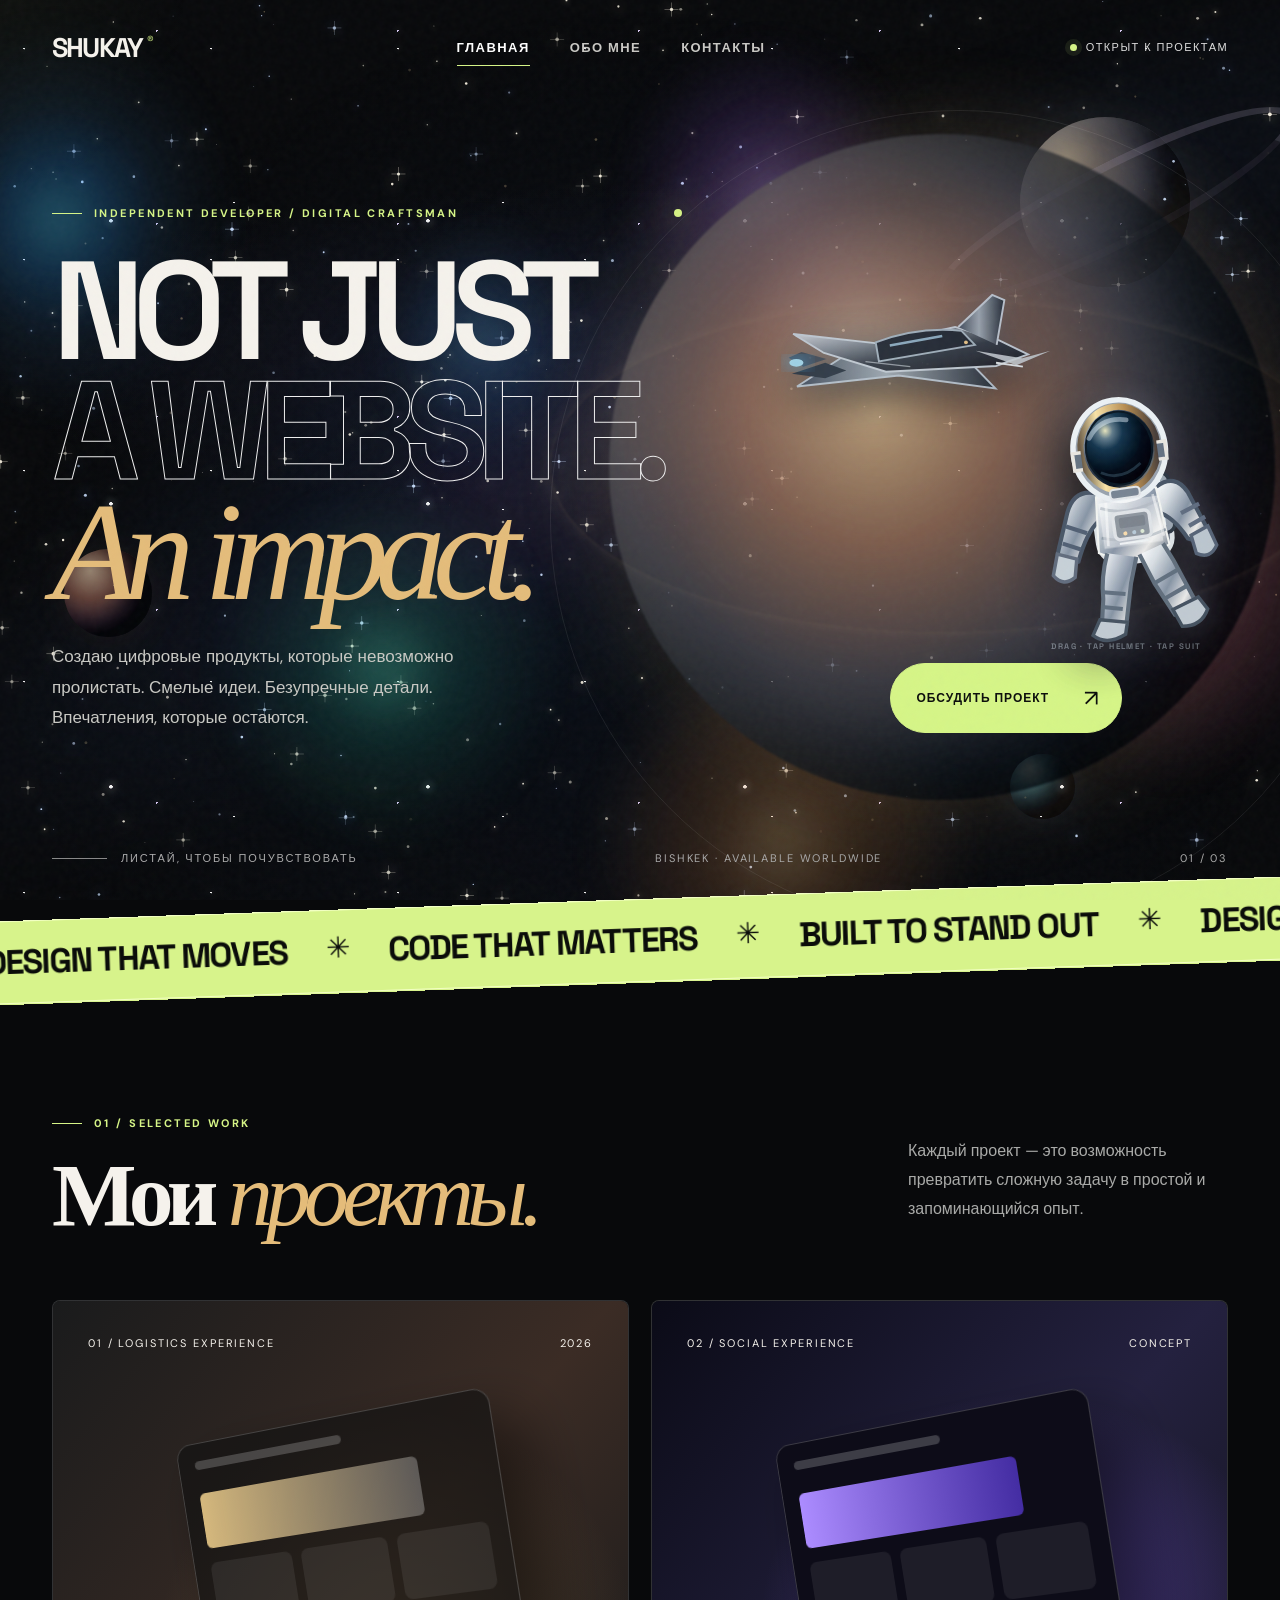
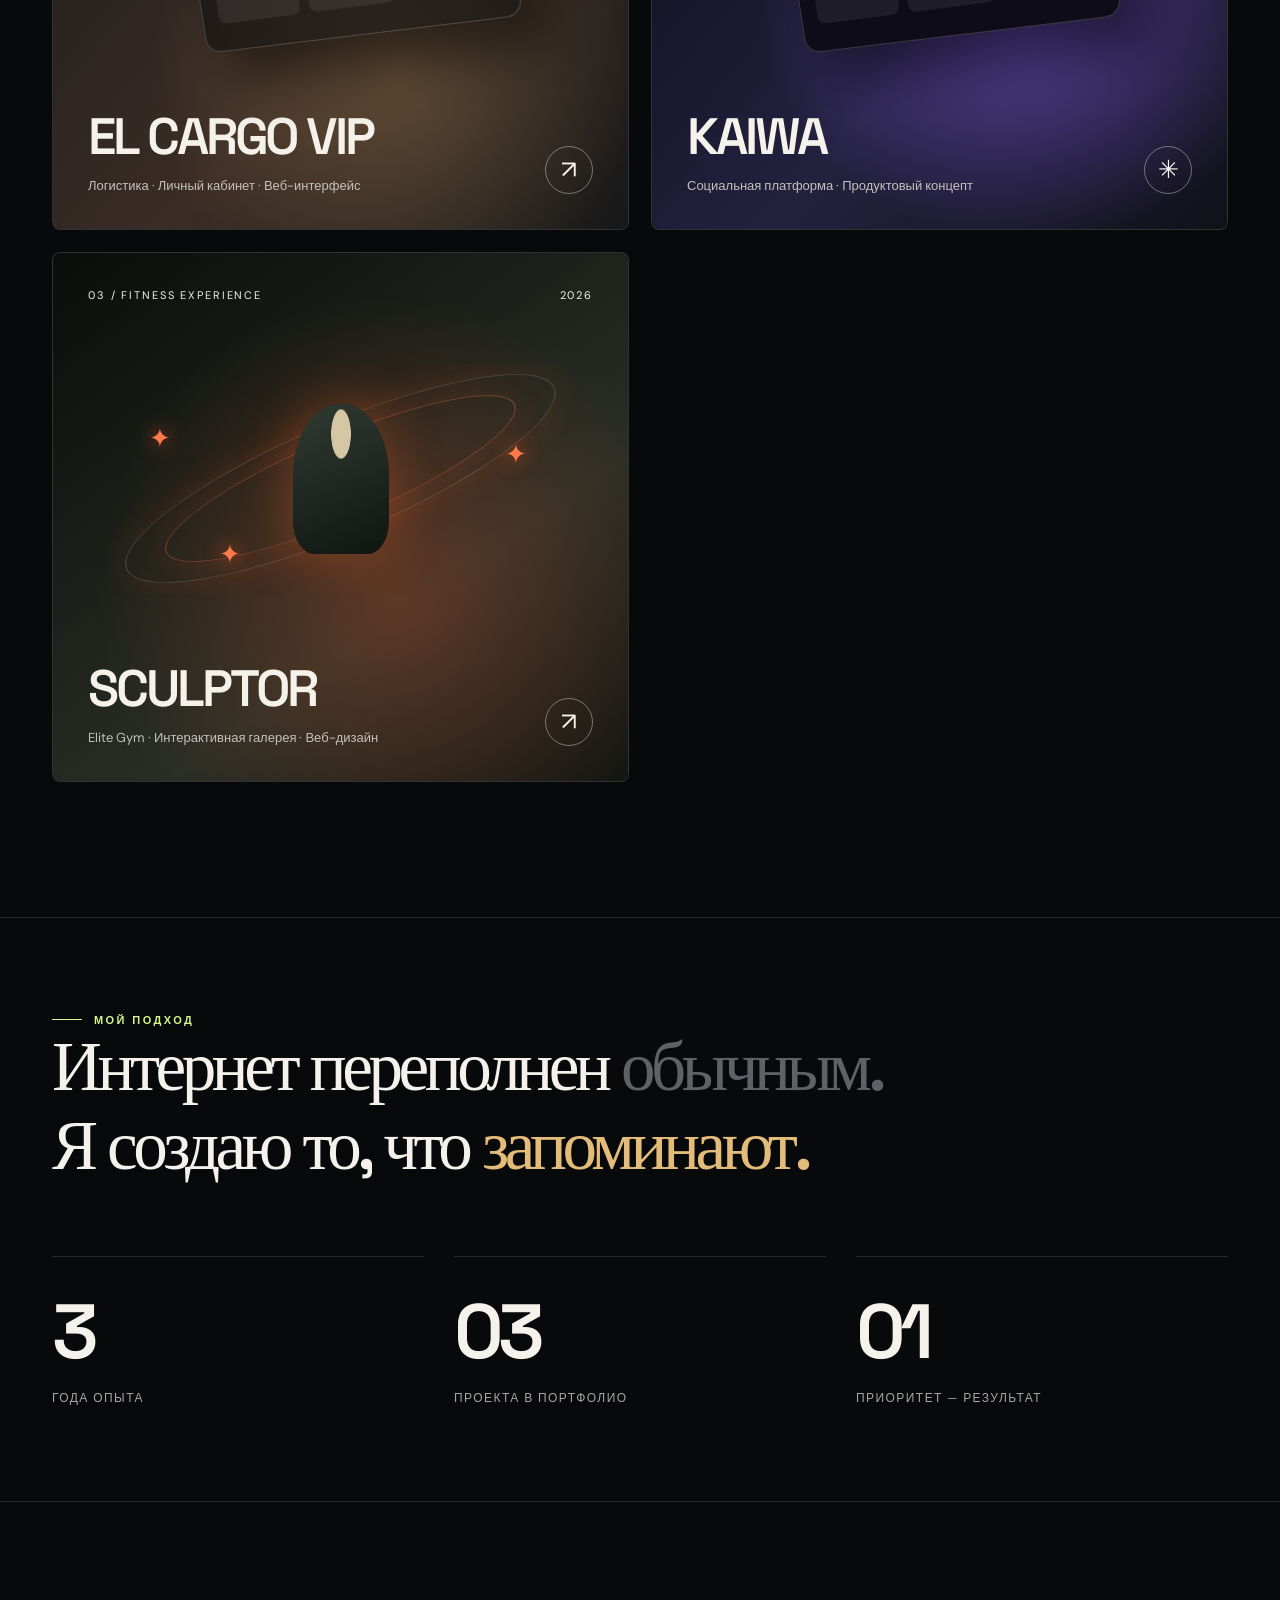
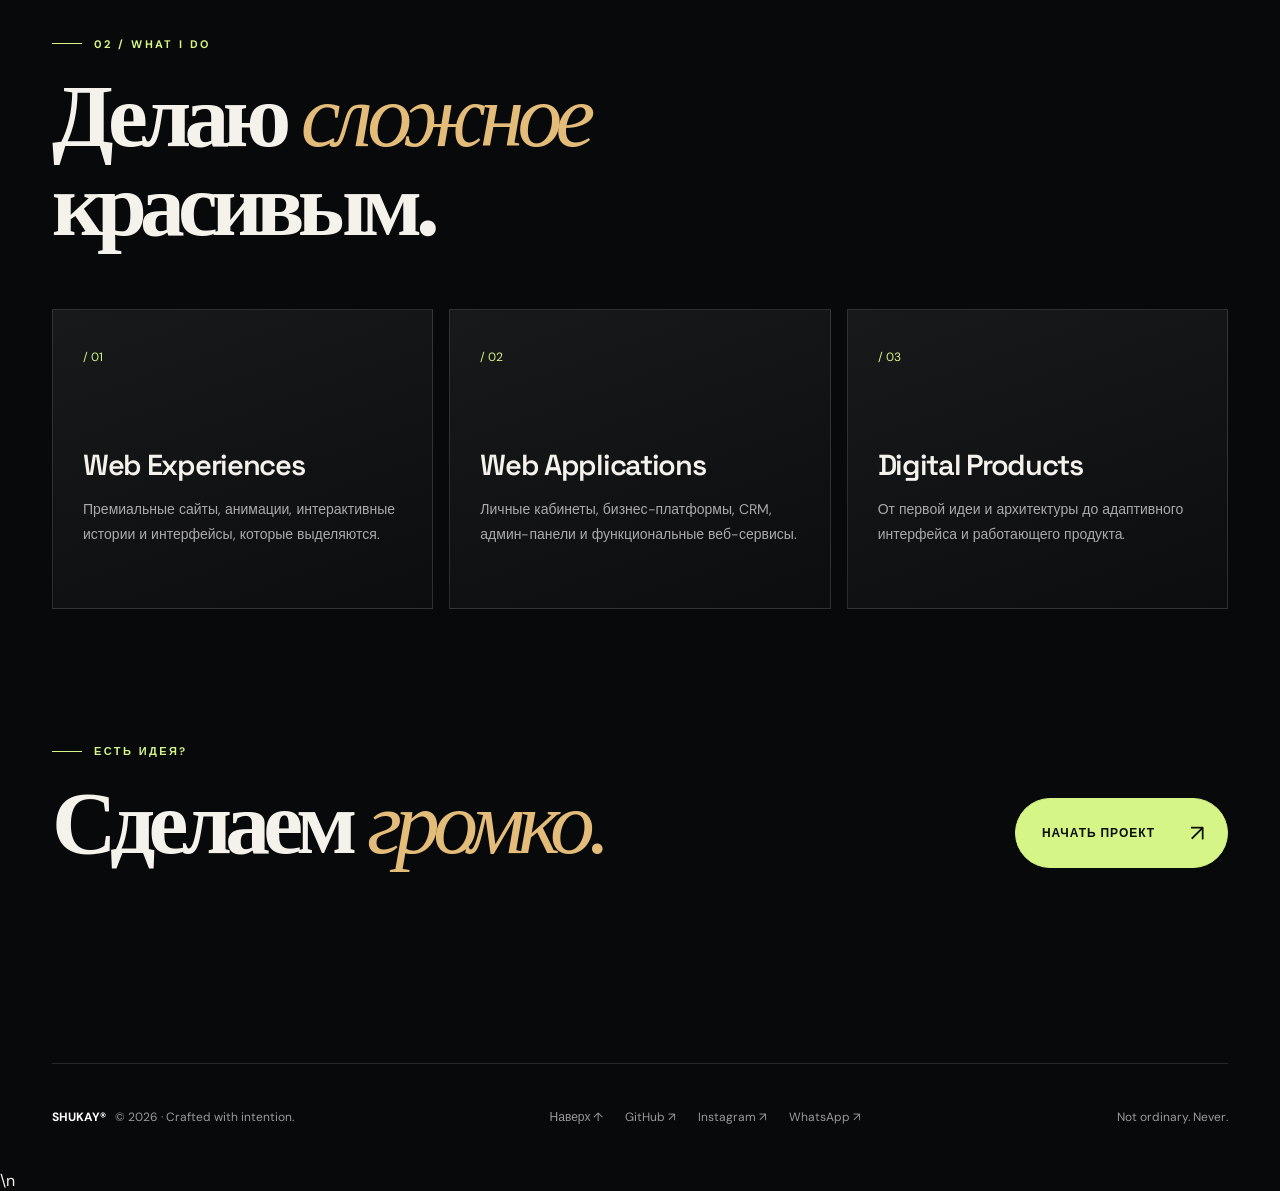
<file: index.html>
<!DOCTYPE html>
<html lang="ru"><head><meta charset="UTF-8"><meta name="viewport" content="width=device-width,initial-scale=1"><meta name="theme-color" content="#090909"><meta name="description" content="SHUKAY — independent digital developer. Websites, experiences and products that feel alive."><title>SHUKAY® — Beyond the ordinary</title><link rel="preconnect" href="https://fonts.googleapis.com"><link rel="preconnect" href="https://fonts.gstatic.com" crossorigin><link href="https://fonts.googleapis.com/css2?family=DM+Sans:wght@400;500;600;700&family=Manrope:wght@400;500;600;700;800&family=Space+Grotesk:wght@400;500;600;700&display=swap" rel="stylesheet"><style>
:root{--bg:#08090b;--fg:#f5f2ec;--muted:#aaa9a4;--line:rgba(255,255,255,.13);--gold:#e4bc7a;--lime:#d6f587;--panel:#131518}*{box-sizing:border-box}html{scroll-behavior:smooth}body{margin:0;background:var(--bg);color:var(--fg);font-family:'DM Sans',sans-serif;overflow-x:hidden}body:before{content:'';position:fixed;inset:0;z-index:80;pointer-events:none;opacity:.14;background-image:url("data:image/svg+xml,%3Csvg viewBox='0 0 180 180' xmlns='http://www.w3.org/2000/svg'%3E%3Cfilter id='n'%3E%3CfeTurbulence type='fractalNoise' baseFrequency='.75' numOctaves='3' stitchTiles='stitch'/%3E%3C/filter%3E%3Crect width='100%25' height='100%25' filter='url(%23n)' opacity='.23'/%3E%3C/svg%3E")}a{color:inherit;text-decoration:none}button,input,textarea{font:inherit}button{cursor:pointer}::selection{background:var(--lime);color:#111}#fx{position:fixed;inset:0;z-index:0;pointer-events:none;opacity:.65}.page{display:none;position:relative;z-index:1;min-height:100vh;animation:pageIn .75s both}.page.active{display:block}@keyframes pageIn{from{opacity:0;transform:translateY(22px)}to{opacity:1;transform:none}}.shell{width:min(1440px,calc(100% - 104px));margin:auto}.nav{height:94px;display:flex;align-items:center;justify-content:space-between;position:relative;z-index:50}.logo{font:800 27px 'Space Grotesk';letter-spacing:-1.8px;display:flex;align-items:center;gap:5px}.logo span{color:var(--lime);font-size:13px;align-self:flex-start;margin-top:2px}.navlinks{display:flex;gap:40px;align-items:center}.navlinks button{border:0;background:none;color:#c9c8c4;font-size:13px;font-weight:700;letter-spacing:.11em;text-transform:uppercase;padding:10px 0;position:relative}.navlinks button:after{content:'';position:absolute;bottom:0;left:0;width:0;height:1px;background:var(--lime);transition:width .3s}.navlinks button:hover:after,.navlinks button.current:after{width:100%}.navlinks button.current{color:white}.nav-right{display:flex;align-items:center;gap:18px}.available{font-size:11px;letter-spacing:.13em;text-transform:uppercase;color:#ddd;display:flex;align-items:center;gap:9px}.pulse{height:7px;width:7px;border-radius:50%;background:var(--lime);box-shadow:0 0 0 5px #d6f58715;animation:pulse 2s infinite}@keyframes pulse{50%{box-shadow:0 0 0 10px #d6f58700}}.menu{display:none;border:1px solid var(--line);background:#111;color:white;border-radius:50%;width:44px;height:44px}.eyebrow{font-size:11px;letter-spacing:.22em;font-weight:700;text-transform:uppercase;color:var(--lime);display:flex;align-items:center;gap:12px}.eyebrow:before{content:'';height:1px;width:30px;background:var(--lime)}.hero{min-height:calc(100svh - 94px);position:relative;display:flex;flex-direction:column;justify-content:center;padding:75px 0 130px}.hero-orb{position:absolute;right:-4%;top:5%;width:52vw;max-width:790px;aspect-ratio:1;z-index:-1;border-radius:50%;background:radial-gradient(circle at 39% 39%,#fff6cc 0%,#e4bc7a 12%,#9e6e4e 27%,#493c41 44%,#1a2630 59%,transparent 69%);filter:blur(1px);opacity:.75;box-shadow:inset 50px 0 100px #06090a,0 0 120px #d6aa6840;animation:float 9s ease-in-out infinite;transform-origin:center}.hero-orb:after{content:'';position:absolute;inset:-9%;border:1px solid #dcb87a30;border-radius:50%;transform:rotateX(65deg) rotate(-35deg);box-shadow:0 0 20px #f0d4aa1c}.orb-ring{position:absolute;right:-12%;top:2%;width:64vw;max-width:900px;aspect-ratio:1;border:1px solid #ffffff14;border-radius:50%;z-index:-2;animation:spin 60s linear infinite}.orb-ring:after{content:'';position:absolute;top:12%;left:15%;width:8px;height:8px;border-radius:50%;background:var(--lime);box-shadow:0 0 30px var(--lime)}@keyframes float{50%{transform:translate(-25px,30px) scale(1.035)}}@keyframes spin{to{transform:rotate(360deg)}}.hero h1{font:600 clamp(70px,10.9vw,176px)/.86 'Space Grotesk';letter-spacing:-.092em;margin:32px 0 28px;max-width:1250px}.hero h1 .outline{-webkit-text-stroke:1px #eee;color:transparent}.hero h1 .italic{font-family:Georgia,serif;font-style:italic;font-weight:400;letter-spacing:-.09em;color:var(--gold)}.hero-sub{display:flex;justify-content:space-between;align-items:end;gap:40px;max-width:1070px}.hero-sub p{max-width:460px;font-size:17px;line-height:1.8;color:#c9c9c4;margin:0}.cta{display:inline-flex;gap:35px;align-items:center;justify-content:space-between;padding:19px 22px 19px 26px;background:var(--lime);color:#0b0d0b;border:1px solid var(--lime);border-radius:100px;font-size:12px;font-weight:800;letter-spacing:.08em;text-transform:uppercase;transition:transform .3s,background .3s;white-space:nowrap}.cta:hover{background:#fff;transform:translateY(-4px)}.cta .arrow{font-size:23px;font-weight:400}.hero-bottom{position:absolute;bottom:35px;left:0;right:0;display:flex;justify-content:space-between;align-items:center;font-size:11px;letter-spacing:.17em;text-transform:uppercase;color:#aaa}.scroll-indicator{display:flex;align-items:center;gap:14px}.scroll-indicator:before{content:'';width:55px;height:1px;background:#888}.ticker{overflow:hidden;background:#d7f38b;color:#0b0d0a;transform:rotate(-2deg) scale(1.025);position:relative;z-index:2;border-top:1px solid #f2ffc3;border-bottom:1px solid #f2ffc3}.ticker-track{display:flex;width:max-content;animation:marquee 23s linear infinite;padding:18px 0;gap:38px}.ticker span{font:700 clamp(19px,2.6vw,34px) 'Space Grotesk';letter-spacing:-.04em;white-space:nowrap}.ticker i{font-style:normal;font-size:28px}@keyframes marquee{to{transform:translateX(-50%)}}section{padding:135px 0}.section-head{display:flex;justify-content:space-between;align-items:end;gap:35px;margin-bottom:60px}.section-head h2,.display{font:600 clamp(48px,7vw,110px)/.99 'Space Grotesk';letter-spacing:-.075em;margin:20px 0 0}.section-head h2 em,.display em{font-family:Georgia,serif;font-weight:400;color:var(--gold)}.section-head p{max-width:320px;color:#a9aaa8;line-height:1.8}.projects{display:grid;grid-template-columns:1fr 1fr;gap:22px}.project{position:relative;border:1px solid var(--line);background:#121416;min-height:530px;border-radius:8px;overflow:hidden;display:flex;flex-direction:column;justify-content:space-between;padding:35px;isolation:isolate;transition:border-color .3s,transform .4s}.project:hover{border-color:#e4bc7a88;transform:translateY(-7px)}.project:before{content:'';position:absolute;inset:0;z-index:-1}.project.cargo:before{background:radial-gradient(ellipse at 60% 70%,#b8905655,transparent 50%),linear-gradient(130deg,#1a1b1c,#3b2c25 55%,#171819)}.project.sculptor:before{background:radial-gradient(ellipse at 60% 65%,#ff5a2840,transparent 62%),linear-gradient(145deg,#0a0d0a,#282e26 65%,#111512)}.sculptor-preview{width:100%;height:230px;position:relative;display:flex;align-items:center;justify-content:center;overflow:hidden}.sculptor-preview .orbit{position:absolute;width:75%;height:58%;border:1px solid #ff754c66;border-radius:50%;transform:rotate(-23deg) scaleY(.62);box-shadow:0 0 45px #ff5a281e}.sculptor-preview .orbit:nth-child(2){width:92%;height:78%;border-color:#ffffff30}.sculptor-preview .figure{z-index:2;width:96px;height:150px;border-radius:48% 48% 22% 22%;background:radial-gradient(ellipse at 50% 20%,#d6c7a4 0 14%,transparent 15%),linear-gradient(155deg,#303b32,#101511);box-shadow:0 0 55px #ff6b2e55}.sculptor-preview .star{position:absolute;color:#ff794b;font-size:26px;text-shadow:0 0 20px #ff5a28}.sculptor-preview .star.a{left:12%;top:25%}.sculptor-preview .star.b{right:13%;top:32%}.sculptor-preview .star.c{left:26%;bottom:10%}.project.kaiwa:before{background:radial-gradient(ellipse at 65% 60%,#805df088,transparent 50%),linear-gradient(130deg,#0b0b17,#24213f 55%,#111119)}.project-top{display:flex;justify-content:space-between;font-size:11px;letter-spacing:.17em;text-transform:uppercase}.project-visual{height:230px;display:grid;place-items:center;perspective:800px}.mock{width:65%;height:220px;border:1px solid #ffffff30;border-radius:16px;background:#111a;box-shadow:25px 30px 55px #0008;transform:rotate(-9deg) rotateY(-15deg);overflow:hidden;padding:18px;transition:transform .5s}.project:hover .mock{transform:rotate(-2deg) rotateY(0)}.mock-top{height:9px;width:55%;border-radius:20px;background:#ffffff33;margin-bottom:25px}.mock-hero{height:58px;width:80%;background:linear-gradient(90deg,#d4b77c,#ffffff45);border-radius:6px;margin-bottom:15px}.mock-row{display:flex;gap:10px}.mock-row span{height:65px;flex:1;border-radius:8px;background:#ffffff12}.kaiwa .mock{background:#0d0c18}.kaiwa .mock-hero{background:linear-gradient(90deg,#ac8cff,#442da3)}.project-bottom{display:flex;justify-content:space-between;align-items:end;gap:12px}.project h3{font:600 clamp(30px,4vw,52px) 'Space Grotesk';letter-spacing:-.06em;margin:0 0 8px}.project p{color:#c4c1bc;margin:0;font-size:13px}.project .go{width:48px;height:48px;border:1px solid #ffffff60;border-radius:50%;display:grid;place-items:center;font-size:25px}.statement{border-top:1px solid var(--line);border-bottom:1px solid var(--line);padding:95px 0}.statement p{font:500 clamp(34px,5.4vw,82px)/1.15 'Space Grotesk';letter-spacing:-.065em;margin:0}.statement .dim{color:#606166}.statement .gold{color:var(--gold)}.metrics{display:grid;grid-template-columns:repeat(3,1fr);gap:30px;margin-top:70px}.metric{border-top:1px solid var(--line);padding-top:25px}.metric strong{font:600 clamp(50px,6vw,86px) 'Space Grotesk';letter-spacing:-.08em}.metric span{display:block;font-size:12px;text-transform:uppercase;letter-spacing:.12em;color:#a7a7a3;margin-top:10px}.services{display:grid;grid-template-columns:repeat(3,1fr);gap:16px}.service{border:1px solid var(--line);padding:35px 30px;min-height:300px;background:linear-gradient(160deg,#17191b,#0c0d0e);transition:background .3s}.service:hover{background:#1c211d}.service .num{font-size:12px;color:var(--lime)}.service h3{font:600 29px 'Space Grotesk';letter-spacing:-.045em;margin:80px 0 14px}.service p{font-size:14px;color:#aaa;line-height:1.75}.footer{border-top:1px solid var(--line);padding:45px 0;display:flex;justify-content:space-between;gap:25px;align-items:center;color:#999;font-size:12px}.footer strong{color:white}.footer a:hover{color:var(--lime)}.footerlinks{display:flex;gap:22px}.inner-hero{padding:110px 0 100px;position:relative;overflow:hidden}.inner-hero .display{max-width:1100px}.inner-hero .lead{font-size:clamp(18px,2vw,26px);line-height:1.65;max-width:730px;color:#c0c1bb;margin:45px 0 0}.glow{position:absolute;right:-200px;top:-150px;width:650px;height:650px;background:radial-gradient(circle,#d7a86d33,transparent 65%);pointer-events:none}.about-grid{display:grid;grid-template-columns:1fr 1fr;gap:70px;align-items:start}.about-grid h2{font:600 clamp(36px,4vw,62px) 'Space Grotesk';letter-spacing:-.06em;margin:0}.about-grid p{line-height:1.95;color:#b9b9b4;font-size:16px}.tech-section{padding-top:35px}.tech-groups{display:grid;grid-template-columns:repeat(3,1fr);gap:18px}.tech-group{background:#121416;border:1px solid var(--line);padding:30px;min-height:260px}.tech-group h3{font-size:12px;letter-spacing:.15em;text-transform:uppercase;color:var(--gold);margin:0 0 28px}.tags{display:flex;flex-wrap:wrap;gap:9px}.tag{padding:10px 13px;border:1px solid #ffffff24;border-radius:40px;color:#ddd;font-size:12px}.timeline{border-top:1px solid var(--line)}.timeline-row{display:grid;grid-template-columns:100px 1fr 1.3fr;gap:20px;border-bottom:1px solid var(--line);padding:35px 0}.timeline-row span{color:var(--lime);font-size:13px}.timeline-row h3{font:600 25px 'Space Grotesk';margin:0}.timeline-row p{color:#aaa;line-height:1.7;margin:0}.contact-hero{padding-bottom:45px}.contact-hero .display{font-size:clamp(65px,10vw,158px)}.contact-layout{display:grid;grid-template-columns:1fr 1.2fr;gap:80px;padding:40px 0 120px}.contact-details h3{font:600 32px 'Space Grotesk';letter-spacing:-.05em}.contact-details p{color:#aaa;line-height:1.8;max-width:330px}.contact-link{display:flex;justify-content:space-between;border-bottom:1px solid var(--line);padding:23px 0;font-size:15px;transition:color .2s}.contact-link:hover{color:var(--lime)}.form{background:#131518;border:1px solid var(--line);padding:45px}.form label{display:block;font-size:11px;letter-spacing:.15em;text-transform:uppercase;color:#aaa;margin-bottom:12px}.form input,.form textarea{width:100%;background:none;border:0;border-bottom:1px solid #ffffff35;border-radius:0;padding:10px 0 18px;margin-bottom:33px;color:white;outline:none;resize:vertical}.form input:focus,.form textarea:focus{border-color:var(--lime)}.form .cta{width:100%}.form small{display:block;margin-top:20px;color:#888;line-height:1.6}.reveal{opacity:0;transform:translateY(45px);transition:opacity .85s,transform .85s}.reveal.visible{opacity:1;transform:none}.cursor-glow{position:fixed;width:420px;height:420px;pointer-events:none;z-index:0;border-radius:50%;background:radial-gradient(circle,#d6f5870a,transparent 65%);transform:translate(-50%,-50%)}@media(max-width:900px){.shell{width:min(100% - 44px,1440px)}.nav{height:80px}.navlinks{display:none;position:absolute;top:75px;right:0;left:0;background:#151719;border:1px solid var(--line);padding:20px;flex-direction:column;gap:12px;align-items:stretch}.navlinks.open{display:flex}.navlinks button{text-align:left}.menu{display:block}.available{display:none}.hero{min-height:760px;padding-top:90px}.hero-orb{width:75vw;right:-25%;top:8%}.orb-ring{width:95vw;right:-40%}.hero h1{font-size:clamp(64px,12vw,112px)}.section-head{display:block}.projects,.about-grid,.contact-layout{grid-template-columns:1fr}.services,.tech-groups{grid-template-columns:1fr 1fr}.contact-layout{gap:35px}.inner-hero{padding:90px 0 55px}}@media(max-width:600px){.shell{width:calc(100% - 34px)}.logo{font-size:24px}.hero{min-height:calc(100svh - 80px);padding:80px 0 115px}.hero h1{font-size:clamp(60px,14.5vw,90px);letter-spacing:-.095em;margin:25px 0 35px}.hero-orb{width:105vw;right:-47%;top:12%;opacity:.55}.orb-ring{width:125vw;right:-55%}.hero-sub{align-items:start;flex-direction:column;gap:27px}.hero-sub p{font-size:15px}.hero-bottom{font-size:9px;bottom:24px}.hero-bottom .coordinates{display:none}section{padding:85px 0}.section-head h2,.display{font-size:clamp(47px,12vw,75px)}.section-head{margin-bottom:35px}.projects,.services,.tech-groups{grid-template-columns:1fr}.project{min-height:460px;padding:24px}.project-visual{height:200px}.statement{padding:70px 0}.metrics{gap:10px}.metric strong{font-size:45px}.metric span{font-size:9px;line-height:1.5}.timeline-row{grid-template-columns:1fr;gap:10px}.form{padding:25px}.footer{flex-direction:column;align-items:flex-start}.inner-hero{padding-top:70px}.contact-hero .display{font-size:clamp(62px,13vw,100px)}}@media(prefers-reduced-motion:reduce){*,*:before,*:after{animation-duration:.01ms!important;transition-duration:.01ms!important;scroll-behavior:auto!important}.reveal{opacity:1;transform:none}}
</style><style id="cosmic-upgrade">
:root{--space-gold:#f1d9a9}html{cursor:none}a,button,input,select,textarea{cursor:none!important}
#cosmicSky{position:fixed;inset:0;z-index:0;pointer-events:none;overflow:hidden;opacity:.85;background:radial-gradient(ellipse 75% 19% at 54% 42%,rgba(114,89,163,.11),transparent 70%),radial-gradient(ellipse 36% 45% at 10% 78%,rgba(38,65,130,.11),transparent 70%)}
#cosmicSky:before{content:"";position:absolute;width:170vw;height:34vw;left:-30vw;top:22vh;transform:rotate(-25deg);background:radial-gradient(ellipse at center,rgba(228,200,230,.13) 0%,rgba(101,80,170,.12) 20%,rgba(47,80,145,.065) 39%,transparent 70%);filter:blur(26px);animation:nebulaDrift 35s ease-in-out infinite alternate}
#cosmicSky:after{content:"";position:absolute;inset:0;background-image:radial-gradient(1px 1px at 13% 23%,#fff 95%,transparent),radial-gradient(1px 1px at 65% 16%,#e4d4ff 95%,transparent),radial-gradient(2px 2px at 35% 78%,#fff 80%,transparent),radial-gradient(1px 1px at 87% 66%,#fff 95%,transparent);background-size:187px 211px,241px 193px,317px 283px,269px 307px;opacity:.45;animation:starFloat 60s linear infinite}
.cosmic-planet{position:absolute;border-radius:50%;box-shadow:inset -22px -14px 35px rgba(0,0,0,.85),inset 9px 7px 24px rgba(255,255,255,.15),0 0 70px rgba(130,111,214,.13);animation:planetFloat 17s ease-in-out infinite alternate}
.cosmic-planet.one{width:170px;height:170px;right:7%;top:13%;background:radial-gradient(circle at 31% 26%,#a4a0bf 0%,#6c6999 17%,#373557 44%,#141529 72%);opacity:.6}
.cosmic-planet.two{width:88px;height:88px;left:5%;top:61%;background:radial-gradient(circle at 28% 23%,#d6a98a,#925b63 37%,#332438 75%);animation-delay:-7s;opacity:.6}
.cosmic-planet.three{width:65px;height:65px;right:16%;bottom:9%;background:radial-gradient(circle at 28% 24%,#b1d7dc,#366b83 42%,#101e33 77%);animation-delay:-12s;opacity:.55}
.cosmic-planet.one:after{content:"";position:absolute;width:225%;height:40%;left:-62%;top:27%;border:8px solid rgba(208,195,230,.28);border-left-color:rgba(208,195,230,.08);border-bottom-color:rgba(208,195,230,.11);border-radius:50%;transform:rotate(-27deg)}
#astro{position:fixed;z-index:2;pointer-events:none;width:125px;height:160px;right:7%;top:49%;filter:drop-shadow(0 12px 24px rgba(0,0,0,.5));animation:astronautDrift 14s ease-in-out infinite alternate;opacity:.87}
#astro svg{width:100%;height:100%}
#starCursor{position:fixed;top:0;left:0;width:30px;height:30px;z-index:9999;pointer-events:none;transform:translate(-50%,-50%);filter:drop-shadow(0 0 7px #fff5d1);will-change:transform}
#starCursor svg{width:100%;height:100%;animation:cursorPulse 3s ease-in-out infinite}
#burstLayer{position:fixed;inset:0;z-index:150;pointer-events:none;overflow:hidden}
.supernova{position:absolute;width:16px;height:16px;transform:translate(-50%,-50%);border-radius:50%;background:#fff;box-shadow:0 0 18px 10px #fff,0 0 55px 30px #f7d4ff,0 0 125px 65px #9c75e5;animation:flashOut 1.7s ease-out forwards}
.supernova:before,.supernova:after{content:"";position:absolute;left:50%;top:50%;width:10px;height:10px;border:2px solid rgba(245,222,255,.95);border-radius:50%;transform:translate(-50%,-50%);animation:shockwave 2s cubic-bezier(.08,.65,.22,1) forwards}
.supernova:after{animation-delay:.13s;border-color:rgba(246,209,158,.7)}
.burst-ray{position:absolute;width:var(--len);height:2px;left:0;top:0;transform-origin:left center;transform:rotate(var(--angle));background:linear-gradient(90deg,#fff,#e8c7ff 30%,transparent);animation:rayOut 1.2s ease-out forwards}
.spark{position:absolute;width:var(--size);height:var(--size);border-radius:50%;background:var(--color);box-shadow:0 0 9px var(--color);animation:sparkFly var(--dur) cubic-bezier(.12,.53,.3,1) forwards}
.cosmic-rumble .page.active h1,.cosmic-rumble .page.active h2,.cosmic-rumble .page.active p,.cosmic-rumble .page.active .eyebrow,.cosmic-rumble header{animation:textRumble .75s linear both!important}
@keyframes nebulaDrift{to{transform:rotate(-19deg) translate(5vw,4vh);opacity:.65}}@keyframes starFloat{to{background-position:100px -110px,-90px 150px,60px 80px,-110px -60px}}@keyframes planetFloat{to{transform:translate(25px,-35px) rotate(10deg)}}@keyframes astronautDrift{0%{transform:translate(0,0) rotate(-13deg)}50%{transform:translate(-45px,-52px) rotate(7deg)}100%{transform:translate(25px,-90px) rotate(23deg)}}@keyframes cursorPulse{50%{transform:rotate(30deg) scale(1.24)}}@keyframes flashOut{0%{opacity:0;transform:translate(-50%,-50%) scale(.2)}12%{opacity:1;transform:translate(-50%,-50%) scale(1.8)}40%{opacity:1}100%{opacity:0;transform:translate(-50%,-50%) scale(.05)}}@keyframes shockwave{0%{width:8px;height:8px;opacity:1}100%{width:720px;height:720px;opacity:0}}@keyframes rayOut{0%{opacity:0;scale:.2}25%{opacity:1}100%{opacity:0;scale:2.4}}@keyframes sparkFly{0%{opacity:1;transform:translate(0,0) scale(1)}100%{opacity:0;transform:translate(var(--dx),var(--dy)) scale(.1)}}@keyframes textRumble{0%,100%{transform:translate(0,0)}10%,30%,50%{transform:translate(-3px,2px)}20%,40%,60%{transform:translate(4px,-2px)}70%{transform:translate(-1px,1px)}}
@media(max-width:700px){#astro{width:72px;height:96px;right:2%;top:40%;opacity:.65}.cosmic-planet.one{width:94px;height:94px;right:5%;top:18%}.cosmic-planet.two{width:52px;height:52px}.cosmic-planet.three{width:35px;height:35px}#starCursor{display:none}html,a,button,input,select,textarea{cursor:auto!important}}
@media(prefers-reduced-motion:reduce){#astro,.cosmic-planet,#cosmicSky:before,#cosmicSky:after,#starCursor svg{animation:none!important}.supernova,.spark,.burst-ray{display:none}}
</style><style id="cinematic-polish">
#cosmicSky{opacity:1;background:radial-gradient(ellipse 80% 25% at 56% 39%,rgba(83,93,167,.15),transparent 75%),radial-gradient(ellipse at 50% 70%,rgba(14,30,60,.2),transparent 70%)}
#cosmicSky:after{opacity:.95;filter:drop-shadow(0 0 4px #f3f7ff)}
.cosmic-planet{overflow:visible;filter:contrast(1.12) saturate(.88)}
.cosmic-planet.one{background:radial-gradient(circle at 26% 25%,#d5c5aa,#827b7c 22%,#4d536b 49%,#161e32 74%,#090b12 86%);box-shadow:inset -32px -22px 40px #000e,inset 8px 7px 17px #ffffff48,0 0 70px #a2b8d126}
.cosmic-planet.two{background:radial-gradient(circle at 30% 25%,#e7c7a4,#9c6452 31%,#573b4d 58%,#10111b 83%);box-shadow:inset -18px -10px 26px #000e,0 0 35px #ba765329}
.cosmic-planet.three{background:radial-gradient(circle at 30% 23%,#d9f0e7,#4c94a1 26%,#2a576d 47%,#0b1526 79%);box-shadow:inset -18px -13px 24px #000d,0 0 30px #85baff25}
.hero-orb{background:radial-gradient(circle at 38% 28%,#ffffff30,transparent 19%),radial-gradient(circle at 40% 42%,#e6c28e 0%,#a57961 23%,#4b4a52 48%,#172431 67%,#080c14 80%);box-shadow:inset -65px -32px 90px #000c,inset 22px 15px 60px #f2d9b029,0 0 100px #d6aa6840}
#astro{width:clamp(135px,14vw,225px);height:auto;aspect-ratio:260/380;right:5%;top:42%;z-index:5;pointer-events:auto;touch-action:none;cursor:none!important;opacity:.97;filter:drop-shadow(-12px 14px 22px #000b) drop-shadow(0 0 14px #d7e6ff3a);animation:astronautDrift 16s ease-in-out infinite alternate}
#astro svg{overflow:visible;filter:contrast(1.08)}
#astro:active{cursor:none!important}
#astro.dragging{animation:none}
#astro #astroHead{transform-box:fill-box;transform-origin:center}
#astro.flip #astroBody{animation:astroFlip 1.2s cubic-bezier(.2,.7,.3,1)}
#astro.tickled #astroBody{animation:astroTickle .6s ease-in-out 2}
#astro.tickled #leftArm{animation:astroWave .3s ease-in-out 4;transform-box:fill-box;transform-origin:top right}
#astro .astro-hint{font:600 8px 'Space Grotesk',sans-serif;letter-spacing:.18em;text-align:center;color:#cbd8e3;opacity:.5;margin-top:-4px;pointer-events:none}
@keyframes astroFlip{to{transform:rotate(-720deg);transform-origin:130px 195px}}
@keyframes astroTickle{0%,100%{transform:translateX(0)}25%{transform:translateX(-8px) rotate(-4deg)}75%{transform:translateX(8px) rotate(4deg)}}
@keyframes astroWave{50%{transform:rotate(24deg)}}
#starship{position:fixed;z-index:2;right:17%;top:30%;width:clamp(140px,22vw,335px);opacity:.83;pointer-events:none;filter:drop-shadow(0 0 15px #9ec9f83d) drop-shadow(0 13px 20px #000a);animation:shipCruise 23s ease-in-out infinite alternate}
#starship svg{width:100%}
@keyframes shipCruise{0%{transform:translate(35px,-30px) rotate(-6deg) scale(.78)}50%{transform:translate(-80px,10px) rotate(2deg) scale(.93)}100%{transform:translate(-155px,65px) rotate(-8deg) scale(.7)}}
.supernova{box-shadow:0 0 22px 12px #fff,0 0 65px 36px #e9d7ff,0 0 150px 75px #a7a8ff,0 0 230px 100px #718dff55}
#burstLayer{mix-blend-mode:screen}
@media(max-width:700px){#astro{width:105px;right:1%;top:43%;opacity:.82}#starship{width:145px;right:13%;top:30%;opacity:.7}.astro-hint{display:none}}
@media(prefers-reduced-motion:reduce){#starship{animation:none}#astro{animation:none}}
</style><style id="astro-cursor-fix">#astro,#astro *,#astro:active,#astro.dragging{cursor:none!important}@media(max-width:700px){#astro,#astro *,#astro:active{cursor:auto!important}}</style><style id="galaxy-colored-glows">
#galaxyGlows{position:fixed;inset:0;z-index:0;pointer-events:none;overflow:hidden;isolation:isolate}
#galaxyGlows .nebula-glow{position:absolute;display:block;border-radius:50%;transform:translate3d(0,0,0);mix-blend-mode:screen;opacity:.76;filter:blur(18px);animation:nebulaBreath 13s ease-in-out infinite alternate;will-change:opacity,transform}
#galaxyGlows .nebula-glow:nth-child(1){left:-9%;top:3%;width:27vw;height:30vw;min-width:230px;min-height:230px;background:radial-gradient(ellipse,#50d8ff80 0%,#258fe95c 18%,#2d7cc020 43%,transparent 72%);animation-delay:-3s}
#galaxyGlows .nebula-glow:nth-child(2){left:49%;top:5%;width:22vw;height:24vw;min-width:180px;min-height:180px;background:radial-gradient(ellipse,#b58aff80 0%,#8d55df4c 25%,transparent 72%);animation-delay:-8s}
#galaxyGlows .nebula-glow:nth-child(3){right:-6%;top:40%;width:29vw;height:33vw;min-width:240px;min-height:240px;background:radial-gradient(ellipse,#ff91ba65 0%,#c84c8c3e 25%,transparent 70%);animation-delay:-5s}
#galaxyGlows .nebula-glow:nth-child(4){left:17%;top:55%;width:26vw;height:27vw;min-width:220px;min-height:220px;background:radial-gradient(ellipse,#55efc477 0%,#1caa8b38 26%,transparent 72%);animation-delay:-11s}
#galaxyGlows .nebula-glow:nth-child(5){right:24%;bottom:-15%;width:30vw;height:30vw;min-width:250px;min-height:250px;background:radial-gradient(ellipse,#ffca7e69 0%,#e98c3d3b 24%,transparent 70%);animation-delay:-1s}
#galaxyGlows .nebula-glow:nth-child(6){left:30%;top:25%;width:15vw;height:18vw;min-width:140px;min-height:160px;background:radial-gradient(ellipse,#75c8ff6b 0%,#388dd93c 22%,transparent 72%);animation-delay:-6s}
@keyframes nebulaBreath{from{opacity:.44;transform:translate3d(-12px,10px,0) scale(.88)}to{opacity:.9;transform:translate3d(18px,-15px,0) scale(1.15)}}
@media(max-width:700px){#galaxyGlows .nebula-glow{opacity:.5;filter:blur(25px)}}
@media(prefers-reduced-motion:reduce){#galaxyGlows .nebula-glow{animation:none}}
</style><style id="mobile-cosmic-experience">
/* Mobile keeps the same cinematic galaxy instead of reducing it to a flat background. */
@media(max-width:700px){
html,body{max-width:100%;overflow-x:clip}
#cosmicSky{opacity:1!important}
#galaxyGlows .nebula-glow{opacity:.83!important;filter:blur(13px)!important;animation-duration:16s}
#galaxyGlows .nebula-glow:nth-child(1){left:-35%;top:2%;width:85vw;height:85vw}
#galaxyGlows .nebula-glow:nth-child(2){left:38%;top:10%;width:72vw;height:72vw}
#galaxyGlows .nebula-glow:nth-child(3){right:-42%;top:36%;width:90vw;height:90vw}
#galaxyGlows .nebula-glow:nth-child(4){left:-32%;top:58%;width:90vw;height:90vw}
#galaxyGlows .nebula-glow:nth-child(5){right:-30%;bottom:-12%;width:90vw;height:90vw}
#galaxyGlows .nebula-glow:nth-child(6){left:14%;top:27%;width:62vw;height:62vw}
#fx{opacity:.9!important}
.hero{min-height:calc(100svh - 80px);padding-top:65px;padding-bottom:115px;isolation:isolate}
.hero-orb{width:112vw!important;right:-53%!important;top:6%!important;opacity:.76!important;filter:drop-shadow(0 0 30px #ddbd8250)}
.orb-ring{width:145vw!important;right:-74%!important;top:4%!important;opacity:.8}
.hero h1{position:relative;z-index:2;font-size:clamp(56px,14.3vw,96px);line-height:.94;overflow-wrap:normal}
.hero-sub{position:relative;z-index:2}
.hero-sub p{max-width:340px;text-shadow:0 2px 12px #000}
#astro{width:clamp(92px,26vw,130px)!important;height:auto!important;aspect-ratio:260/380;right:0!important;top:48%!important;opacity:.95!important;filter:drop-shadow(0 0 18px #9bc7ff55) drop-shadow(0 10px 18px #000c)}
#starship{width:clamp(135px,39vw,200px)!important;right:5%!important;top:26%!important;opacity:.85!important}
.cosmic-planet.one{width:clamp(90px,25vw,135px);height:auto;aspect-ratio:1;right:1%;top:14%}
.cosmic-planet.two{opacity:.85}.cosmic-planet.three{opacity:.9}
.nav{position:relative;z-index:100}
.navlinks.open{z-index:101;box-shadow:0 20px 55px #000b;backdrop-filter:blur(20px);background:#10131af0}
.ticker{z-index:4}
.project,.project-visual{overflow:hidden}
.cta{max-width:100%;white-space:normal}
}
@media(max-width:390px){.hero h1{font-size:clamp(49px,13.8vw,65px)}.hero-sub p{font-size:14px}.hero-orb{top:9%!important}.hero{padding-top:52px}#astro{top:52%!important}}
@media(prefers-reduced-motion:reduce){#galaxyGlows .nebula-glow{animation:none!important}}
</style></head><body><div id="cosmicSky" aria-hidden="true"><div class="cosmic-planet one"></div><div class="cosmic-planet two"></div><div class="cosmic-planet three"></div></div><div id="astro" aria-label="Интерактивный космонавт" role="img"><svg viewBox="0 0 260 380" xmlns="http://www.w3.org/2000/svg"><defs><linearGradient id="suitReal" x1="0" y1="0" x2="1" y2="1"><stop stop-color="#fff"/><stop offset=".24" stop-color="#d8dee3"/><stop offset=".53" stop-color="#8996a6"/><stop offset=".77" stop-color="#e9e9e7"/><stop offset="1" stop-color="#556478"/></linearGradient><linearGradient id="darkMetal" x1="0" y1="0" x2="1" y2="1"><stop stop-color="#d6e2ee"/><stop offset=".4" stop-color="#344052"/><stop offset=".65" stop-color="#0c1826"/><stop offset="1" stop-color="#d8d3c7"/></linearGradient><radialGradient id="helmetGlass" cx=".33" cy=".24" r=".86"><stop stop-color="#e3e2bd"/><stop offset=".13" stop-color="#657e8d"/><stop offset=".3" stop-color="#1b3b53"/><stop offset=".65" stop-color="#07131f"/><stop offset="1" stop-color="#02050b"/></radialGradient><linearGradient id="goldRim"><stop stop-color="#6e604c"/><stop offset=".26" stop-color="#f5e1a8"/><stop offset=".65" stop-color="#b78f56"/><stop offset="1" stop-color="#4c433e"/></linearGradient><filter id="grainSuit"><feTurbulence type="fractalNoise" baseFrequency=".4" numOctaves="3" seed="7" result="n"/><feColorMatrix in="n" type="saturate" values="0"/><feComponentTransfer><feFuncA type="linear" slope=".14"/></feComponentTransfer><feBlend in="SourceGraphic" mode="multiply"/></filter><filter id="softGlow"><feGaussianBlur stdDeviation="4"/></filter></defs>
<g id="astroBody" transform="rotate(-8 130 195)">
<rect x="83" y="132" width="108" height="135" rx="32" fill="#66717e" stroke="#dce1e4" stroke-width="7"/>
<rect x="165" y="145" width="32" height="87" rx="12" fill="#9da8b2" stroke="#343e4a" stroke-width="5"/><path d="M183 153v68" stroke="#e4edf4" stroke-width="3"/>
<g id="leftArm"><path d="M89 161Q59 151 45 183L24 237Q18 251 36 259L51 256Q68 216 88 202" fill="url(#suitReal)" stroke="#4e5b6c" stroke-width="6"/><path d="M40 203l29 14M32 227l25 12" stroke="#566477" stroke-width="6"/><path d="M22 241l27 11-6 26q-19 12-31-7z" fill="#c6d0d6" stroke="#667080" stroke-width="5"/></g>
<g id="rightArm"><path d="M178 164Q207 148 222 178L241 230Q247 245 228 252L213 245Q196 210 175 201" fill="url(#suitReal)" stroke="#4e5b6c" stroke-width="6"/><path d="M208 207l28-10M217 227l25-10" stroke="#657184" stroke-width="6"/><path d="M218 241l26-10 9 29q-12 20-31 8z" fill="#bdc7cf" stroke="#5c697a" stroke-width="5"/></g>
<path d="M89 167Q128 146 177 165L185 249Q137 279 82 248Z" fill="url(#suitReal)" stroke="#f1f3f0" stroke-width="3"/><path d="M93 184q35 17 83 0M89 227q43 16 94 0" stroke="#788695" stroke-width="4" fill="none" opacity=".7"/><path d="M102 177l-5 63M171 174l8 62" stroke="#f6f7f6" stroke-width="4" opacity=".6"/><rect x="109" y="195" width="53" height="38" rx="7" fill="#3a4756" stroke="#c7cfd5" stroke-width="5"/><rect x="117" y="202" width="38" height="15" rx="3" fill="#192839"/><circle cx="124" cy="225" r="3" fill="#f2c36f"/><circle cx="137" cy="225" r="3" fill="#81a4b8"/><circle cx="149" cy="225" r="3" fill="#c3d9b3"/><path d="M114 239h42" stroke="#e2e9eb" stroke-width="3"/>
<g id="leftLeg"><path d="M94 250q-14 33-15 65l-7 36q12 16 35 5l15-58 13-37" fill="url(#suitReal)" stroke="#667381" stroke-width="6"/><path d="M80 305l32 7M76 326l29 7" stroke="#667483" stroke-width="6"/><path d="M70 344l39 9-5 17q-30 13-47-5z" fill="#c3cbd2" stroke="#4c5866" stroke-width="5"/></g>
<g id="rightLeg"><path d="M140 258l16 45 23 49q21 6 34-10l-25-68-12-27" fill="url(#suitReal)" stroke="#667381" stroke-width="6"/><path d="M157 302l34-14M169 326l32-13" stroke="#667483" stroke-width="6"/><path d="M177 344l39-13 11 19q-12 24-40 20z" fill="#c3cbd2" stroke="#4c5866" stroke-width="5"/></g>
<g id="astroHead"><ellipse cx="132" cy="104" rx="67" ry="73" fill="#9aa4ae" stroke="#e9eef1" stroke-width="8"/><ellipse cx="132" cy="102" rx="56" ry="61" fill="url(#darkMetal)" stroke="url(#goldRim)" stroke-width="9"/><ellipse cx="132" cy="101" rx="48" ry="53" fill="url(#helmetGlass)" stroke="#111e29" stroke-width="3"/><path d="M91 81Q112 52 148 62" fill="none" stroke="#e8f7ff" stroke-width="7" opacity=".45" stroke-linecap="round"/><path d="M101 133Q129 150 160 127" fill="none" stroke="#6c8ca1" stroke-width="4" opacity=".3"/><rect x="110" y="160" width="43" height="14" rx="5" fill="#7a8794" stroke="#e1e5e8" stroke-width="3"/><path d="M76 100h-12v25h12M187 100h12v25h-12" stroke="#e7e5df" stroke-width="5" fill="#697685"/></g>
<g opacity=".45" filter="url(#grainSuit)"><path d="M91 177h86v66H91z" fill="#fff"/></g></g></svg><div class="astro-hint">DRAG · TAP HELMET · TAP SUIT</div></div><div id="starship" aria-hidden="true"><svg viewBox="0 0 440 230" xmlns="http://www.w3.org/2000/svg"><defs><linearGradient id="hull" x1="0" x2="1" y1="0" y2="1"><stop stop-color="#eef6ff"/><stop offset=".28" stop-color="#8e9cab"/><stop offset=".58" stop-color="#253445"/><stop offset="1" stop-color="#080e19"/></linearGradient><linearGradient id="wing" x1="0" x2="1"><stop stop-color="#34475d"/><stop offset=".45" stop-color="#9eafbe"/><stop offset="1" stop-color="#152434"/></linearGradient><filter id="engineGlow"><feGaussianBlur stdDeviation="12"/></filter></defs><path d="M105 130L25 182 184 165 335 185 275 123" fill="url(#wing)" stroke="#b7cadb" stroke-width="3"/><path d="M66 129L19 100 154 115 272 89 341 110 386 132 336 150 164 159Z" fill="url(#hull)" stroke="#c6d6e5" stroke-width="3"/><path d="M277 89L330 39 349 47 337 117" fill="url(#wing)" stroke="#c4d3e2" stroke-width="3"/><path d="M148 113Q215 88 282 95L303 117 153 143Z" fill="#111f30" stroke="#a2b9cb" stroke-width="3"/><path d="M170 118L252 103" stroke="#a8d6f5" stroke-width="4" opacity=".8"/><path d="M32 128L12 137 35 151 71 139Z" fill="#38495b"/><path d="M69 145L17 162 69 169 102 157Z" fill="#1d3043"/><ellipse cx="24" cy="145" rx="11" ry="6" fill="#c3f4ff"/><ellipse cx="24" cy="145" rx="23" ry="11" fill="#3bb6ff" opacity=".45" filter="url(#engineGlow)"/><path d="M304 126L377 138 421 126 368 149Z" fill="#d4e2ec" opacity=".85"/><path d="M336 145l42 6" stroke="#e9f5fc" stroke-width="3"/><circle cx="289" cy="113" r="3" fill="#f3cf8d"/><path d="M132 143l70 8" stroke="#d9e8f4" stroke-width="2" opacity=".6"/></svg></div><div id="burstLayer" aria-hidden="true"></div><div id="starCursor" aria-hidden="true"><svg viewBox="0 0 40 40"><path d="M20 0L24.2 15.8 40 20 24.2 24.2 20 40 15.8 24.2 0 20 15.8 15.8Z" fill="#fff7e7"/><circle cx="20" cy="20" r="3" fill="#e8b970"/></svg></div><canvas id="fx" aria-hidden="true"></canvas><div id="galaxyGlows" aria-hidden="true"><i class="nebula-glow"></i><i class="nebula-glow"></i><i class="nebula-glow"></i><i class="nebula-glow"></i><i class="nebula-glow"></i><i class="nebula-glow"></i></div><div class="cursor-glow" id="cursorGlow"></div><header class="shell nav"><a class="logo" href="#home" data-page="home">SHUKAY<span>®</span></a><nav class="navlinks" id="navlinks" aria-label="Основная навигация"><button data-page="home" class="current">Главная</button><button data-page="about">Обо мне</button><button data-page="contact">Контакты</button></nav><div class="nav-right"><div class="available"><span class="pulse"></span>Открыт к проектам</div><button class="menu" id="menu" aria-label="Открыть меню">☰</button></div></header>
<main id="home" class="page active"><div class="shell hero"><div class="hero-orb"></div><div class="orb-ring"></div><div class="eyebrow">Independent developer / Digital craftsman</div><h1>NOT JUST<br><span class="outline">A WEBSITE.</span><br><span class="italic">An impact.</span></h1><div class="hero-sub"><p>Создаю цифровые продукты, которые невозможно пролистать. Смелые идеи. Безупречные детали. Впечатления, которые остаются.</p><a href="#contact" data-page="contact" class="cta magnetic">Обсудить проект <span class="arrow">↗</span></a></div><div class="hero-bottom"><span class="scroll-indicator">Листай, чтобы почувствовать</span><span class="coordinates">Bishkek · Available worldwide</span><span>01 / 03</span></div></div><div class="ticker"><div class="ticker-track" id="ticker"><span>DESIGN THAT MOVES</span><i>✳</i><span>CODE THAT MATTERS</span><i>✳</i><span>BUILT TO STAND OUT</span><i>✳</i><span>DESIGN THAT MOVES</span><i>✳</i><span>CODE THAT MATTERS</span><i>✳</i><span>BUILT TO STAND OUT</span><i>✳</i></div></div><section class="shell"><div class="section-head reveal"><div><div class="eyebrow">01 / Selected work</div><h2>Мои <em>проекты.</em></h2></div><p>Каждый проект — это возможность превратить сложную задачу в простой и запоминающийся опыт.</p></div><div class="projects"><a class="project cargo reveal" href="https://shukay1.github.io/el-cargo-vip/" target="_blank" rel="noopener"><div class="project-top"><span>01 / Logistics experience</span><span>2026</span></div><div class="project-visual"><div class="mock"><div class="mock-top"></div><div class="mock-hero"></div><div class="mock-row"><span></span><span></span><span></span></div></div></div><div class="project-bottom"><div><h3>EL CARGO VIP</h3><p>Логистика · Личный кабинет · Веб-интерфейс</p></div><span class="go">↗</span></div></a><article class="project kaiwa reveal"><div class="project-top"><span>02 / Social experience</span><span>Concept</span></div><div class="project-visual"><div class="mock"><div class="mock-top"></div><div class="mock-hero"></div><div class="mock-row"><span></span><span></span><span></span></div></div></div><div class="project-bottom"><div><h3>KAIWA</h3><p>Социальная платформа · Продуктовый концепт</p></div><span class="go">✳</span></div></article><a class="project sculptor reveal" href="https://shukay1.github.io/sculptor/" target="_blank" rel="noopener" aria-label="Открыть проект SCULPTOR ELITE GYM"><div class="project-top"><span>03 / Fitness experience</span><span>2026</span></div><div class="project-visual"><div class="sculptor-preview"><div class="orbit"></div><div class="orbit"></div><div class="figure"></div><span class="star a">✦</span><span class="star b">✦</span><span class="star c">✦</span></div></div><div class="project-bottom"><div><h3>SCULPTOR</h3><p>Elite Gym · Интерактивная галерея · Веб-дизайн</p></div><span class="go">↗</span></div></a></div></section><div class="statement"><div class="shell reveal"><div class="eyebrow">Мой подход</div><p>Интернет переполнен <span class="dim">обычным.</span><br>Я создаю то, что <span class="gold">запоминают.</span></p><div class="metrics"><div class="metric"><strong>3</strong><span>Года опыта</span></div><div class="metric"><strong>03</strong><span>Проекта в портфолио</span></div><div class="metric"><strong>01</strong><span>Приоритет — результат</span></div></div></div></div><section class="shell"><div class="section-head reveal"><div><div class="eyebrow">02 / What I do</div><h2>Делаю <em>сложное</em><br>красивым.</h2></div></div><div class="services"><div class="service reveal"><span class="num">/ 01</span><h3>Web Experiences</h3><p>Премиальные сайты, анимации, интерактивные истории и интерфейсы, которые выделяются.</p></div><div class="service reveal"><span class="num">/ 02</span><h3>Web Applications</h3><p>Личные кабинеты, бизнес-платформы, CRM, админ-панели и функциональные веб-сервисы.</p></div><div class="service reveal"><span class="num">/ 03</span><h3>Digital Products</h3><p>От первой идеи и архитектуры до адаптивного интерфейса и работающего продукта.</p></div></div></section><section class="shell" style="padding-top:0"><div class="section-head reveal"><div><div class="eyebrow">Есть идея?</div><h2>Сделаем <em>громко.</em></h2></div><a href="#contact" data-page="contact" class="cta magnetic">Начать проект <span class="arrow">↗</span></a></div></section></main>
<main id="about" class="page"><div class="shell inner-hero"><div class="glow"></div><div class="eyebrow">02 / The person behind the pixels</div><h1 class="display">I MAKE<br><em>IDEAS</em> FEEL<br>ALIVE<span style="color:var(--lime)">.</span></h1><p class="lead">Привет, я Shukay. Разработчик цифровых продуктов. Для меня хороший сайт — не набор блоков, а характер, ритм и эмоция.</p></div><section class="shell" style="padding-top:20px"><div class="about-grid reveal"><h2>Между логикой<br>и искусством.</h2><div><p>Мне нравится соединять выразительный дизайн с продуманной инженерией. От первой анимации до последнего пикселя — всё должно работать как единое целое.</p><p>Работаю с сайтами, веб-приложениями, пользовательскими кабинетами и цифровыми концептами. В портфолио — EL CARGO VIP, SCULPTOR ELITE GYM и концепция социальной платформы Kaiwa.</p><p>Опыт: 3 года. Работаю удалённо с заказчиками из разных стран.</p></div></div></section><section class="shell tech-section"><div class="section-head reveal"><div><div class="eyebrow">Технологический арсенал</div><h2>Tools of <em>creation.</em></h2></div><p>Широкий стек для разных задач — от интерактивного фронтенда до серверной логики.</p></div><div class="tech-groups"><div class="tech-group reveal"><h3>Frontend & Design</h3><div class="tags"><span class="tag">HTML5</span><span class="tag">CSS3</span><span class="tag">JavaScript</span><span class="tag">TypeScript</span><span class="tag">React</span><span class="tag">Next.js</span><span class="tag">Vue</span><span class="tag">Tailwind</span><span class="tag">GSAP</span><span class="tag">Three.js</span></div></div><div class="tech-group reveal"><h3>Backend & Data</h3><div class="tags"><span class="tag">Node.js</span><span class="tag">Python</span><span class="tag">Java</span><span class="tag">PHP</span><span class="tag">SQL</span><span class="tag">Firebase</span><span class="tag">REST APIs</span><span class="tag">PostgreSQL</span><span class="tag">MongoDB</span></div></div><div class="tech-group reveal"><h3>Platforms & Workflow</h3><div class="tags"><span class="tag">Git</span><span class="tag">GitHub</span><span class="tag">Figma</span><span class="tag">WordPress</span><span class="tag">Android</span><span class="tag">Responsive UI</span><span class="tag">Cloud</span><span class="tag">UI/UX</span></div></div></div></section><section class="shell"><div class="section-head reveal"><div><div class="eyebrow">Как я работаю</div><h2>From <em>zero</em> to wow.</h2></div></div><div class="timeline"><div class="timeline-row reveal"><span>01 / Discover</span><h3>Понимаю задачу</h3><p>Изучаю бизнес, аудиторию, цели и то, что действительно нужно пользователям.</p></div><div class="timeline-row reveal"><span>02 / Design</span><h3>Нахожу характер</h3><p>Создаю структуру, визуальный язык, движение и узнаваемую атмосферу.</p></div><div class="timeline-row reveal"><span>03 / Develop</span><h3>Оживляю идею</h3><p>Превращаю дизайн в быстрый, адаптивный и функциональный продукт.</p></div><div class="timeline-row reveal"><span>04 / Refine</span><h3>Довожу до деталей</h3><p>Тестирую, оптимизирую и готовлю проект к реальному использованию.</p></div></div></section></main>
<main id="contact" class="page"><div class="shell inner-hero contact-hero"><div class="glow"></div><div class="eyebrow">03 / Let's build something unforgettable</div><h1 class="display">GOT A<br><em>BIG IDEA?</em><br>LET'S TALK<span style="color:var(--lime)">.</span></h1><p class="lead">Не нужно начинать с идеального технического задания. Расскажи о своей идее — вместе найдём правильное решение.</p></div><div class="shell contact-layout"><div class="contact-details reveal"><h3>Твой следующий<br>проект начинается здесь.</h3><p>Открыт для разработки сайтов, веб-приложений и долгосрочного сотрудничества.</p><a class="contact-link" href="https://wa.me/996501502168" target="_blank" rel="noopener">WhatsApp · +996 501 502 168 <span>↗</span></a><a class="contact-link" href="https://www.instagram.com/shukay1" target="_blank" rel="noopener">Instagram · @shukay1 <span>↗</span></a><a class="contact-link" href="https://github.com/Shukay1" target="_blank" rel="noopener">GitHub <span>↗</span></a><div style="margin-top:55px" class="eyebrow">Based in Kyrgyzstan · Worldwide online</div></div><form class="form reveal" id="contactForm"><label for="name">Как к вам обращаться?</label><input id="name" name="name" placeholder="Ваше имя" required maxlength="80"><label for="type">Что хотите создать?</label><input id="type" name="type" placeholder="Сайт, магазин, веб-приложение..." required maxlength="120"><label for="budget">Ориентировочный бюджет (необязательно)</label><input id="budget" name="budget" placeholder="Например, $500–1000" maxlength="100"><label for="message">Расскажите о проекте</label><textarea id="message" name="message" rows="3" placeholder="Идея, задачи, сроки..." required maxlength="2000"></textarea><button type="submit" class="cta">Отправить в WhatsApp <span class="arrow">↗</span></button><small>При нажатии откроется WhatsApp с готовым сообщением. Данные не отправляются на сервер этого сайта.</small></form></div></main>
<footer class="shell footer"><div><strong>SHUKAY®</strong> &nbsp; © <span id="year"></span> · Crafted with intention.</div><div class="footerlinks"><a href="#home" data-page="home">Наверх ↑</a><a href="https://github.com/Shukay1" target="_blank" rel="noopener">GitHub ↗</a><a href="https://www.instagram.com/shukay1" target="_blank" rel="noopener">Instagram ↗</a><a href="https://wa.me/996501502168" target="_blank" rel="noopener">WhatsApp ↗</a></div><span>Not ordinary. Never.</span></footer><script>
(()=>{'use strict';const pages=[...document.querySelectorAll('.page')],links=[...document.querySelectorAll('[data-page]')],nav=document.getElementById('navlinks');let observer;function reveal(){observer?.disconnect();observer=new IntersectionObserver(entries=>{entries.forEach(e=>{if(e.isIntersecting){e.target.classList.add('visible');observer.unobserve(e.target)}})},{threshold:.09});document.querySelectorAll('.page.active .reveal').forEach(el=>observer.observe(el))}function show(id){if(!['home','about','contact'].includes(id))id='home';pages.forEach(p=>p.classList.toggle('active',p.id===id));links.forEach(el=>el.classList.toggle('current',el.dataset.page===id));nav.classList.remove('open');window.scrollTo({top:0,behavior:'instant'});reveal();document.title=(id==='home'?'SHUKAY® — Beyond the ordinary':id==='about'?'About — SHUKAY®':'Contact — SHUKAY®')}links.forEach(el=>el.addEventListener('click',e=>{e.preventDefault();let id=el.dataset.page;history.pushState(null,'','#'+id);show(id)}));window.addEventListener('popstate',()=>show(location.hash.slice(1)||'home'));show(location.hash.slice(1)||'home');document.getElementById('menu').onclick=()=>nav.classList.toggle('open');document.getElementById('year').textContent=new Date().getFullYear();document.getElementById('contactForm').addEventListener('submit',e=>{e.preventDefault();const get=id=>document.getElementById(id).value.trim();const message=`Здравствуйте! Меня зовут ${get('name')}.\n\nТип проекта: ${get('type')}\nБюджет: ${get('budget')||'Обсудим'}\n\n${get('message')}`;window.open('https://wa.me/996501502168?text='+encodeURIComponent(message),'_blank','noopener')});const reduce=matchMedia('(prefers-reduced-motion: reduce)').matches;if(!reduce){const glow=document.getElementById('cursorGlow');window.addEventListener('pointermove',e=>{glow.style.left=e.clientX+'px';glow.style.top=e.clientY+'px'},{passive:true});const canvas=document.getElementById('fx'),ctx=canvas.getContext('2d');let W,H,dpr,points=[];function resize(){dpr=Math.min(devicePixelRatio||1,2);W=innerWidth;H=innerHeight;canvas.width=W*dpr;canvas.height=H*dpr;ctx.setTransform(dpr,0,0,dpr,0,0);points=Array.from({length:Math.min(95,Math.floor(W*H/16000))},()=>({x:Math.random()*W,y:Math.random()*H,r:Math.random()*1.2+.3,s:Math.random()*.25+.06,a:Math.random()*.5+.1}))}resize();addEventListener('resize',resize);let frame=0;function draw(){frame++;ctx.clearRect(0,0,W,H);for(const p of points){p.y-=p.s;if(p.y<0)p.y=H;p.x+=Math.sin(frame*.003+p.y*.005)*.12;ctx.beginPath();ctx.fillStyle=`rgba(229,201,150,${p.a})`;ctx.arc(p.x,p.y,p.r,0,Math.PI*2);ctx.fill()}requestAnimationFrame(draw)}draw();document.querySelectorAll('.magnetic').forEach(el=>{el.addEventListener('pointermove',e=>{let r=el.getBoundingClientRect();el.style.transform=`translate(${(e.clientX-r.left-r.width/2)*.1}px,${(e.clientY-r.top-r.height/2)*.16}px)`});el.addEventListener('pointerleave',()=>el.style.transform='')})}})();
</script><script id="cosmic-interactions">(()=>{const reduce=matchMedia('(prefers-reduced-motion: reduce)').matches;const cursor=document.getElementById('starCursor');let mx=-100,my=-100,cx=-100,cy=-100;addEventListener('pointermove',e=>{mx=e.clientX;my=e.clientY},{passive:true});function track(){cx=mx;cy=my;cursor.style.left=cx+'px';cursor.style.top=cy+'px';requestAnimationFrame(track)}if(!reduce&&matchMedia('(pointer:fine)').matches)track();else cursor.style.display='none';if(reduce)return;const layer=document.getElementById('burstLayer');let previous={x:-1e3,y:-1e3};function burst(){const w=innerWidth,h=innerHeight;let x,y;for(let n=0;n<12;n++){x=w*(.12+Math.random()*.76);y=h*(.12+Math.random()*.7);if(Math.hypot(x-previous.x,y-previous.y)>Math.min(w,h)*.35)break}previous={x,y};const core=document.createElement('div');core.className='supernova';core.style.left=x+'px';core.style.top=y+'px';layer.append(core);setTimeout(()=>core.remove(),2300);for(let i=0;i<18;i++){let ray=document.createElement('i');ray.className='burst-ray';ray.style.cssText=`left:${x}px;top:${y}px;--len:${80+Math.random()*160}px;--angle:${i*20+Math.random()*8}deg`;layer.append(ray);setTimeout(()=>ray.remove(),1400)}for(let i=0;i<65;i++){let spark=document.createElement('i');spark.className='spark';const angle=Math.random()*Math.PI*2,dist=55+Math.random()*Math.min(w,h)*.45;spark.style.cssText=`left:${x}px;top:${y}px;--dx:${Math.cos(angle)*dist}px;--dy:${Math.sin(angle)*dist}px;--dur:${.7+Math.random()*1.3}s;--size:${1+Math.random()*4}px;--color:${['#fff','#ffe6a3','#c8b7ff','#92baff'][Math.floor(Math.random()*4)]}`;layer.append(spark);setTimeout(()=>spark.remove(),2200)}document.documentElement.classList.remove('cosmic-rumble');void document.documentElement.offsetWidth;document.documentElement.classList.add('cosmic-rumble');setTimeout(()=>document.documentElement.classList.remove('cosmic-rumble'),800)}setTimeout(burst,8500);setInterval(burst,60000);})();</script><script id="cinematic-interactivity">
(()=>{'use strict';const astro=document.getElementById('astro');let dragging=false,downX=0,downY=0,ox=0,oy=0,dx=0,dy=0,moved=false;astro.addEventListener('pointerdown',e=>{dragging=true;moved=false;downX=e.clientX;downY=e.clientY;ox=dx;oy=dy;astro.classList.add('dragging');astro.setPointerCapture(e.pointerId)});astro.addEventListener('pointermove',e=>{if(!dragging)return;dx=ox+e.clientX-downX;dy=oy+e.clientY-downY;if(Math.hypot(e.clientX-downX,e.clientY-downY)>7)moved=true;astro.style.transform='translate('+dx+'px,'+dy+'px) rotate('+Math.max(-32,Math.min(32,dx/9))+'deg)'});astro.addEventListener('pointerup',e=>{if(!dragging)return;dragging=false;astro.classList.remove('dragging');if(moved)return;const target=e.target;const head=target.closest&&target.closest('#astroHead');astro.classList.remove('flip','tickled');void astro.offsetWidth;astro.classList.add(head?'flip':'tickled');setTimeout(()=>astro.classList.remove('flip','tickled'),1550)});astro.addEventListener('pointercancel',()=>{dragging=false;astro.classList.remove('dragging')});
const canvas=document.createElement('canvas');canvas.id='brightStars';canvas.setAttribute('aria-hidden','true');canvas.style.cssText='position:fixed;inset:0;z-index:0;pointer-events:none;width:100%;height:100%;mix-blend-mode:screen';document.getElementById('cosmicSky').after(canvas);const ctx=canvas.getContext('2d');let stars=[],w,h,t=0;function resize(){w=innerWidth;h=innerHeight;const ratio=Math.min(devicePixelRatio||1,2);canvas.width=Math.round(w*ratio);canvas.height=Math.round(h*ratio);ctx.setTransform(ratio,0,0,ratio,0,0);stars=Array.from({length:Math.min(370,Math.round(w*h/3000))},()=>({x:Math.random()*w,y:Math.random()*h,r:.35+Math.random()*1.55,phase:Math.random()*6.28,speed:.2+Math.random()*.9,blue:Math.random()>.65}))}resize();addEventListener('resize',resize);let raf=0;const reduce=matchMedia('(prefers-reduced-motion:reduce)').matches;function draw(){t+=.018;ctx.clearRect(0,0,w,h);for(const s of stars){let alpha=.45+.48*(.5+.5*Math.sin(t*s.speed+s.phase));ctx.globalAlpha=alpha;ctx.fillStyle=s.blue?'#c9dfff':'#fff9e7';ctx.shadowBlur=s.r>1.1?12:5;ctx.shadowColor=s.blue?'#7da8ff':'#fff5c6';ctx.beginPath();ctx.arc(s.x,s.y,s.r,0,6.283);ctx.fill();if(s.r>1.55){ctx.globalAlpha=alpha*.48;ctx.shadowBlur=0;ctx.fillRect(s.x-7,s.y-.35,14,.7);ctx.fillRect(s.x-.35,s.y-7,.7,14)}}ctx.shadowBlur=0;ctx.globalAlpha=1;if(!reduce)raf=requestAnimationFrame(draw)}draw();document.addEventListener('visibilitychange',()=>{if(document.hidden)cancelAnimationFrame(raf);else if(!reduce)draw()});
})();
</script><style id="instant-native-cursor">\n@media(pointer:fine){html,body,body *,#astro,#astro *,#astro:active,#astro.dragging{cursor:auto!important}a,button,[role="button"],input[type="submit"]{cursor:pointer!important}}\n</style>\n<style id="liquid-alchemy-cursor-style">
@media(pointer:fine){#starCursor{display:none!important}#liquidAlchemyCursor{position:fixed;inset:0;width:100vw;height:100vh;z-index:9998;pointer-events:none;mix-blend-mode:screen}}
@media(pointer:coarse){#liquidAlchemyCursor{display:none!important}}
</style>
<canvas id="liquidAlchemyCursor" aria-hidden="true"></canvas>
<script id="liquid-alchemy-cursor">
(()=>{'use strict';if(!matchMedia('(pointer:fine)').matches||matchMedia('(prefers-reduced-motion:reduce)').matches)return;
const canvas=document.getElementById('liquidAlchemyCursor'),ctx=canvas.getContext('2d');if(!ctx)return;
let w,h,dpr,px=-1000,py=-1000,active=false,lastX=-1000,lastY=-1000,particles=[],brushes=[];
function resize(){w=innerWidth;h=innerHeight;dpr=Math.min(devicePixelRatio||1,2);canvas.width=Math.round(w*dpr);canvas.height=Math.round(h*dpr);ctx.setTransform(dpr,0,0,dpr,0,0)}resize();addEventListener('resize',resize,{passive:true});
function sparks(x,y,n){for(let i=0;i<n;i++){const a=Math.random()*Math.PI*2,s=.7+Math.random()*3.6;particles.push({x,y,vx:Math.cos(a)*s,vy:Math.sin(a)*s,life:1,r:.7+Math.random()*2.3})}if(particles.length>650)particles.splice(0,particles.length-650)}
addEventListener('pointermove',e=>{if(e.pointerType==='touch')return;px=e.clientX;py=e.clientY;active=true;const dist=Math.hypot(px-lastX,py-lastY);if(dist>3){brushes.push({x:px,y:py,r:Math.min(40,12+dist*.4),life:1});sparks(px,py,7);lastX=px;lastY=py}if(brushes.length>95)brushes.splice(0,brushes.length-75)},{passive:true});
addEventListener('pointerdown',e=>{if(e.pointerType==='touch')return;px=e.clientX;py=e.clientY;active=true;sparks(px,py,95);for(let i=0;i<6;i++)brushes.push({x:px+(Math.random()-.5)*50,y:py+(Math.random()-.5)*50,r:25+Math.random()*32,life:1})},{passive:true});
addEventListener('mouseout',e=>{if(!e.relatedTarget)active=false});
function frame(){ctx.clearRect(0,0,w,h);ctx.globalCompositeOperation='screen';
for(let i=brushes.length-1;i>=0;i--){const b=brushes[i];b.life-=.035;const radius=b.r*(1.35+(1-b.life)*.7);const g=ctx.createRadialGradient(b.x,b.y,0,b.x,b.y,radius);g.addColorStop(0,'rgba(210,248,255,'+Math.max(0,b.life*.55)+')');g.addColorStop(.3,'rgba(65,191,255,'+Math.max(0,b.life*.32)+')');g.addColorStop(.7,'rgba(22,111,240,'+Math.max(0,b.life*.14)+')');g.addColorStop(1,'rgba(15,88,218,0)');ctx.fillStyle=g;ctx.beginPath();ctx.arc(b.x,b.y,radius,0,Math.PI*2);ctx.fill();if(b.life<=0)brushes.splice(i,1)}
for(let i=particles.length-1;i>=0;i--){const p=particles[i];p.x+=p.vx;p.y+=p.vy;p.vx*=.97;p.vy*=.97;p.life-=.026;ctx.beginPath();ctx.arc(p.x,p.y,Math.max(.1,p.r*p.life),0,Math.PI*2);ctx.fillStyle='rgba(105,215,255,'+Math.max(0,p.life)+')';ctx.fill();if(p.life<=0)particles.splice(i,1)}
/* Native mouse cursor is rendered immediately by the browser; blue trails remain animated. */
ctx.globalCompositeOperation='source-over';requestAnimationFrame(frame)}requestAnimationFrame(frame);
})();
</script></body></html>
</file>
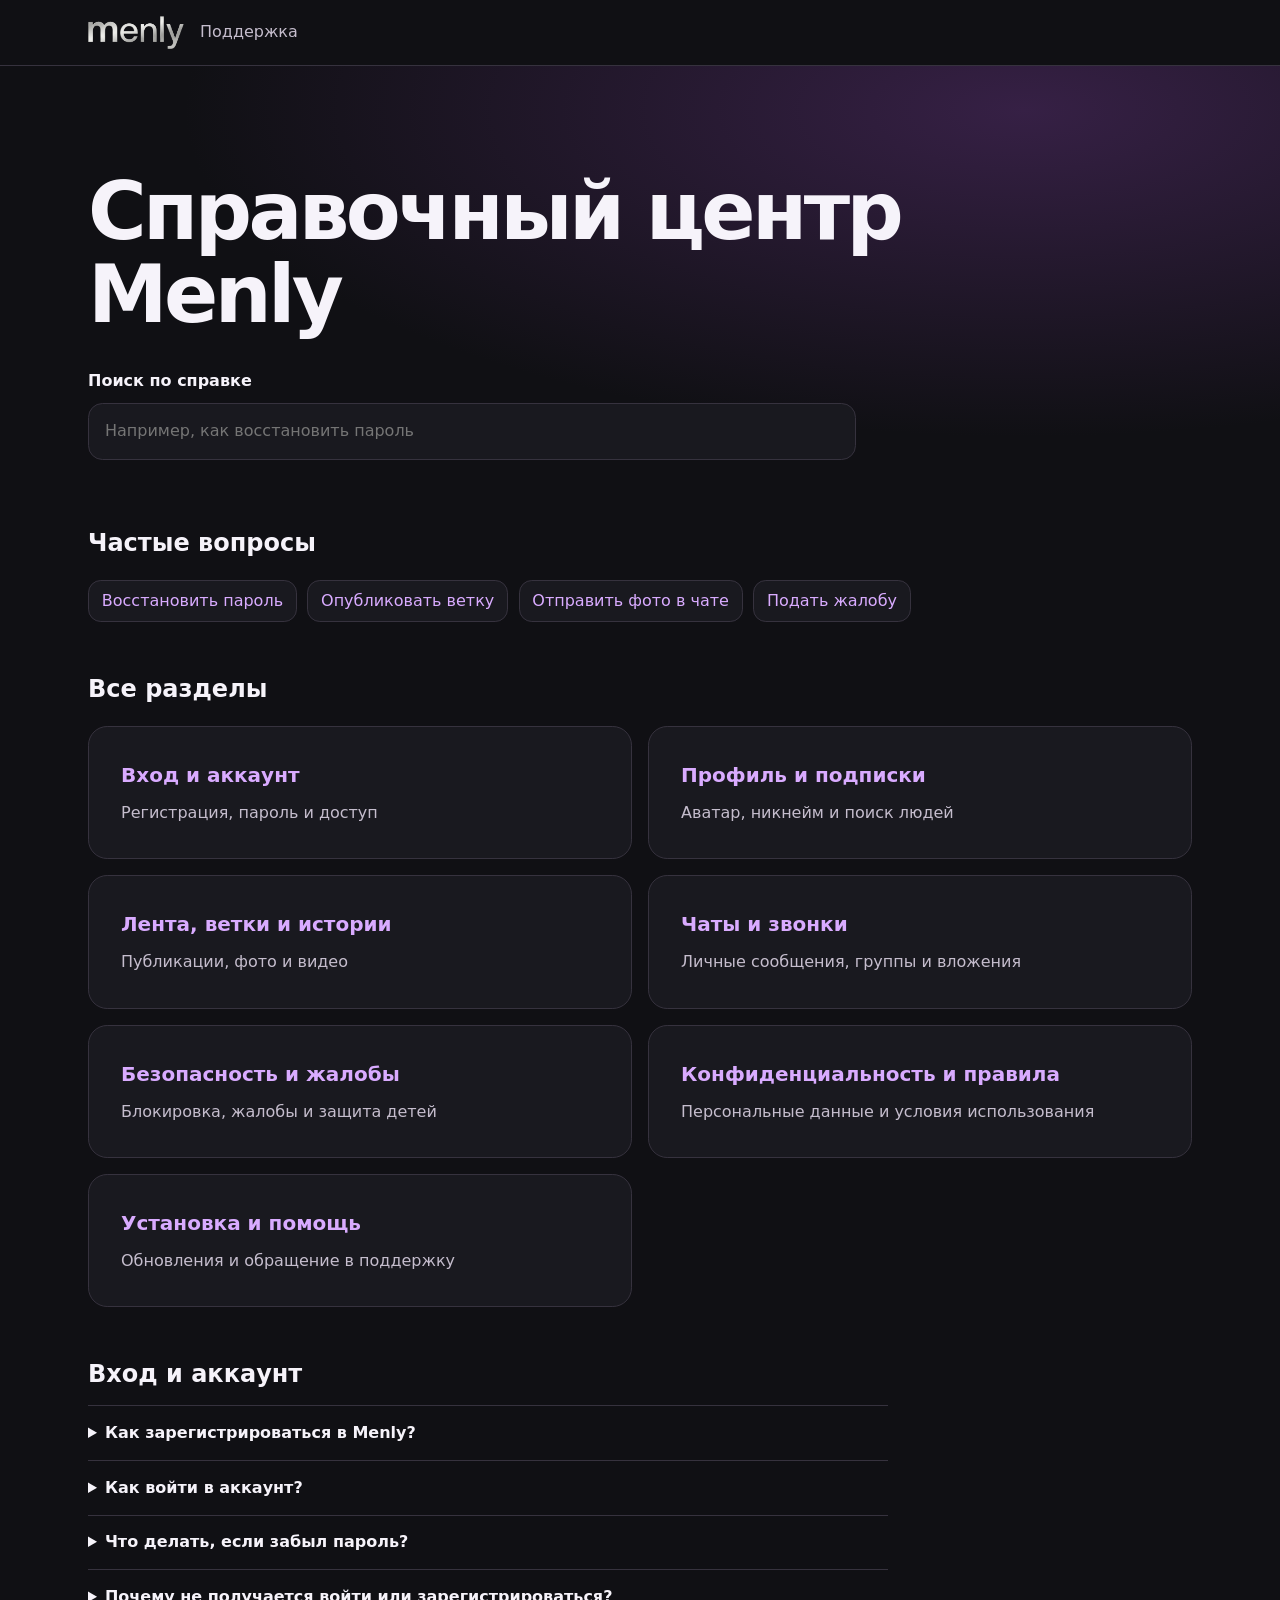
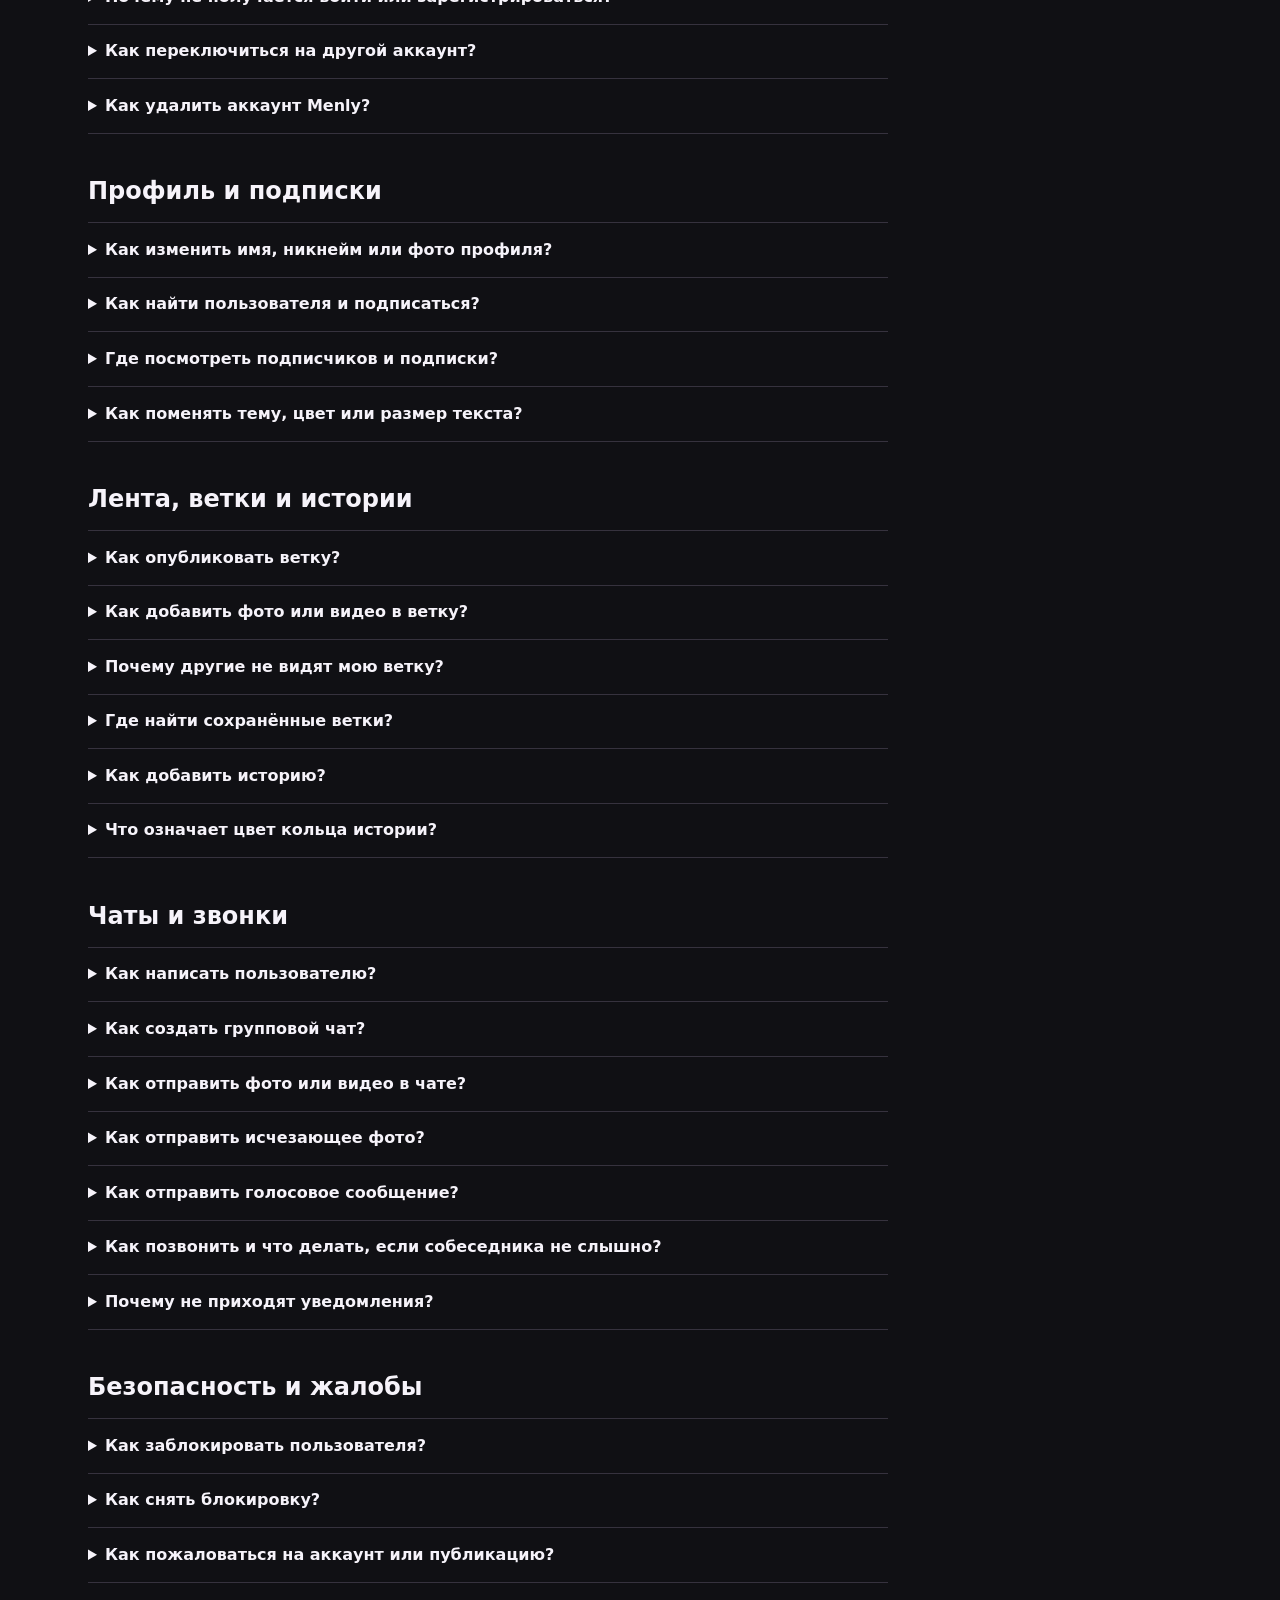
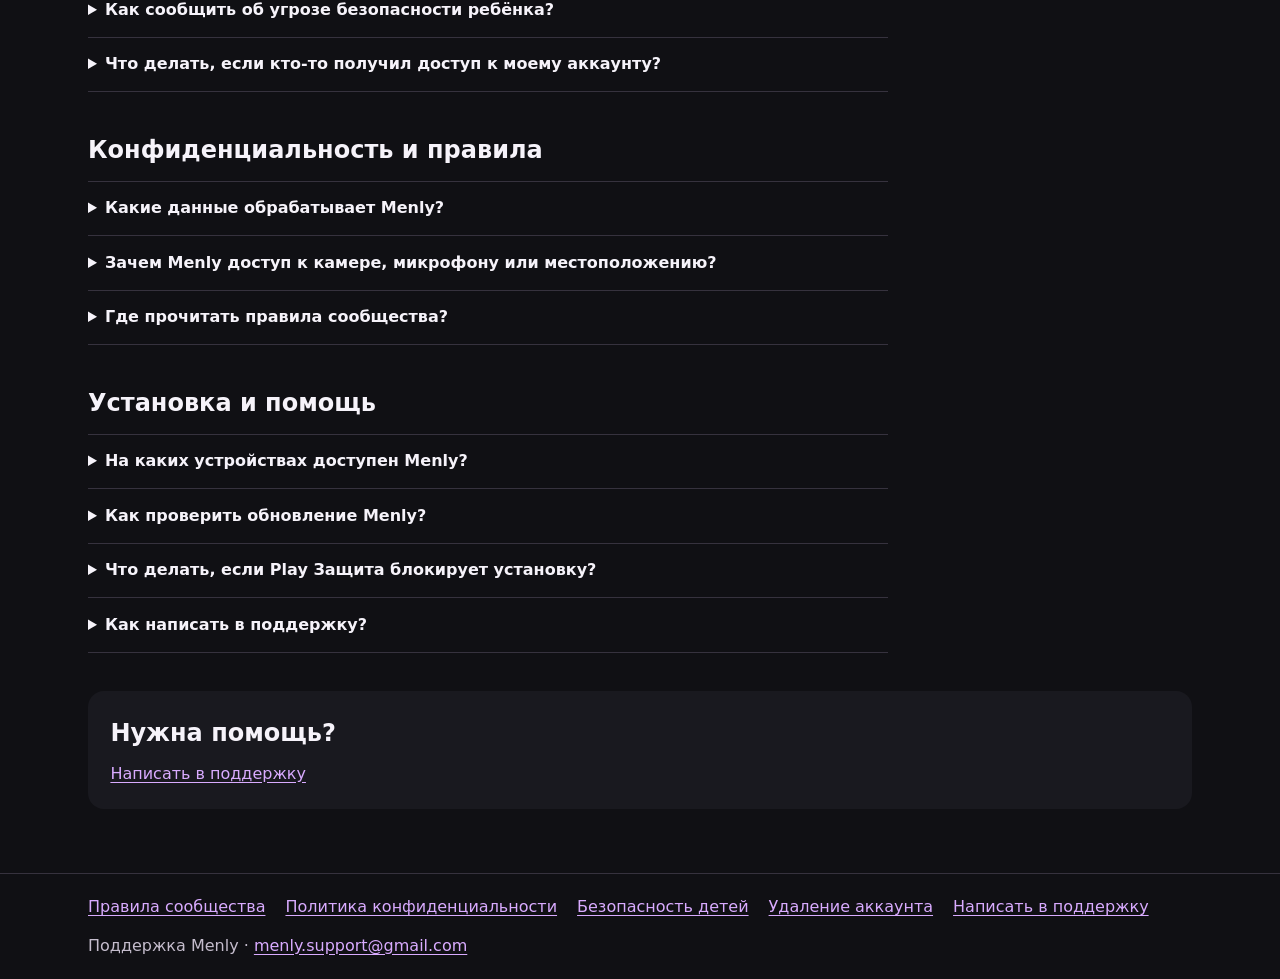
<file: menly/index.html>
<!doctype html>
<html lang="ru">
<head>
<meta charset="utf-8">
<meta name="viewport" content="width=device-width, initial-scale=1">
<title>Справочный центр · Menly</title>
<meta name="description" content="Правила и справочные документы социальной сети Menly.">
<link rel="stylesheet" href="style.css">
</head>
<body>
<header><div class="wrap"><a class="brand" href="index.html"><img src="wordmark.png" alt="Menly"><span>Поддержка</span></a></div></header>
<main class="help-center">
<section class="hero help-hero">
 <div class="wrap">
  <h1>Справочный центр Menly</h1>
  <div class="help-search" id="help-search" role="search" hidden>
   <label for="help-query">Поиск по справке</label>
   <div class="help-search-row">
    <input id="help-query" type="search" placeholder="Например, как восстановить пароль">
    <button type="button" id="help-clear" hidden>Сбросить</button>
   </div>
   <p id="help-status" role="status" hidden></p>
  </div>
 </div>
</section>
<div class="wrap help-body">
 <section class="help-featured" id="help-featured"><h2>Частые вопросы</h2><div><a href="#password">Восстановить пароль</a><a href="#new-thread">Опубликовать ветку</a><a href="#chat-media">Отправить фото в чате</a><a href="#report">Подать жалобу</a></div></section>
 <section id="help-categories"><h2>Все разделы</h2><nav class="cards" aria-label="Разделы справки"><a class="card" href="#account"><strong>Вход и аккаунт</strong><span>Регистрация, пароль и доступ</span></a><a class="card" href="#profile"><strong>Профиль и подписки</strong><span>Аватар, никнейм и поиск людей</span></a><a class="card" href="#content"><strong>Лента, ветки и истории</strong><span>Публикации, фото и видео</span></a><a class="card" href="#messages"><strong>Чаты и звонки</strong><span>Личные сообщения, группы и вложения</span></a><a class="card" href="#safety"><strong>Безопасность и жалобы</strong><span>Блокировка, жалобы и защита детей</span></a><a class="card" href="#privacy-help"><strong>Конфиденциальность и правила</strong><span>Персональные данные и условия использования</span></a><a class="card" href="#technical"><strong>Установка и помощь</strong><span>Обновления и обращение в поддержку</span></a></nav></section>
 <div class="help-articles" id="help-articles"><section class="help-group" id="account" aria-labelledby="account-title"><h2 id="account-title">Вход и аккаунт</h2><details class="help-article" id="create-account" data-keywords="регистрация создать профиль"><summary>Как зарегистрироваться в Menly?</summary><p>На экране входа нажмите «Создать аккаунт». Введите почту, пароль, дату рождения, имя и никнейм.</p></details>
<details class="help-article" id="login" data-keywords="логин авторизация"><summary>Как войти в аккаунт?</summary><p>Откройте Menly и введите почту и пароль, которые использовали при регистрации. Если не помните пароль, воспользуйтесь ссылкой «Забыли пароль?».</p></details>
<details class="help-article" id="password" data-keywords="восстановить сброс"><summary>Что делать, если забыл пароль?</summary><p>Нажмите «Забыли пароль?» и укажите почту аккаунта. Проверьте входящие и папку «Спам». После смены пароля вернитесь к экрану входа.</p></details>
<details class="help-article" id="email-error" data-keywords="ошибка вход регистрация"><summary>Почему не получается войти или зарегистрироваться?</summary><p>Проверьте адрес почты, подключение к интернету и сообщение об ошибке. Если проблема повторяется, <a href="contact.html">напишите нам</a> и укажите, что показывает Menly.</p></details>
<details class="help-article" id="switch" data-keywords="выход сменить аккаунт"><summary>Как переключиться на другой аккаунт?</summary><p>Откройте «Настройки» → «Аккаунты» и выберите аккаунт или добавьте другой.</p></details>
<details class="help-article" id="delete" data-keywords="удаление удалить данные"><summary>Как удалить аккаунт Menly?</summary><p>Текущий статус и порядок обращения указаны на странице <a href="delete-account.html">«Удаление аккаунта»</a>.</p></details></section><section class="help-group" id="profile" aria-labelledby="profile-title"><h2 id="profile-title">Профиль и подписки</h2><details class="help-article" id="edit-profile" data-keywords="аватар фото био"><summary>Как изменить имя, никнейм или фото профиля?</summary><p>Откройте свой профиль и перейдите к редактированию. Внесите изменения и нажмите галочку сохранения.</p></details>
<details class="help-article" id="find-people" data-keywords="поиск ник человек"><summary>Как найти пользователя и подписаться?</summary><p>Нажмите лупу и введите никнейм. Откройте профиль из результатов поиска и нажмите «Подписаться».</p></details>
<details class="help-article" id="followers" data-keywords="кто подписан"><summary>Где посмотреть подписчиков и подписки?</summary><p>Откройте профиль и нажмите на число подписчиков или подписок. Нажмите на человека в списке, чтобы посмотреть его профиль.</p></details>
<details class="help-article" id="theme" data-keywords="темная светлая дизайн шрифт"><summary>Как поменять тему, цвет или размер текста?</summary><p>Откройте «Настройки» → «Оформление» и выберите тему, цвет или размер текста.</p></details></section><section class="help-group" id="content" aria-labelledby="content-title"><h2 id="content-title">Лента, ветки и истории</h2><details class="help-article" id="new-thread" data-keywords="пост записать публикация создать"><summary>Как опубликовать ветку?</summary><p>Нажмите кнопку создания в нижней панели. Добавьте текст или вложение и нажмите «Опубликовать». Для публикации в общей ленте войдите в аккаунт и отключите анонимный режим.</p></details>
<details class="help-article" id="attach-post" data-keywords="галерея загрузка медиа"><summary>Как добавить фото или видео в ветку?</summary><p>В редакторе ветки нажмите значок фото и выберите медиафайл. Дождитесь появления вложения перед публикацией.</p></details>
<details class="help-article" id="local-post" data-keywords="пост не видно синхронизация"><summary>Почему другие не видят мою ветку?</summary><p>Проверьте, завершилась ли отправка. Анонимные ветки сохраняются только на устройстве. Ветки с прикреплённой геоточкой тоже могут оставаться локальными.</p></details>
<details class="help-article" id="saved" data-keywords="закладки"><summary>Где найти сохранённые ветки?</summary><p>Откройте меню ветки и нажмите «Сохранить». Затем откройте «Настройки» → «Сохранённое».</p></details>
<details class="help-article" id="new-story" data-keywords="сторис камера фото"><summary>Как добавить историю?</summary><p>В ленте нажмите «Добавить историю». Откройте галерею, включите камеру кнопкой съёмки или добавьте текст. Собранная история сохраняется в текущей версии на устройстве.</p></details>
<details class="help-article" id="story-ring" data-keywords="рамка профиль"><summary>Что означает цвет кольца истории?</summary><p>Цветное кольцо показывает непросмотренную историю, серое — просмотренную. Если активной истории нет, кольцо не отображается.</p></details></section><section class="help-group" id="messages" aria-labelledby="messages-title"><h2 id="messages-title">Чаты и звонки</h2><details class="help-article" id="new-message" data-keywords="личка переписка директ"><summary>Как написать пользователю?</summary><p>Откройте профиль пользователя, выберите действие для начала переписки и отправьте сообщение. Существующий чат можно открыть из списка чатов.</p></details>
<details class="help-article" id="create-group" data-keywords="группа групповой"><summary>Как создать групповой чат?</summary><p>Откройте чаты, перейдите к созданию группы, укажите название и выберите участников.</p></details>
<details class="help-article" id="chat-media" data-keywords="прикрепить отправить медиа"><summary>Как отправить фото или видео в чате?</summary><p>Нажмите скрепку рядом с полем сообщения, выберите галерею или файл и укажите вложение. Если файл не отправился, проверьте формат и размер.</p></details>
<details class="help-article" id="disappearing" data-keywords="самоуничтожающееся таймер одноразовое"><summary>Как отправить исчезающее фото?</summary><p>В меню вложений общего чата выберите «Исчезающее фото». Доступные режимы — один просмотр, 5, 10, 20 секунд или 1 минута.</p></details>
<details class="help-article" id="voice" data-keywords="аудио запись не работает микрофон"><summary>Как отправить голосовое сообщение?</summary><p>В открытом чате нажмите микрофон и разрешите доступ, если Android спросит. Запишите сообщение и отправьте его из панели записи.</p></details>
<details class="help-article" id="calls" data-keywords="звонок звук аудио связь"><summary>Как позвонить и что делать, если собеседника не слышно?</summary><p>Откройте личный чат и нажмите трубку. Проверьте доступ к микрофону, соединение и выбранное устройство вывода звука.</p></details>
<details class="help-article" id="notifications" data-keywords="пуш колокольчик звук входящий звонок"><summary>Почему не приходят уведомления?</summary><p>Проверьте, разрешены ли уведомления Menly в настройках Android и включён ли нужный канал уведомлений. Убедитесь, что телефон подключён к интернету.</p></details></section><section class="help-group" id="safety" aria-labelledby="safety-title"><h2 id="safety-title">Безопасность и жалобы</h2><details class="help-article" id="block" data-keywords="бан чс заблокированный"><summary>Как заблокировать пользователя?</summary><p>Откройте меню пользователя, нажмите «Заблокировать» и подтвердите. В текущей сборке чёрный список сохраняется на этом устройстве.</p></details>
<details class="help-article" id="unblock" data-keywords="разблокировать убрать из чс"><summary>Как снять блокировку?</summary><p>Откройте «Настройки» → «Конфиденциальность» → «Чёрный список» и нажмите «Разблокировать» рядом с нужным пользователем.</p></details>
<details class="help-article" id="report" data-keywords="жалоба модерация нарушение спам травля"><summary>Как пожаловаться на аккаунт или публикацию?</summary><p>Жалоба из меню профиля в текущей сборке сохраняется на устройстве как черновик. Чтобы обращение дошло до команды, <a href="contact.html">напишите в поддержку</a>. Укажите никнейм и ссылку на материал, если она доступна.</p></details>
<details class="help-article" id="children" data-keywords="дети риск защита эксплуатация"><summary>Как сообщить об угрозе безопасности ребёнка?</summary><p>Используйте контакт на странице <a href="child-safety.html">«Безопасность детей»</a>. Если есть непосредственная опасность, обратитесь в местные экстренные службы.</p></details>
<details class="help-article" id="lost-access" data-keywords="взлом украли пароль"><summary>Что делать, если кто-то получил доступ к моему аккаунту?</summary><p>Воспользуйтесь восстановлением пароля через свою почту. Если доступ к почте потерян или вы заметили действия от своего имени, <a href="contact.html">свяжитесь с поддержкой</a>.</p></details></section><section class="help-group" id="privacy-help" aria-labelledby="privacy-help-title"><h2 id="privacy-help-title">Конфиденциальность и правила</h2><details class="help-article" id="data" data-keywords="данные firebase supabase хранение"><summary>Какие данные обрабатывает Menly?</summary><p>В <a href="privacy.html">политике конфиденциальности</a> описаны данные аккаунта, переписки и вложений, а также сервисы, которые Menly использует для их обработки.</p></details>
<details class="help-article" id="permissions" data-keywords="доступ разрешения гео галерея"><summary>Зачем Menly доступ к камере, микрофону или местоположению?</summary><p>Камера нужна для съёмки, микрофон — для голосовых и звонков, геолокация — когда вы выбираете своё местоположение. Разрешениями можно управлять в настройках Android.</p></details>
<details class="help-article" id="rules" data-keywords="условия соглашение запрет"><summary>Где прочитать правила сообщества?</summary><p>Откройте <a href="community-rules.html">«Правила сообщества»</a>. Там перечислены ограничения для профилей, публикаций и сообщений.</p></details></section><section class="help-group" id="technical" aria-labelledby="technical-title"><h2 id="technical-title">Установка и помощь</h2><details class="help-article" id="install" data-keywords="apk android ios айфон"><summary>На каких устройствах доступен Menly?</summary><p>Сейчас есть тестовая версия для Android. Публичная версия для iPhone пока недоступна.</p></details>
<details class="help-article" id="update" data-keywords="новая версия скачать"><summary>Как проверить обновление Menly?</summary><p>В Android-версии откройте «Настройки» и выберите «Проверить обновления». Доступное обновление также может появиться в системных уведомлениях внутри Menly.</p></details>
<details class="help-article" id="play-protect" data-keywords="гугл google play вредоносное apk"><summary>Что делать, если Play Защита блокирует установку?</summary><p>Закройте предупреждение и <a href="contact.html">сообщите в поддержку</a>, указав текст сообщения.</p></details>
<details class="help-article" id="contact" data-keywords="поддержка помощь тикет email"><summary>Как написать в поддержку?</summary><p>Откройте <a href="contact.html">форму обращения</a>, выберите тему и укажите почту для ответа. Затем отправьте подготовленный черновик из своего почтового приложения.</p></details></section></div>
 <p class="help-empty" id="help-empty" hidden>Ничего не нашлось. Попробуйте другое слово или <a href="contact.html">напишите нам</a>.</p>
 <section class="help-contact"><h2>Нужна помощь?</h2><a href="contact.html">Написать в поддержку</a></section>
</div>
</main>
<footer><nav class="wrap" aria-label="Документы Menly"><a href="community-rules.html">Правила сообщества</a><a href="privacy.html">Политика конфиденциальности</a><a href="child-safety.html">Безопасность детей</a><a href="delete-account.html">Удаление аккаунта</a><a href="contact.html">Написать в поддержку</a></nav><p class="wrap contact">Поддержка Menly · <a href="mailto:menly.support@gmail.com">menly.support@gmail.com</a></p></footer>
<script src="help.js" defer></script>
</body>
</html>
</file>
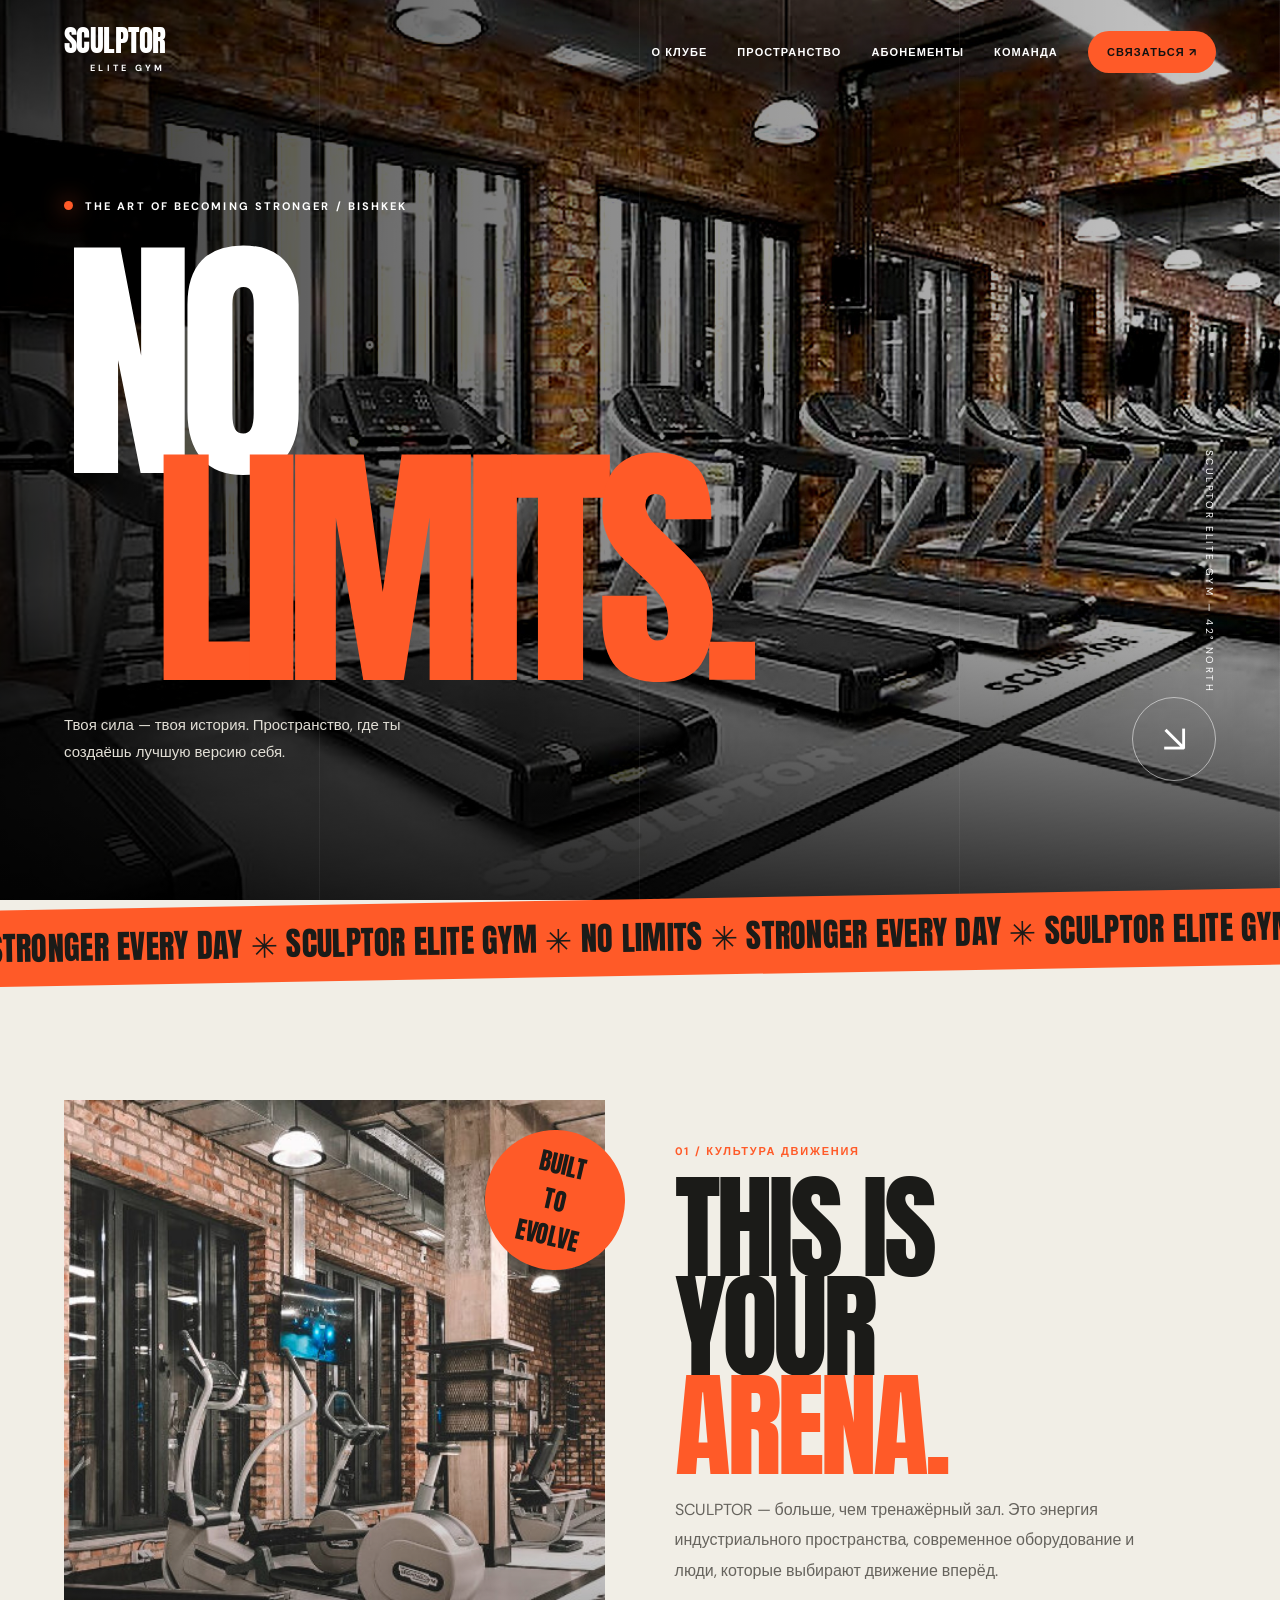
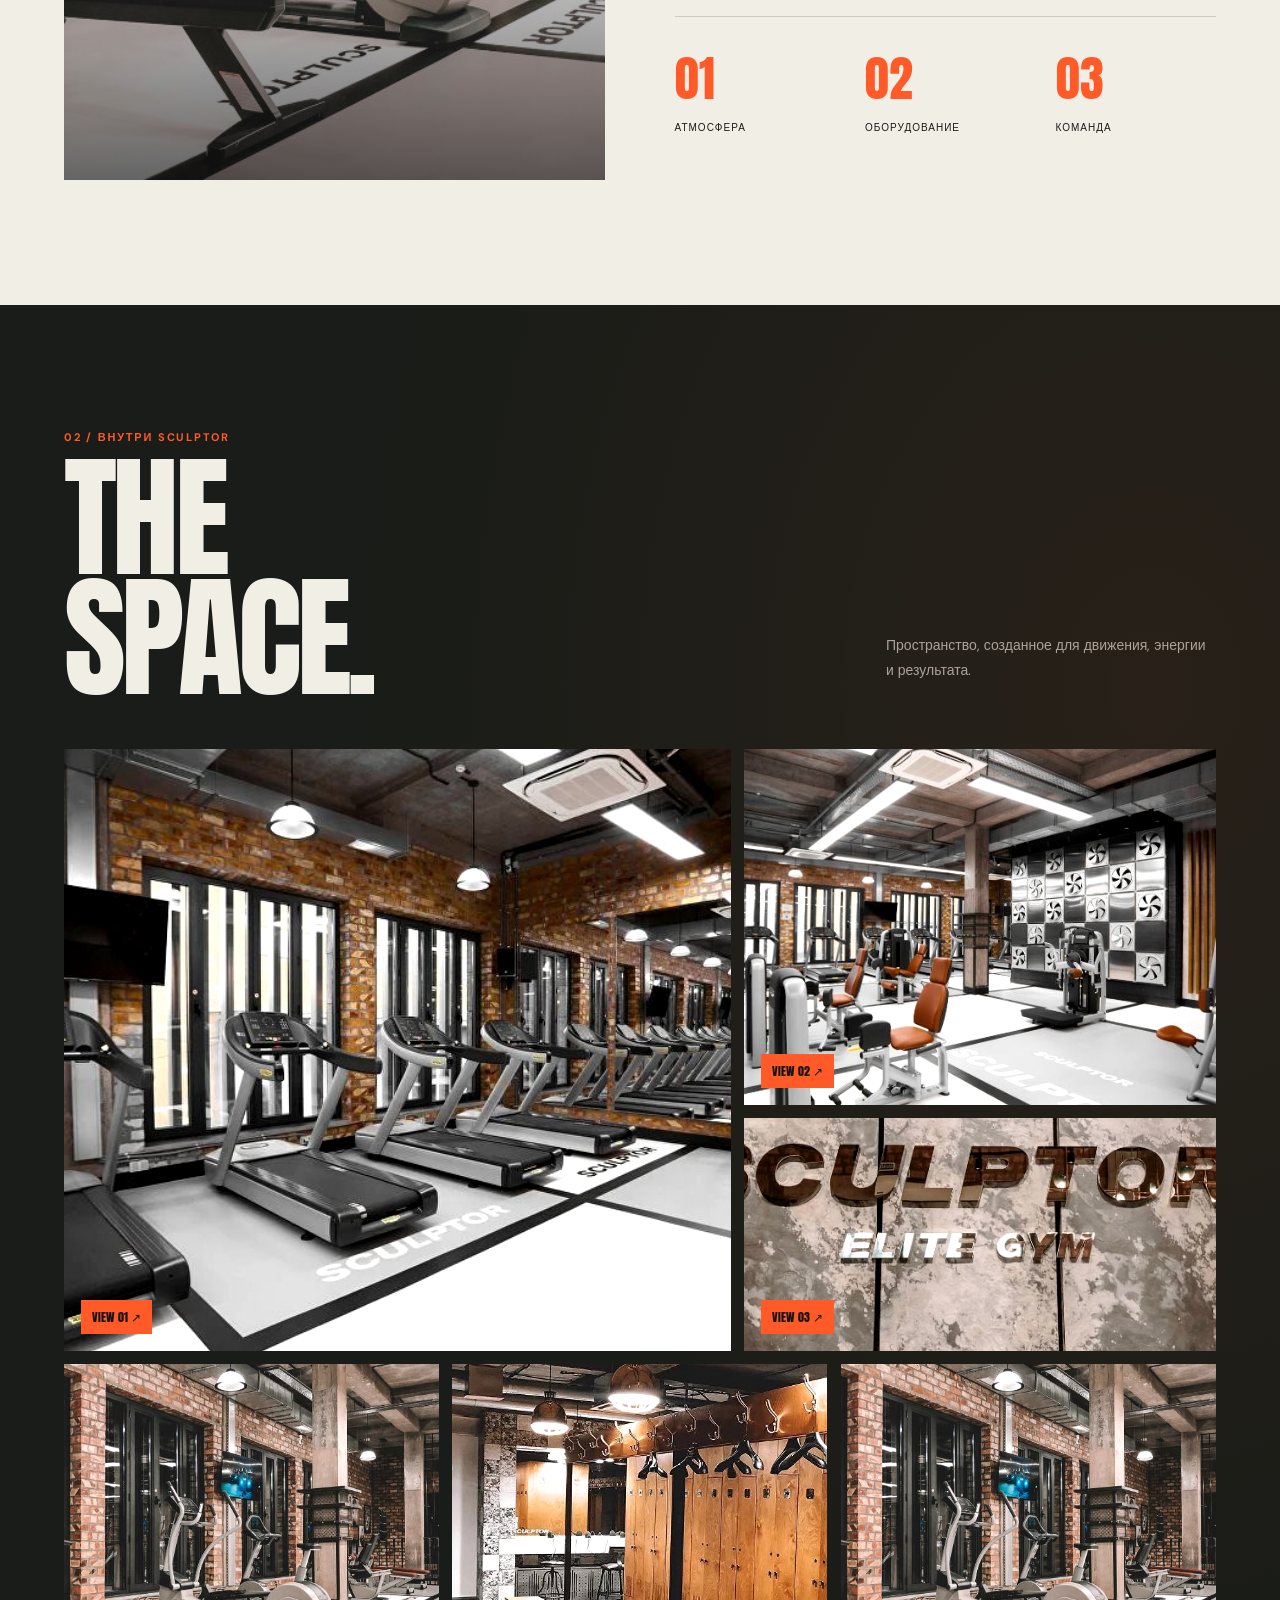
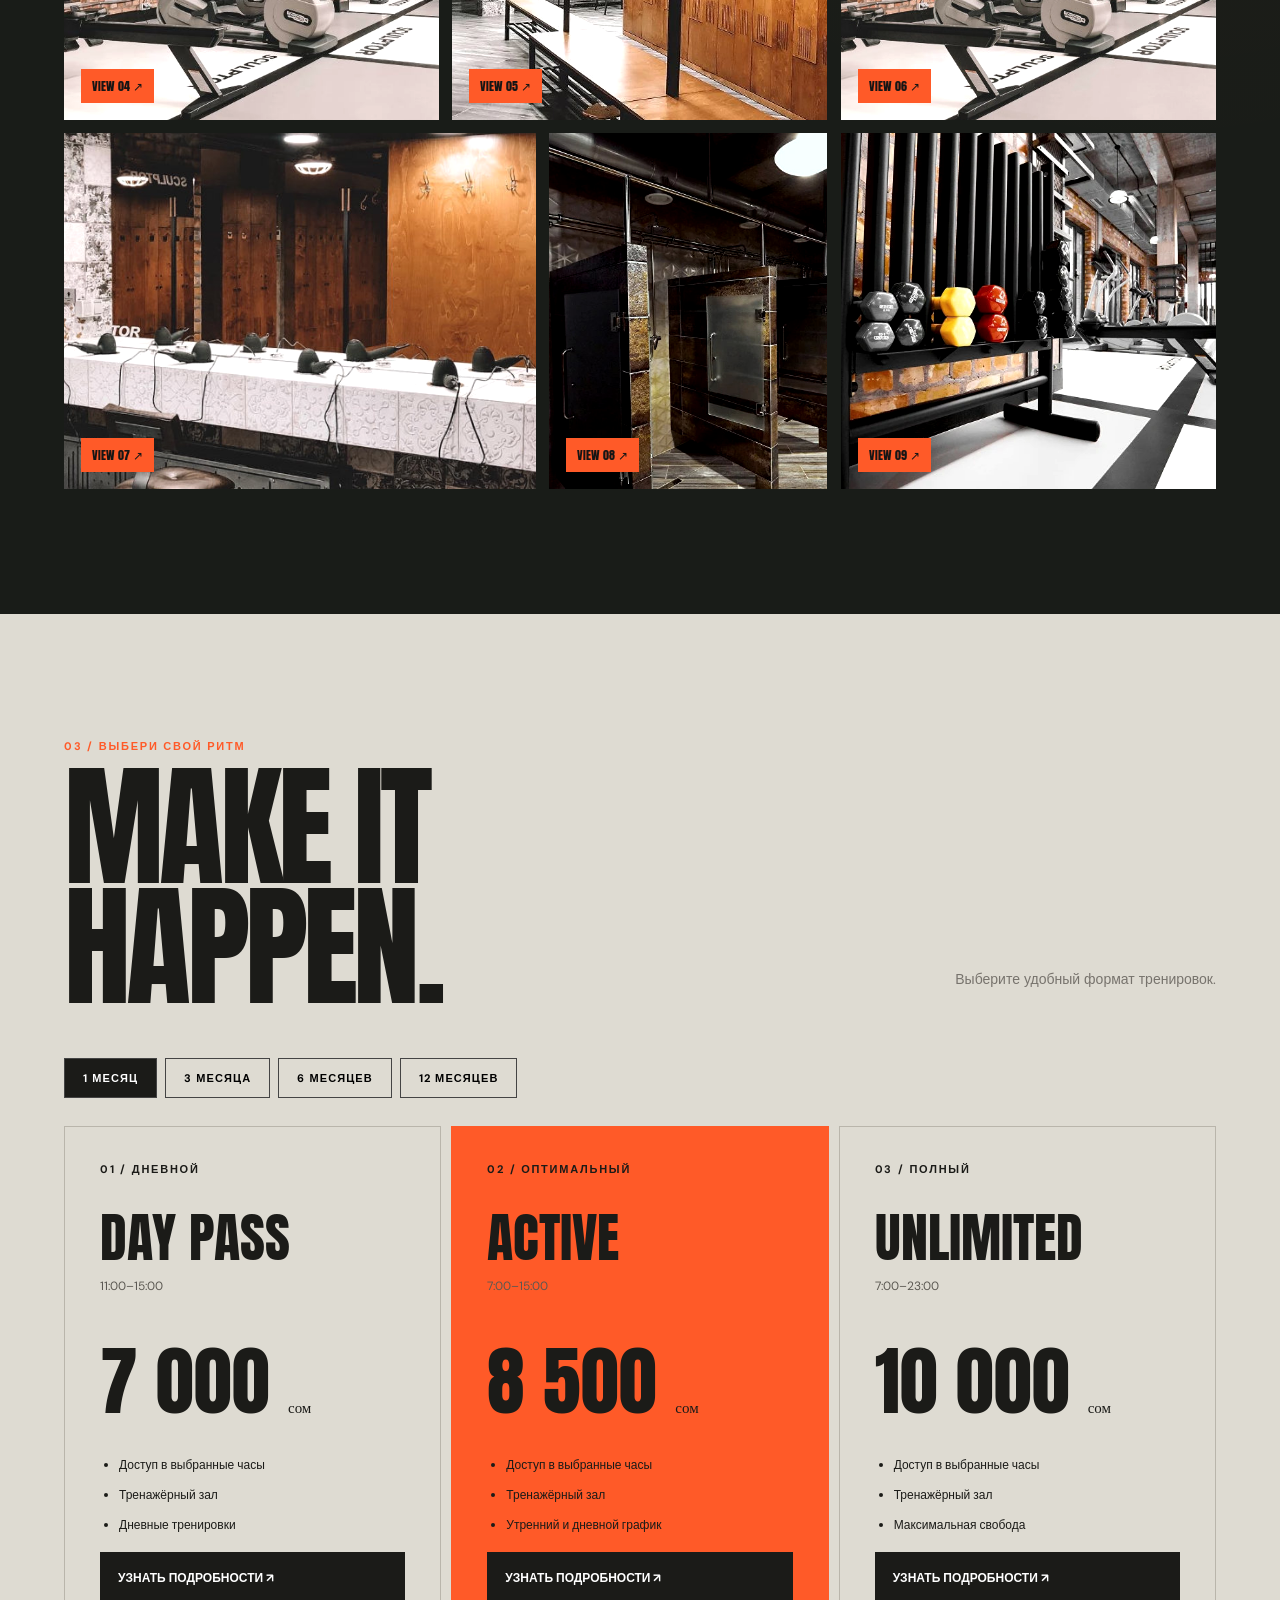
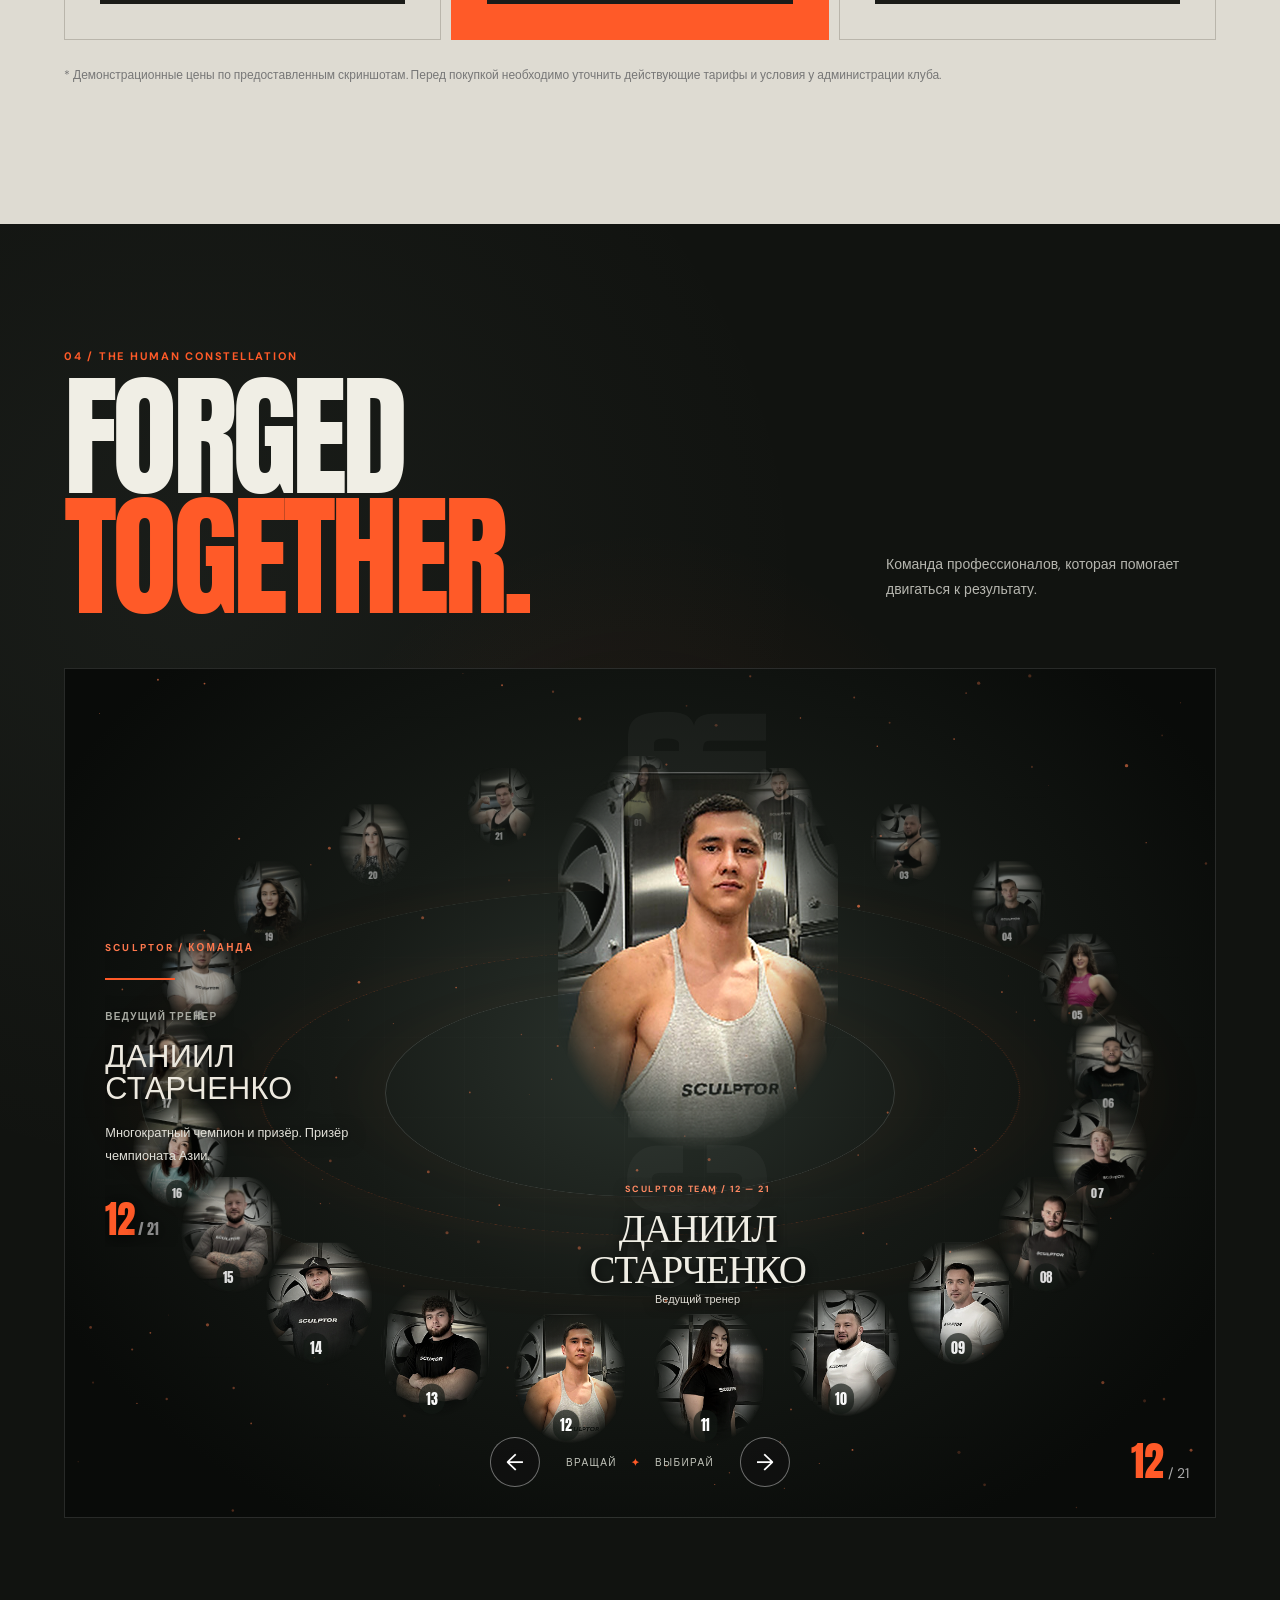
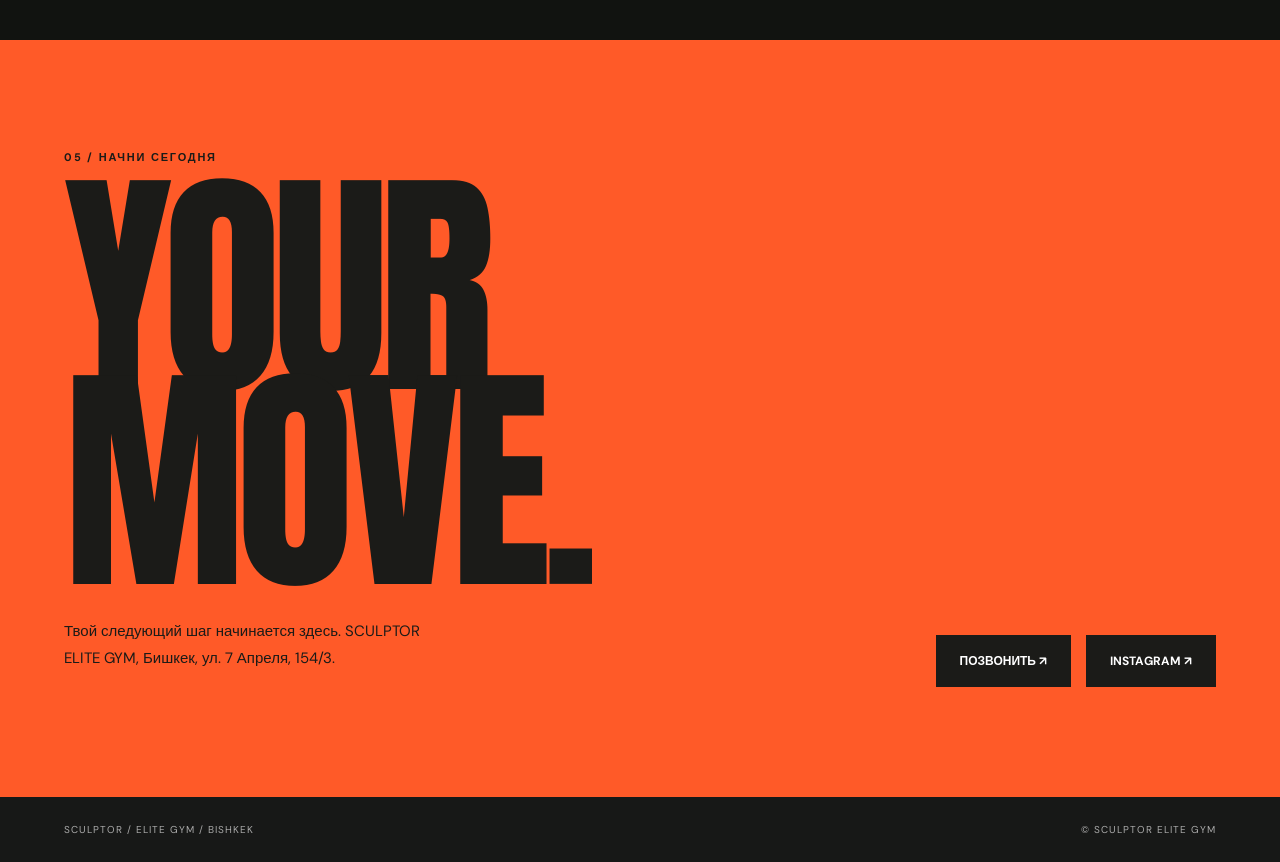
<file: sculptor/index.html>
<!doctype html><html lang="ru"><head><meta charset="utf-8"><meta name="viewport" content="width=device-width,initial-scale=1"><meta name="theme-color" content="#1b1b18"><title>SCULPTOR — Atelier Concept</title><link href="https://fonts.googleapis.com/css2?family=Anton&family=DM+Sans:wght@400;500;600;700;800&display=swap" rel="stylesheet"><style>
:root{--ink:#1b1b18;--paper:#f1eee6;--orange:#ff5a28;--soft:#a5a198;--line:#1b1b1829}*{box-sizing:border-box}html{scroll-behavior:smooth}body{margin:0;background:var(--paper);color:var(--ink);font-family:'DM Sans',Arial,sans-serif;overflow-x:hidden}button,a{font:inherit}button{cursor:pointer}a{text-decoration:none;color:inherit}::selection{background:var(--orange);color:#fff}.display{font-family:'Anton',Impact,sans-serif;font-weight:400;letter-spacing:-.035em;text-transform:uppercase}.label{font-size:11px;letter-spacing:.16em;text-transform:uppercase;font-weight:700}.accent{color:var(--orange)}.topline{height:5px;background:var(--orange);position:fixed;top:0;left:0;width:100%;z-index:70;transform-origin:left;transform:scaleX(0)}.nav{position:absolute;top:5px;left:0;width:100%;z-index:40;display:flex;align-items:center;justify-content:space-between;padding:25px 5%;color:#fff}.brand{font-family:Anton,Impact;font-size:29px;line-height:.82;letter-spacing:-.02em}.brand small{font:700 9px 'DM Sans';letter-spacing:.36em;display:block;text-align:right;margin-top:8px}.nav-links{display:flex;gap:30px;align-items:center}.nav-links a{font-size:11px;font-weight:700;text-transform:uppercase;letter-spacing:.1em}.nav-links a:hover{color:var(--orange)}.nav-links .pill{background:var(--orange);color:#111;padding:14px 19px;border-radius:99px}.hamb{display:none;background:none;border:0;color:white;font-size:30px}.hero{position:relative;height:100svh;min-height:700px;background:#151715;color:#fff;overflow:hidden;display:flex;flex-direction:column;justify-content:center}.hero-img{position:absolute;inset:0;background-image:linear-gradient(90deg,#000c 0%,#0007 44%,#0003),linear-gradient(0deg,#000b,transparent 35%),url('assets/visual-01.svg');background-size:cover;background-position:center 48%;animation:zoom 2s ease-out both}.hero:after{content:"";position:absolute;inset:0;opacity:.2;background:repeating-linear-gradient(90deg,transparent 0,transparent calc(25% - 1px),#fff4 calc(25% - 1px),#fff4 25%);pointer-events:none}.hero-content{position:relative;z-index:2;padding:110px 5% 30px}.hero .kicker{display:flex;align-items:center;gap:12px;font-size:11px;letter-spacing:.19em;font-weight:700}.dot{width:9px;height:9px;background:var(--orange);border-radius:50%;box-shadow:0 0 22px var(--orange)}.hero h1{font-size:clamp(110px,20.5vw,330px);line-height:.79;margin:45px 0 25px;letter-spacing:-.06em}.hero h1 span{display:block;color:var(--orange);margin-left:7vw}.hero-bottom{display:flex;justify-content:space-between;align-items:end;gap:20px}.hero-bottom p{max-width:360px;font-size:15px;line-height:1.8;color:#e2dfd6}.round-arrow{height:84px;width:84px;border:1px solid #fff8;border-radius:50%;display:grid;place-items:center;font-size:38px;transition:.3s}.round-arrow:hover{background:var(--orange);color:#111;border-color:var(--orange);transform:rotate(-40deg)}.hero-side{position:absolute;right:5%;top:50%;writing-mode:vertical-rl;z-index:2;font-size:10px;letter-spacing:.24em}.marquee{background:var(--orange);padding:13px 0;overflow:hidden;transform:rotate(-1deg) scale(1.02);position:relative;z-index:3}.marquee-track{display:flex;gap:30px;width:max-content;white-space:nowrap;animation:slide 25s linear infinite;font:32px Anton}.marquee-track b{font-weight:400}.section{padding:125px 5%}.section-header{display:flex;align-items:end;justify-content:space-between;gap:30px;margin-bottom:52px}.section-header h2{font-size:clamp(70px,10.5vw,170px);line-height:.89;margin:14px 0 0}.section-header p{max-width:330px;font-size:14px;line-height:1.8;color:#77736d}.about{display:grid;grid-template-columns:1fr 1fr;gap:6%;align-items:center}.about-art{position:relative;min-height:680px;background:url('assets/visual-02.svg') center/cover}.about-art:after{content:"";position:absolute;inset:0;background:linear-gradient(0deg,#0009,transparent 50%)}.about-stamp{position:absolute;right:-20px;top:30px;width:140px;height:140px;border-radius:50%;background:var(--orange);display:grid;place-items:center;text-align:center;font:24px Anton;transform:rotate(13deg);z-index:2}.about-copy h2{font-size:clamp(72px,9vw,150px);line-height:.86;margin:20px 0}.about-copy p{max-width:480px;line-height:1.9;color:#66635d}.stats{display:flex;gap:30px;border-top:1px solid var(--line);padding-top:26px;margin-top:30px}.stats div{flex:1}.stats strong{display:block;font:48px Anton;color:var(--orange)}.stats span{font-size:10px;letter-spacing:.1em;text-transform:uppercase}.spaces{background:#1b1b18;color:var(--paper)}.spaces .section-header p{color:#a9a69f}.gallery-grid{display:grid;grid-template-columns:repeat(4,1fr);grid-auto-rows:250px;gap:10px}.shot{border:0;background:#444;padding:0;overflow:hidden;position:relative;text-align:left;color:white}.shot:nth-child(1){grid-column:span 2;grid-row:span 2}.shot:nth-child(6){grid-column:span 2}.shot img{width:100%;height:100%;object-fit:cover;transition:transform .7s,filter .7s;filter:saturate(.8)}.shot:hover img{transform:scale(1.07);filter:saturate(1.15)}.shot span{position:absolute;bottom:17px;left:17px;background:var(--orange);padding:8px 11px;color:#151515;font:12px Anton}.prices{background:#dedbd2}.switches{display:flex;gap:8px;margin:0 0 28px;flex-wrap:wrap}.switches button{border:1px solid #444;background:transparent;padding:12px 18px;font-size:11px;font-weight:700;letter-spacing:.1em}.switches button.active{background:var(--ink);color:white}.plans{display:grid;grid-template-columns:repeat(3,1fr);gap:10px}.plan{border:1px solid #b9b5ab;padding:35px;min-height:420px;display:flex;flex-direction:column}.plan.featured{background:var(--orange);border-color:var(--orange)}.plan h3{font:54px Anton;margin:20px 0 0}.plan .hours{font-size:12px;color:#5b5852}.plan .amount{font:76px Anton;margin:30px 0 0}.plan .amount small{font:15px 'DM Sans'}.plan ul{padding-left:19px;font-size:12px;line-height:2.5;flex:1}.plan button{border:1px solid var(--ink);background:var(--ink);color:white;padding:17px;text-align:left;font-size:12px;font-weight:700}.plan button:hover{background:white;color:var(--ink)}.disclaimer{font-size:12px;color:#777;margin-top:25px;line-height:1.8}.team{background:var(--paper)}.team-filters{display:flex;gap:10px;flex-wrap:wrap;margin-bottom:30px}.team-filters button{border:1px solid #aaa59a;background:transparent;padding:12px 15px;font-size:11px;font-weight:700}.team-filters button.active{background:var(--orange);border-color:var(--orange)}.team-grid{display:grid;grid-template-columns:repeat(4,minmax(0,1fr));gap:13px}.person{background:#e6e2d9;min-width:0}.person.hide{display:none}.person-image{height:315px;overflow:hidden;background:#aaa}.person-image img{width:100%;height:100%;object-fit:cover;object-position:top;transition:transform .5s;filter:saturate(.7)}.person:hover .person-image img{transform:scale(1.055);filter:saturate(1)}.person-info{padding:17px 16px 20px}.person-info span{font-size:9px;color:#8d877e;text-transform:uppercase;letter-spacing:.12em}.person-info h3{font:23px Anton;line-height:1.15;margin:10px 0}.person-info p{font-size:11px;line-height:1.7;color:#777;margin:0}.contact{background:var(--orange);padding:110px 5%}.contact h2{font-size:clamp(100px,19vw,290px);line-height:.8;margin:25px 0}.contact-inner{display:flex;justify-content:space-between;align-items:end;gap:35px}.contact-inner p{max-width:370px;font-size:15px;line-height:1.8}.contact-links{display:flex;gap:15px;flex-wrap:wrap}.contact-links a{background:var(--ink);color:white;padding:18px 24px;font-size:12px;font-weight:700}.contact-links a:hover{background:white;color:var(--ink)}footer{background:#171817;color:#aaa;display:flex;gap:20px;flex-wrap:wrap;justify-content:space-between;padding:26px 5%;font-size:10px;letter-spacing:.1em}.demo{position:fixed;bottom:15px;left:15px;z-index:65;background:#fff;color:#111;border:1px solid #111;padding:9px 12px;font-size:10px;font-weight:800}.lightbox{position:fixed;inset:0;z-index:100;background:#080808ef;display:none;align-items:center;justify-content:center;padding:60px 20px}.lightbox.open{display:flex}.lightbox img{max-width:95%;max-height:85vh;object-fit:contain}.lightbox button{position:absolute;top:17px;right:24px;background:none;border:0;color:white;font-size:42px}.modal{position:fixed;inset:0;z-index:110;background:#000c;display:none;align-items:center;justify-content:center;padding:20px}.modal.open{display:flex}.modal-card{max-width:470px;background:var(--paper);padding:40px;position:relative}.modal-card h3{font:55px Anton;margin:10px 0}.modal-card p{font-size:13px;line-height:1.8}.modal-card a{display:inline-block;background:var(--orange);padding:16px 20px;margin-top:20px;font-weight:700;font-size:12px}.close{position:absolute;right:15px;top:10px;font-size:30px;background:none;border:0}.reveal{opacity:0;transform:translateY(28px);transition:opacity .75s,transform .75s}.reveal.show{opacity:1;transform:none}@keyframes slide{to{transform:translateX(-50%)}}@keyframes zoom{from{transform:scale(1.1)}to{transform:scale(1)}}
@media(max-width:900px){.about{grid-template-columns:1fr}.about-art{min-height:470px}.team-grid{grid-template-columns:repeat(3,1fr)}.gallery-grid{grid-template-columns:repeat(2,1fr)}.shot:nth-child(6){grid-column:auto}.plans{gap:7px}.plan{padding:23px}}
@media(max-width:650px){.nav{padding:22px 6%}.hamb{display:block}.nav-links{display:none;position:absolute;top:75px;left:0;right:0;background:#171817;padding:30px 6%;flex-direction:column;align-items:stretch}.nav-links.open{display:flex}.hero{min-height:640px}.hero-content{padding:100px 6% 20px}.hero h1{font-size:clamp(90px,22vw,155px)}.hero h1 span{margin-left:0}.hero-bottom p{font-size:12px;max-width:230px}.round-arrow{height:60px;width:60px;font-size:27px}.hero-side{display:none}.section{padding:80px 6%}.section-header{display:block}.section-header h2{font-size:clamp(65px,14vw,105px)}.about-art{min-height:370px}.about-stamp{right:10px;width:100px;height:100px;font-size:18px}.about-copy h2{font-size:clamp(74px,15vw,110px)}.gallery-grid{grid-auto-rows:150px;gap:6px}.shot:nth-child(1){grid-column:span 2;grid-row:span 2}.plans{grid-template-columns:1fr}.plan{min-height:350px}.team-grid{grid-template-columns:repeat(2,minmax(0,1fr));gap:8px}.person-image{height:230px}.person-info{padding:12px}.person-info h3{font-size:18px}.contact{padding:80px 6%}.contact h2{font-size:clamp(95px,21vw,160px)}.contact-inner{display:block}.contact-links{margin-top:30px}.marquee-track{font-size:24px}}
@media(max-width:360px){.team-grid{grid-template-columns:1fr 1fr}.person-image{height:190px}.person-info h3{font-size:16px}}
@media(prefers-reduced-motion:reduce){*,*:before,*:after{animation:none!important;transition:none!important}.reveal{opacity:1;transform:none}}

/* SCULPTOR: HUMAN CONSTELLATION / immersive portrait experience */
.orbit-person{border:0!important;background:transparent!important;padding:0!important;overflow:visible!important;box-shadow:none!important;filter:drop-shadow(0 8px 16px #000a)}
.orbit-person img{display:block;width:100%;height:100%;object-fit:cover;object-position:top;mask-image:radial-gradient(ellipse 72% 67% at 50% 48%,#000 50%,#000c 67%,transparent 100%);-webkit-mask-image:radial-gradient(ellipse 72% 67% at 50% 48%,#000 50%,#000c 67%,transparent 100%)}
.orbit-person span{background:#1517139c!important;border-radius:99px}
.orbit-person:hover,.orbit-person.selected{border:0!important;box-shadow:none!important;filter:drop-shadow(0 0 14px #ff7239a8)}
.spotlight-photo{clip-path:none!important;border:0!important;background:transparent!important;overflow:visible!important}
.spotlight-photo img{mask-image:radial-gradient(ellipse 73% 73% at 50% 47%,#000 54%,#000c 72%,transparent 100%);-webkit-mask-image:radial-gradient(ellipse 73% 73% at 50% 47%,#000 54%,#000c 72%,transparent 100%)}
.spotlight-photo:after{display:none!important}

.magic-team{background:#111310;color:#f0eee5;position:relative;overflow:hidden;padding-bottom:105px}
.magic-team:before{content:"";position:absolute;inset:0;background:radial-gradient(ellipse at 50% 53%,#ef5a2818 0%,transparent 42%),radial-gradient(ellipse at 15% 25%,#a0b4a710 0%,transparent 40%);pointer-events:none}
.magic-team .section-header{position:relative;z-index:3}.magic-team .section-header p{color:#b6b6af}.team-world{height:850px;max-height:calc(100svh + 130px);min-height:680px;position:relative;overflow:hidden;border:1px solid #ffffff20;background:radial-gradient(ellipse at 50% 45%,#2b332d 0%,#161a16 38%,#090b09 82%);isolation:isolate;touch-action:pan-y;user-select:none}
.team-world:before{content:"";position:absolute;inset:0;z-index:1;pointer-events:none;background:repeating-linear-gradient(90deg,transparent,transparent 79px,#ffffff08 80px),repeating-linear-gradient(0deg,transparent,transparent 79px,#ffffff07 80px);mask-image:radial-gradient(ellipse,#000,transparent 80%)}
#teamDust{position:absolute;inset:0;width:100%;height:100%;pointer-events:none;z-index:1;opacity:.9}
.orbit-rings{position:absolute;inset:0;pointer-events:none;z-index:1;display:grid;place-items:center}
.orbit-rings i{position:absolute;border:1px solid #d6e1cf1b;border-radius:50%;width:min(88%,1000px);aspect-ratio:1;transform:rotateX(66deg);box-shadow:0 0 90px #fb66320b}
.orbit-rings i:nth-child(2){width:min(67%,760px);border-style:dashed;border-color:#ef5a2844;transform:rotateX(68deg) rotateZ(18deg)}
.orbit-rings i:nth-child(3){width:min(45%,510px);border-color:#ffffff25}
.orbit-cluster{position:absolute;inset:0;z-index:4;pointer-events:none}
.orbit-person{position:absolute;left:50%;top:50%;width:94px;height:118px;border:1px solid #ffffff6b;padding:3px;background:#171a16;transform-origin:center;pointer-events:auto;overflow:hidden;box-shadow:0 14px 30px #0008;transition:opacity .3s,border-color .3s,box-shadow .3s;will-change:transform;touch-action:none}
.orbit-person img{width:100%;height:100%;object-fit:cover;object-position:top;filter:grayscale(.7) contrast(1.06);transition:filter .3s}
.orbit-person span{position:absolute;bottom:3px;left:3px;background:#111d;padding:4px 6px;font:12px Anton;color:#fff}
.orbit-person:hover,.orbit-person.selected{border-color:var(--orange);box-shadow:0 0 0 2px #ff5a2855,0 12px 35px #ff5a2838}
.orbit-person:hover img,.orbit-person.selected img{filter:grayscale(0)}
.team-spotlight{position:absolute;left:50%;top:44%;width:min(360px,36%);transform:translate(-50%,-50%);z-index:3;pointer-events:none}
.spotlight-back{position:absolute;left:50%;top:20%;transform:translateX(-50%) rotate(-90deg);font:160px Anton;color:#ffffff09;white-space:nowrap;z-index:-1}
.spotlight-photo{height:390px;width:280px;max-width:100%;margin:auto;position:relative;overflow:hidden;clip-path:polygon(10% 0,100% 0,90% 100%,0 100%);border:1px solid #ffffff33;background:#272c25}
.spotlight-photo:after{content:"";position:absolute;inset:0;border:9px solid #ff5a2824;pointer-events:none}
.spotlight-photo img{width:100%;height:100%;object-fit:cover;object-position:top;filter:contrast(1.06);transition:opacity .2s,transform .6s}
.spotlight-shine{position:absolute;inset:0;pointer-events:none;background:linear-gradient(110deg,transparent 25%,#ffffff1f 49%,transparent 70%);transform:translateX(-100%);animation:glint 7s ease-in-out infinite}
.spotlight-caption{text-align:center;margin-top:14px;text-shadow:0 3px 12px #000}.spotlight-caption .label{color:#ff8a63;font-size:9px}.spotlight-caption h3{font:39px Anton;margin:9px 0 4px;line-height:1.04}.spotlight-caption p{font-size:11px;color:#e0ddd5;line-height:1.6;margin:4px auto;max-width:360px}.spotlight-caption #spotlightDesc{color:#a6aaa1;max-height:55px;overflow:hidden}
.team-controls{position:absolute;bottom:30px;left:50%;transform:translateX(-50%);display:flex;align-items:center;gap:26px;z-index:6;white-space:nowrap}
.team-controls button{height:50px;width:50px;border:1px solid #ffffff66;background:#1119;color:#fff;font-size:23px;border-radius:50%;transition:.25s}
.team-controls button:hover{background:var(--orange);border-color:var(--orange);color:#111}
.team-controls span{font-size:10px;letter-spacing:.14em;color:#c2c4bb}.team-controls b{color:var(--orange);padding:0 10px}
.team-counter{position:absolute;right:26px;bottom:26px;font:40px Anton;color:var(--orange)}.team-counter .slash{font:14px 'DM Sans';color:#aaa}
.team-mobile-strip{display:none}.team-credit{font-size:11px;color:#999;margin:17px 0 0}
@keyframes glint{0%,64%,100%{transform:translateX(-120%)}78%{transform:translateX(120%)}}
/* The gallery is now an art wall with asymmetric moving tiles */
.spaces{background:#191c18;position:relative}.spaces:before{content:"";position:absolute;inset:0;background:radial-gradient(ellipse at 90% 20%,#ff5a2811,transparent 50%);pointer-events:none}
.gallery-grid{grid-template-columns:repeat(12,1fr)!important;grid-auto-rows:110px!important;gap:13px!important}
.gallery-grid .shot{grid-column:span 3;grid-row:span 3;clip-path:polygon(0 0,100% 0,100% 100%,0 100%);transition:clip-path .6s,filter .5s;will-change:transform}
.gallery-grid .shot:nth-child(1){grid-column:span 7;grid-row:span 5}
.gallery-grid .shot:nth-child(2){grid-column:span 5;grid-row:span 3}
.gallery-grid .shot:nth-child(3){grid-column:span 5;grid-row:span 2}
.gallery-grid .shot:nth-child(4){grid-column:span 4;grid-row:span 3}
.gallery-grid .shot:nth-child(5){grid-column:span 4;grid-row:span 3}
.gallery-grid .shot:nth-child(6){grid-column:span 4;grid-row:span 3}
.gallery-grid .shot:nth-child(7){grid-column:span 5;grid-row:span 3}
.gallery-grid .shot:nth-child(8){grid-column:span 3;grid-row:span 3}
.gallery-grid .shot:nth-child(9){grid-column:span 4;grid-row:span 3}
.gallery-grid .shot img{transition:transform .85s cubic-bezier(.2,.8,.2,1),filter .5s;filter:saturate(.85) contrast(1.1)}
.gallery-grid .shot:hover img{transform:scale(1.12) rotate(.5deg);filter:saturate(1.12)}
.gallery-grid .shot:after{content:"";position:absolute;inset:0;pointer-events:none;background:linear-gradient(130deg,transparent 30%,#fff2 50%,transparent 70%);transform:translateX(-140%);transition:transform .8s}
.gallery-grid .shot:hover:after{transform:translateX(140%)}
.gallery-grid .shot span{z-index:2}
@media(max-width:950px){.team-world{height:740px;min-height:640px}.orbit-person{width:74px;height:95px}.spotlight-photo{height:320px;width:225px}.spotlight-caption h3{font-size:30px}.gallery-grid{grid-auto-rows:75px!important}}
@media(max-width:650px){.magic-team{padding-bottom:70px}.team-world{height:660px;min-height:0;max-height:none;margin:0 -6%;border-left:0;border-right:0}.orbit-person{width:57px;height:75px;padding:2px}.orbit-person span{font-size:9px;padding:2px}.team-spotlight{top:42%;width:58%}.spotlight-photo{width:165px;height:225px}.spotlight-caption h3{font-size:27px}.spotlight-caption p{font-size:10px}.spotlight-caption #spotlightDesc{max-height:45px}.team-controls{bottom:18px;gap:12px}.team-controls span{font-size:8px;letter-spacing:.07em}.team-controls button{width:38px;height:38px;font-size:19px}.team-counter{right:13px;top:13px;bottom:auto;font-size:24px}.team-mobile-strip{display:flex;gap:8px;overflow-x:auto;padding:15px 0;scroll-snap-type:x mandatory;scrollbar-width:thin}.team-mobile-strip button{min-width:60px;width:60px;height:78px;border:2px solid transparent;padding:0;flex-shrink:0;background:#222;scroll-snap-align:center}.team-mobile-strip button.active{border-color:var(--orange)}.team-mobile-strip img{width:100%;height:100%;object-fit:cover;object-position:top}.gallery-grid{grid-template-columns:repeat(2,minmax(0,1fr))!important;grid-auto-rows:170px!important;gap:7px!important}.gallery-grid .shot{grid-column:span 1!important;grid-row:span 1!important}.gallery-grid .shot:nth-child(1),.gallery-grid .shot:nth-child(6){grid-column:span 2!important;grid-row:span 2!important}}
@media(prefers-reduced-motion:reduce){.spotlight-shine{animation:none}}

/* V3: Portraits dissolve into the cosmic background, with no visible rectangular edges. */
.orbit-person,.orbit-person:hover,.orbit-person.selected{background:transparent!important;border:0!important;box-shadow:none!important;overflow:visible!important;filter:none!important;padding:0!important}
.orbit-person img{
  -webkit-mask-image:radial-gradient(ellipse 60% 58% at 50% 43%,#000 0%,#000 32%,rgba(0,0,0,.8) 49%,rgba(0,0,0,.34) 67%,transparent 84%)!important;
  mask-image:radial-gradient(ellipse 60% 58% at 50% 43%,#000 0%,#000 32%,rgba(0,0,0,.8) 49%,rgba(0,0,0,.34) 67%,transparent 84%)!important;
  filter:grayscale(.45) contrast(1.03)!important;
}
.orbit-person:hover img,.orbit-person.selected img{filter:grayscale(0) contrast(1.04)!important}
.orbit-person span{bottom:10%!important;left:35%!important;background:#141915aa!important}
.spotlight-photo,.spotlight-photo:after{background:transparent!important;border:0!important;box-shadow:none!important;clip-path:none!important}
.spotlight-photo img{
 -webkit-mask-image:radial-gradient(ellipse 65% 62% at 50% 44%,#000 0%,#000 36%,rgba(0,0,0,.86) 51%,rgba(0,0,0,.42) 65%,transparent 86%)!important;
 mask-image:radial-gradient(ellipse 65% 62% at 50% 44%,#000 0%,#000 36%,rgba(0,0,0,.86) 51%,rgba(0,0,0,.42) 65%,transparent 86%)!important;
}
.spotlight-shine{display:none!important}
/* Extra light and depth on hero, without blurring the improved photograph */
.hero-img{background-position:center center!important;image-rendering:auto}

.visually-hidden{position:absolute!important;width:1px;height:1px;overflow:hidden;clip:rect(0,0,0,0);white-space:nowrap}
.team-biography{position:absolute;left:3.5%;top:32%;width:24%;z-index:7;pointer-events:none;color:#eeeae0;text-shadow:0 2px 18px #000;max-height:57%;overflow:auto;scrollbar-width:thin}
.bio-label{font:700 10px 'DM Sans',sans-serif;letter-spacing:.21em;color:#ff784d}
.bio-rule{width:70px;height:2px;background:#ff5a28;margin:24px 0}
.team-biography #bioRole{font:600 10px 'DM Sans',sans-serif;letter-spacing:.13em;color:#a8aaa2;text-transform:uppercase}
.team-biography h3{font:clamp(24px,2.4vw,42px)/1.05 Anton,Impact,sans-serif;margin:13px 0 19px;text-transform:uppercase;letter-spacing:.01em}
.team-biography p{font:400 clamp(12px,1vw,15px)/1.8 'DM Sans',sans-serif;color:#e0dfd7;white-space:pre-line;margin:0}
.bio-index{margin-top:24px;color:#888;font:14px Anton}.bio-index span:first-child{font-size:37px;color:#ff5a28}
.team-spotlight{left:55%!important}
@media(max-width:950px){.team-biography{left:3%;top:29%;width:28%}.team-spotlight{left:57%!important}}
@media(max-width:650px){.team-world{height:850px!important}.team-spotlight{left:50%!important;top:31%!important}.team-biography{left:6%;right:6%;top:59%;width:auto;max-height:24%;text-align:left;z-index:9;overflow:auto}.bio-rule{margin:10px 0}.team-biography h3{font-size:25px;margin:6px 0 8px}.team-biography p{font-size:11px;line-height:1.55}.bio-index{display:none}.team-controls{bottom:12px}.team-counter{top:10px}}

/* Mobile constellation: tilted elliptical ring, portrait in foreground, clear biography below. */
.team-spotlight{z-index:8!important}
.orbit-cluster{z-index:5}
@media(max-width:650px){
 .team-world{height:860px!important;max-height:none!important;min-height:860px!important;touch-action:pan-y}
 .team-spotlight{left:50%!important;top:228px!important;width:76%!important;z-index:8!important}
 .spotlight-photo{height:335px!important;width:250px!important;max-width:85vw!important}
 .spotlight-caption{display:none!important}
 .spotlight-back{display:none!important}
 .orbit-cluster{z-index:5!important}
 .orbit-person{width:72px!important;height:88px!important;border:0!important;background:transparent!important;padding:0!important;box-shadow:none!important;mask-image:radial-gradient(ellipse 76% 74% at 50% 45%,black 48%,transparent 100%);-webkit-mask-image:radial-gradient(ellipse 76% 74% at 50% 45%,black 48%,transparent 100%)}
 .orbit-person span{bottom:5px;left:7px;background:transparent!important;font-size:10px;text-shadow:0 1px 5px #000}
 .orbit-person.selected{border:0!important;box-shadow:none!important}
 .orbit-rings{top:100px!important;bottom:auto!important;height:610px!important;transform:rotate(-22deg) scaleY(.64);opacity:.65}
 .team-biography{position:absolute!important;left:7%!important;right:7%!important;top:600px!important;width:auto!important;max-height:170px!important;overflow-y:auto!important;z-index:12!important;text-align:left!important;background:linear-gradient(90deg,#0c100deb 0%,#0c100dcf 82%,transparent);padding:14px 8px 8px!important;border-left:2px solid #ff5a28;pointer-events:auto!important}
 .bio-label{font-size:9px!important}
 .bio-rule{margin:7px 0!important;width:38px!important}
 .team-biography h3{font-size:26px!important;margin:7px 0 10px!important}
 .team-biography p{font-size:12px!important;line-height:1.5!important}
 .team-biography #bioRole{font-size:9px!important}
 .team-controls{bottom:18px!important;z-index:13!important}
 .team-counter{bottom:27px!important;right:12px!important;font-size:25px!important}
}
</style></head><body>
<div class="topline" id="progress"></div>
<header class="nav"><a class="brand" href="#">SCULPTOR<small>ELITE GYM</small></a><button class="hamb" id="hamb" aria-label="Открыть меню">☰</button><nav class="nav-links" id="navlinks"><a href="#about">О клубе</a><a href="#gallery">Пространство</a><a href="#prices">Абонементы</a><a href="#team">Команда</a><a href="#contact" class="pill">Связаться ↗</a></nav></header>
<main><section class="hero"><div class="hero-img"></div><div class="hero-content"><div class="kicker"><span class="dot"></span> THE ART OF BECOMING STRONGER / BISHKEK</div><h1 class="display">NO<br><span>LIMITS.</span></h1><div class="hero-bottom"><p>Твоя сила — твоя история. Пространство, где ты создаёшь лучшую версию себя.</p><a class="round-arrow" href="#about" aria-label="Подробнее">↘</a></div></div><div class="hero-side">SCULPTOR ELITE GYM — 42° NORTH</div></section>
<div class="marquee"><div class="marquee-track"><b>STRONGER EVERY DAY ✳ SCULPTOR ELITE GYM ✳ NO LIMITS ✳ STRONGER EVERY DAY ✳ SCULPTOR ELITE GYM ✳ NO LIMITS ✳</b><b> STRONGER EVERY DAY ✳ SCULPTOR ELITE GYM ✳ NO LIMITS ✳ STRONGER EVERY DAY ✳ SCULPTOR ELITE GYM ✳ NO LIMITS ✳</b></div></div>
<section class="section about" id="about"><div class="about-art reveal"><div class="about-stamp">BUILT<br>TO<br>EVOLVE</div></div><div class="about-copy reveal"><div class="label accent">01 / Культура движения</div><h2 class="display">THIS IS<br>YOUR<br><span class="accent">ARENA.</span></h2><p>SCULPTOR — больше, чем тренажёрный зал. Это энергия индустриального пространства, современное оборудование и люди, которые выбирают движение вперёд.</p><div class="stats"><div><strong>01</strong><span>Атмосфера</span></div><div><strong>02</strong><span>Оборудование</span></div><div><strong>03</strong><span>Команда</span></div></div></div></section>
<section class="section spaces" id="gallery"><div class="section-header reveal"><div><div class="label accent">02 / Внутри SCULPTOR</div><h2 class="display">THE<br>SPACE.</h2></div><p>Пространство, созданное для движения, энергии и результата.</p></div><div class="gallery-grid"><button class="shot" data-image="0" aria-label="Открыть фото 1"><img loading="lazy" src="assets/visual-03.svg" alt="Фотография интерьера SCULPTOR 1"><span>VIEW 01 ↗</span></button><button class="shot" data-image="1" aria-label="Открыть фото 2"><img loading="lazy" src="assets/visual-04.svg" alt="Фотография интерьера SCULPTOR 2"><span>VIEW 02 ↗</span></button><button class="shot" data-image="2" aria-label="Открыть фото 3"><img loading="lazy" src="assets/visual-05.svg" alt="Фотография интерьера SCULPTOR 3"><span>VIEW 03 ↗</span></button><button class="shot" data-image="3" aria-label="Открыть фото 4"><img loading="lazy" src="assets/visual-06.svg" alt="Фотография интерьера SCULPTOR 4"><span>VIEW 04 ↗</span></button><button class="shot" data-image="4" aria-label="Открыть фото 5"><img loading="lazy" src="assets/visual-07.svg" alt="Фотография интерьера SCULPTOR 5"><span>VIEW 05 ↗</span></button><button class="shot" data-image="5" aria-label="Открыть фото 6"><img loading="lazy" src="assets/visual-02.svg" alt="Фотография интерьера SCULPTOR 6"><span>VIEW 06 ↗</span></button><button class="shot" data-image="6" aria-label="Открыть фото 7"><img loading="lazy" src="assets/visual-08.svg" alt="Фотография интерьера SCULPTOR 7"><span>VIEW 07 ↗</span></button><button class="shot" data-image="7" aria-label="Открыть фото 8"><img loading="lazy" src="assets/visual-09.svg" alt="Фотография интерьера SCULPTOR 8"><span>VIEW 08 ↗</span></button><button class="shot" data-image="8" aria-label="Открыть фото 9"><img loading="lazy" src="assets/visual-10.svg" alt="Фотография интерьера SCULPTOR 9"><span>VIEW 09 ↗</span></button></div></section>
<section class="section prices" id="prices"><div class="section-header reveal"><div><div class="label accent">03 / Выбери свой ритм</div><h2 class="display">MAKE IT<br>HAPPEN.</h2></div><p>Выберите удобный формат тренировок.</p></div><div class="switches" id="switches"><button class="active" data-months="1">1 МЕСЯЦ</button><button data-months="3">3 МЕСЯЦА</button><button data-months="6">6 МЕСЯЦЕВ</button><button data-months="12">12 МЕСЯЦЕВ</button></div><div class="plans"><article class="plan"><div class="label">01 / Дневной</div><h3>DAY PASS</h3><div class="hours">11:00–15:00</div><div class="amount" id="price0">7 000 <small>сом</small></div><ul><li>Доступ в выбранные часы</li><li>Тренажёрный зал</li><li>Дневные тренировки</li></ul><button data-plan="Дневной">УЗНАТЬ ПОДРОБНОСТИ ↗</button></article><article class="plan featured"><div class="label">02 / Оптимальный</div><h3>ACTIVE</h3><div class="hours">7:00–15:00</div><div class="amount" id="price1">8 500 <small>сом</small></div><ul><li>Доступ в выбранные часы</li><li>Тренажёрный зал</li><li>Утренний и дневной график</li></ul><button data-plan="Оптимальный">УЗНАТЬ ПОДРОБНОСТИ ↗</button></article><article class="plan"><div class="label">03 / Полный</div><h3>UNLIMITED</h3><div class="hours">7:00–23:00</div><div class="amount" id="price2">10 000 <small>сом</small></div><ul><li>Доступ в выбранные часы</li><li>Тренажёрный зал</li><li>Максимальная свобода</li></ul><button data-plan="Полный">УЗНАТЬ ПОДРОБНОСТИ ↗</button></article></div><p class="disclaimer">* Демонстрационные цены по предоставленным скриншотам. Перед покупкой необходимо уточнить действующие тарифы и условия у администрации клуба.</p></section>
<section class="section team magic-team" id="team">
<div class="section-header reveal"><div><div class="label accent">04 / THE HUMAN CONSTELLATION</div><h2 class="display">FORGED<br><span class="accent">TOGETHER.</span></h2></div><p>Команда профессионалов, которая помогает двигаться к результату.</p></div>
<div class="team-world" id="teamWorld"><canvas id="teamDust" aria-hidden="true"></canvas><div class="orbit-rings" aria-hidden="true"><i></i><i></i><i></i></div><div class="orbit-cluster" id="orbitCluster"><button class="orbit-person" data-index="0" aria-label="АЛИНА БОГАЧЕВА" title="АЛИНА БОГАЧЕВА"><img loading="lazy" src="assets/visual-11.svg" alt=""><span>01</span></button><button class="orbit-person" data-index="1" aria-label="МАКСИМ БОГАЧЕВ" title="МАКСИМ БОГАЧЕВ"><img loading="lazy" src="assets/visual-12.svg" alt=""><span>02</span></button><button class="orbit-person" data-index="2" aria-label="АЛЕКСАНДР ХАРЬКОВСКИЙ" title="АЛЕКСАНДР ХАРЬКОВСКИЙ"><img loading="lazy" src="assets/visual-13.svg" alt=""><span>03</span></button><button class="orbit-person" data-index="3" aria-label="ВЛАДИСЛАВ ТЕРЕХОВ" title="ВЛАДИСЛАВ ТЕРЕХОВ"><img loading="lazy" src="assets/visual-14.svg" alt=""><span>04</span></button><button class="orbit-person" data-index="4" aria-label="НАДЕЖДА ПУТИНЦЕВА" title="НАДЕЖДА ПУТИНЦЕВА"><img loading="lazy" src="assets/visual-15.svg" alt=""><span>05</span></button><button class="orbit-person" data-index="5" aria-label="АЛЕКСАНДР ВАСИЛЬЧЕНКО" title="АЛЕКСАНДР ВАСИЛЬЧЕНКО"><img loading="lazy" src="assets/visual-16.svg" alt=""><span>06</span></button><button class="orbit-person" data-index="6" aria-label="АРСЕНИЙ ШАШИЕВ" title="АРСЕНИЙ ШАШИЕВ"><img loading="lazy" src="assets/visual-17.svg" alt=""><span>07</span></button><button class="orbit-person" data-index="7" aria-label="ФЕДОР ЕРМОЛОВ" title="ФЕДОР ЕРМОЛОВ"><img loading="lazy" src="assets/visual-18.svg" alt=""><span>08</span></button><button class="orbit-person" data-index="8" aria-label="АЛЕКСАНДР АРАЛБАЕВ" title="АЛЕКСАНДР АРАЛБАЕВ"><img loading="lazy" src="assets/visual-19.svg" alt=""><span>09</span></button><button class="orbit-person" data-index="9" aria-label="АРМАН КАМАЛОВ" title="АРМАН КАМАЛОВ"><img loading="lazy" src="assets/visual-20.svg" alt=""><span>10</span></button><button class="orbit-person" data-index="10" aria-label="ЛОЛА МАМЕДОВА" title="ЛОЛА МАМЕДОВА"><img loading="lazy" src="assets/visual-21.svg" alt=""><span>11</span></button><button class="orbit-person" data-index="11" aria-label="ДАНИИЛ СТАРЧЕНКО" title="ДАНИИЛ СТАРЧЕНКО"><img loading="lazy" src="assets/visual-22.svg" alt=""><span>12</span></button><button class="orbit-person" data-index="12" aria-label="ЗЕКЕРЬЯ НОГАЛИЕВ" title="ЗЕКЕРЬЯ НОГАЛИЕВ"><img loading="lazy" src="assets/visual-23.svg" alt=""><span>13</span></button><button class="orbit-person" data-index="13" aria-label="РОМАН ТКАЧУК" title="РОМАН ТКАЧУК"><img loading="lazy" src="assets/visual-24.svg" alt=""><span>14</span></button><button class="orbit-person" data-index="14" aria-label="ИГОРЬ ПОПОВ" title="ИГОРЬ ПОПОВ"><img loading="lazy" src="assets/visual-25.svg" alt=""><span>15</span></button><button class="orbit-person" data-index="15" aria-label="ШАХ-САНАМ ХАЛИЛОВА" title="ШАХ-САНАМ ХАЛИЛОВА"><img loading="lazy" src="assets/visual-26.svg" alt=""><span>16</span></button><button class="orbit-person" data-index="16" aria-label="РОЗАННА ИСАНГУЛОВА" title="РОЗАННА ИСАНГУЛОВА"><img loading="lazy" src="assets/visual-27.svg" alt=""><span>17</span></button><button class="orbit-person" data-index="17" aria-label="ВЯЧЕСЛАВ ПЯТКО" title="ВЯЧЕСЛАВ ПЯТКО"><img loading="lazy" src="assets/visual-28.svg" alt=""><span>18</span></button><button class="orbit-person" data-index="18" aria-label="ИРИНА ТЕН" title="ИРИНА ТЕН"><img loading="lazy" src="assets/visual-29.svg" alt=""><span>19</span></button><button class="orbit-person" data-index="19" aria-label="ВИКТОРИЯ ХОРОШИЛОВА" title="ВИКТОРИЯ ХОРОШИЛОВА"><img loading="lazy" src="assets/visual-30.svg" alt=""><span>20</span></button><button class="orbit-person" data-index="20" aria-label="АЛЕКСАНДР МОВЛЯНОВ" title="АЛЕКСАНДР МОВЛЯНОВ"><img loading="lazy" src="assets/visual-31.svg" alt=""><span>21</span></button></div>
<aside class="team-biography" aria-live="polite"><div class="bio-label">SCULPTOR / КОМАНДА</div><div class="bio-rule"></div><span id="bioRole">ПЕРСОНАЛЬНЫЙ ТРЕНЕР</span><h3 id="bioName">АЛИНА БОГАЧЕВА</h3><p id="bioText">Профессиональная спортсменка в категории «Фитнес-бикини» (Miss Bikini Fitness). Самая титулованная фитнес-бикини в Кыргызстане.</p><div class="bio-index"><span id="bioIndex">01</span><span> / 21</span></div></aside><div class="team-spotlight"><div class="spotlight-back">SCULPTOR</div><div class="spotlight-photo"><img id="spotlightImg" src="assets/visual-11.svg" alt="АЛИНА БОГАЧЕВА"><div class="spotlight-shine"></div></div><div class="spotlight-caption"><span class="label">SCULPTOR TEAM / <b id="spotlightCount">01 — 21</b></span><h3 class="display" id="spotlightName">АЛИНА БОГАЧЕВА</h3><p id="spotlightRole">Команда SCULPTOR</p><p class="visually-hidden" id="spotlightDesc">Фитнес-бикини; титулованная спортсменка</p></div></div>
<div class="team-controls"><button id="teamPrev" aria-label="Предыдущий сотрудник">←</button><span>ВРАЩАЙ <b>✦</b> ВЫБИРАЙ</span><button id="teamNext" aria-label="Следующий сотрудник">→</button></div><div class="team-counter"><span id="teamCurrent">01</span><span class="slash"> / 21</span></div>
</div><div class="team-mobile-strip" id="teamMobileStrip"></div><p class="team-credit"></p></section>
<section class="contact" id="contact"><div class="label">05 / Начни сегодня</div><h2 class="display">YOUR<br>MOVE.</h2><div class="contact-inner"><p>Твой следующий шаг начинается здесь. SCULPTOR ELITE GYM, Бишкек, ул. 7 Апреля, 154/3.</p><div class="contact-links"><a href="tel:+996990077779">ПОЗВОНИТЬ ↗</a><a href="https://www.instagram.com/sculptor.elite.gym/" target="_blank" rel="noopener">INSTAGRAM ↗</a></div></div></section></main><footer><span>SCULPTOR / ELITE GYM / BISHKEK</span><span></span><span>© SCULPTOR ELITE GYM</span></footer>
<div class="lightbox" id="lightbox" role="dialog" aria-label="Просмотр фотографии"><button id="lightboxClose" aria-label="Закрыть">×</button><img id="lightboxImg" alt="Фотография клуба"></div><div class="modal" id="modal" role="dialog" aria-modal="true"><div class="modal-card"><button class="close" id="modalClose" aria-label="Закрыть">×</button><div class="label accent">SCULPTOR ELITE GYM</div><h3 id="modalTitle">АБОНЕМЕНТ</h3><p>Чтобы уточнить стоимость и условия абонемента, свяжитесь с клубом.</p><a href="https://www.instagram.com/sculptor.elite.gym/" target="_blank" rel="noopener">НАПИСАТЬ В INSTAGRAM ↗</a></div></div>
<script>
(()=>{const nav=document.getElementById('navlinks'),hamb=document.getElementById('hamb');hamb.addEventListener('click',()=>{nav.classList.toggle('open');hamb.textContent=nav.classList.contains('open')?'×':'☰'});nav.querySelectorAll('a').forEach(a=>a.addEventListener('click',()=>{nav.classList.remove('open');hamb.textContent='☰'}));let ticking=false;addEventListener('scroll',()=>{if(!ticking){requestAnimationFrame(()=>{document.getElementById('progress').style.transform='scaleX('+(scrollY/Math.max(1,document.documentElement.scrollHeight-innerHeight))+')';ticking=false});ticking=true}},{passive:true});const observer=new IntersectionObserver(entries=>entries.forEach(e=>{if(e.isIntersecting){e.target.classList.add('show');observer.unobserve(e.target)}}),{threshold:.12});document.querySelectorAll('.reveal').forEach(el=>observer.observe(el));
const prices={1:[7000,8500,10000],3:[19000,23000,26000],6:[34000,44500,50000],12:[60000,75000,90000]};document.querySelectorAll('[data-months]').forEach(b=>b.addEventListener('click',()=>{document.querySelectorAll('[data-months]').forEach(x=>x.classList.toggle('active',x===b));prices[b.dataset.months].forEach((n,i)=>document.getElementById('price'+i).innerHTML=n.toLocaleString('ru-RU')+' <small>сом</small>')}));
const modal=document.getElementById('modal'),lightbox=document.getElementById('lightbox');document.querySelectorAll('[data-plan]').forEach(b=>b.addEventListener('click',()=>{document.getElementById('modalTitle').textContent=b.dataset.plan.toUpperCase();modal.classList.add('open')}));document.getElementById('modalClose').onclick=()=>modal.classList.remove('open');modal.addEventListener('click',e=>{if(e.target===modal)modal.classList.remove('open')});document.querySelectorAll('[data-image]').forEach(b=>b.addEventListener('click',()=>{document.getElementById('lightboxImg').src=b.querySelector('img').src;lightbox.classList.add('open')}));document.getElementById('lightboxClose').onclick=()=>lightbox.classList.remove('open');lightbox.addEventListener('click',e=>{if(e.target===lightbox)lightbox.classList.remove('open')});addEventListener('keydown',e=>{if(e.key==='Escape'){lightbox.classList.remove('open');modal.classList.remove('open')}});
document.querySelectorAll('[data-filter]').forEach(b=>b.addEventListener('click',()=>{document.querySelectorAll('[data-filter]').forEach(x=>x.classList.toggle('active',x===b));document.querySelectorAll('.person').forEach((p,i)=>{let other=i===17||i===19||i===20;p.classList.toggle('hide',b.dataset.filter==='trainers'?other:b.dataset.filter==='other'?!other:false)})}));
})();
</script>
<script id="sculptor-constellation">
(()=>{'use strict';
const stage=document.getElementById('teamWorld'),dots=[...document.querySelectorAll('.orbit-person')],center=document.getElementById('spotlightImg');
if(!stage||!dots.length)return;
const name=document.getElementById('spotlightName'),role=document.getElementById('spotlightRole'),desc=document.getElementById('spotlightDesc'),count=document.getElementById('spotlightCount'),counter=document.getElementById('teamCurrent');
window.sculptorPeople=[{"role": "Персональный тренер", "desc": "Профессиональная спортсменка в категории «Фитнес-бикини» (Miss Bikini Fitness). Самая титулованная фитнес-бикини в Кыргызстане."}, {"role": "Персональный тренер", "desc": "Профессиональный тренер по бодибилдингу и фитнесу. Президент Федерации бодибилдинга Кыргызстана «SCULPTOR»."}, {"role": "Персональный тренер", "desc": "Профессиональный тренер по бодибилдингу и фитнесу."}, {"role": "Персональный тренер", "desc": "Профессиональный тренер по бодибилдингу и фитнесу. Чемпион КР по бодибилдингу. Призёр международных соревнований."}, {"role": "Персональный тренер", "desc": "Бронзовая призёрка III открытого чемпионата Кыргызской Республики по бодибилдингу и фитнесу 2022. Участница чемпионата Азии по бодибилдингу и фитнесу 2022 (г. Бишкек). 1 взрослый разряд по баскетболу."}, {"role": "Персональный тренер", "desc": "Мастер спорта по бодибилдингу. Мастер спорта международного класса по пауэрлифтингу. Квалифицированный тренер."}, {"role": "Персональный тренер", "desc": "Стаж работы: больше 10 лет. КМС по лёгкой атлетике. Многократный чемпион КР и участник международных соревнований по лёгкой атлетике. Выпускник многих программ и лекций о фитнес-индустрии."}, {"role": "Персональный тренер", "desc": "Профессиональный тренер по бодибилдингу и фитнесу."}, {"role": "Персональный тренер", "desc": "Мастер спорта КР. Опыт работы более 5 лет. Прекрасный наставник и мотиватор."}, {"role": "Персональный тренер", "desc": "Опытный тренер. Прекрасный наставник и мотиватор."}, {"role": "Персональный тренер", "desc": "Сертифицированный тренер по фитнесу и бодибилдингу. Имеет сертификат по диетологии и рациональному питанию."}, {"role": "Ведущий тренер", "desc": "Многократный чемпион и призёр. Призёр чемпионата Азии."}, {"role": "Персональный тренер", "desc": "Профессиональный тренер по фитнесу. Отличный наставник."}, {"role": "Персональный тренер", "desc": "КМС по бодибилдингу. Призёр г. Калининград. Абсолютный чемпион Кыргызской Республики по классическому бодибилдингу. Участник чемпионата РК в категории Менс-Физик."}, {"role": "Персональный тренер", "desc": "Фитнес-тренер. Специалист по питанию."}, {"role": "Персональный тренер", "desc": "Специалист по питанию. Индивидуальный подход к каждому клиенту."}, {"role": "Ведущий тренер", "desc": "Мастер спорта по таэквондо ITF, чёрный пояс 1 дан. Открытый Кубок Кыргызстана по бодибилдингу (2024 г., 1 место в дебюте, 3 место в ростовой категории). Тренерский стаж: с 2019 года."}, {"role": "Массажист", "desc": "Квалифицированный массажист."}, {"role": "Тренер", "desc": "Тренер по восстановлению женского здоровья. Фитнес 18+. Опыт работы в спортивной деятельности 14 лет."}, {"role": "Старший администратор", "desc": ""}, {"role": "Бармен", "desc": ""}];const people=dots.map(b=>{const c=b.dataset.index;return {img:b.querySelector('img').src,index:+c}});
const mobile=document.getElementById('teamMobileStrip');
dots.forEach((b,i)=>{const copy=document.createElement('button');copy.type='button';copy.setAttribute('aria-label',b.title);copy.innerHTML='<img loading="lazy" alt="" src="'+b.querySelector('img').src+'">';copy.addEventListener('click',()=>select(i));mobile.appendChild(copy)});
const mobileButtons=[...mobile.children];
let selected=0,rotation=0,targetRotation=0,drag=false,dragX=0,dragStart=0,dragged=false,activePointer=null,manualRotation=false;
function select(i){selected=(i+dots.length)%dots.length;const b=dots[selected],card=b;center.style.opacity='.15';center.style.transform='scale(1.07)';setTimeout(()=>{center.src=b.querySelector('img').src;center.alt=b.title;center.style.opacity='1';center.style.transform='scale(1)'},130);name.textContent=b.title;const original=document.querySelectorAll('#team .orbit-person')[selected];const labels=window.sculptorPeople||[];if(labels[selected]){role.textContent=labels[selected].role;desc.textContent=labels[selected].desc;document.getElementById("bioRole").textContent=labels[selected].role;document.getElementById("bioText").textContent=labels[selected].desc;document.getElementById("bioName").textContent=b.title;document.getElementById("bioIndex").textContent=String(selected+1).padStart(2,"0")}count.textContent=String(selected+1).padStart(2,'0')+' — 21';counter.textContent=String(selected+1).padStart(2,'0');dots.forEach((x,j)=>x.classList.toggle('selected',j===selected));mobileButtons.forEach((x,j)=>x.classList.toggle('active',j===selected));}
function syncNearest(){
// The portrait closest to the bottom of the orbit becomes the active profile.
// No click or arrow press is necessary.
const n=dots.length;
let nearest=0,best=Infinity;
for(let i=0;i<n;i++){
 const a=(i/n)*Math.PI*2+rotation-Math.PI/2;
 const dist=Math.abs(Math.atan2(Math.sin(a-Math.PI/2),Math.cos(a-Math.PI/2)));
 if(dist<best){best=dist;nearest=i}
}
if(nearest!==selected)select(nearest);
}
function draw(){rotation+=(targetRotation-rotation)*.12;if(manualRotation)syncNearest();const w=stage.clientWidth,h=stage.clientHeight,small=w<650,rx=w*(small?.42:.41),ry=small?205:Math.min(295,h*.35);dots.forEach((b,i)=>{const angle=(i/dots.length)*Math.PI*2+rotation-Math.PI/2;const x=Math.cos(angle)*rx,y=small?(Math.sin(angle)*105-Math.cos(angle)*53-18):Math.sin(angle)*ry;const depth=(Math.sin(angle)+1)/2;const scale=(small?.68:.72)+depth*(small?.35:.48);b.style.transform=`translate(-50%,-50%) translate(${x}px,${y}px) scale(${scale})`;b.style.zIndex=String(2+Math.round(depth*3));b.style.opacity=String(.46+depth*.54)});if(!matchMedia('(prefers-reduced-motion:reduce)').matches)requestAnimationFrame(draw)}
dots.forEach((b,i)=>b.addEventListener('click',()=>{if(!dragged)select(i)}));document.getElementById('teamPrev').addEventListener('click',()=>{targetRotation+=Math.PI*2/dots.length;manualRotation=true;select(selected-1)});document.getElementById('teamNext').addEventListener('click',()=>{targetRotation-=Math.PI*2/dots.length;manualRotation=true;select(selected+1)});
stage.addEventListener('pointerdown',e=>{if(e.target.closest('.team-controls'))return;drag=true;dragged=false;dragX=e.clientX;dragStart=e.clientX;activePointer=e.pointerId});
window.addEventListener('pointermove',e=>{if(!drag||activePointer!==e.pointerId)return;let delta=e.clientX-dragX;if(Math.abs(e.clientX-dragStart)>7)dragged=true;if(dragged){targetRotation+=delta*.008;manualRotation=true;dragX=e.clientX}});
const stop=()=>{if(drag){drag=false;setTimeout(()=>dragged=false,80)}};window.addEventListener('pointerup',stop);window.addEventListener('pointercancel',stop);
const canvas=document.getElementById('teamDust'),ctx=canvas.getContext('2d');let sparks=[];function resize(){const d=Math.min(devicePixelRatio||1,2),w=stage.clientWidth,h=stage.clientHeight;canvas.width=Math.round(w*d);canvas.height=Math.round(h*d);ctx.setTransform(d,0,0,d,0,0);sparks=Array.from({length:Math.min(135,Math.floor(w*h/5200))},()=>({x:Math.random()*w,y:Math.random()*h,r:.3+Math.random()*1.4,v:.12+Math.random()*.38,a:.2+Math.random()*.55}))}resize();addEventListener('resize',resize,{passive:true});let last=0;function particles(t){if(t-last>30){last=t;ctx.clearRect(0,0,stage.clientWidth,stage.clientHeight);for(const p of sparks){p.y-=p.v;if(p.y<0)p.y=stage.clientHeight;ctx.beginPath();ctx.fillStyle='rgba(255,125,76,'+p.a+')';ctx.arc(p.x,p.y,p.r,0,Math.PI*2);ctx.fill()}}if(!matchMedia('(prefers-reduced-motion:reduce)').matches)requestAnimationFrame(particles)}requestAnimationFrame(particles);requestAnimationFrame(draw);select(Math.round(dots.length/2));
})();
</script>
</body></html>
</file>
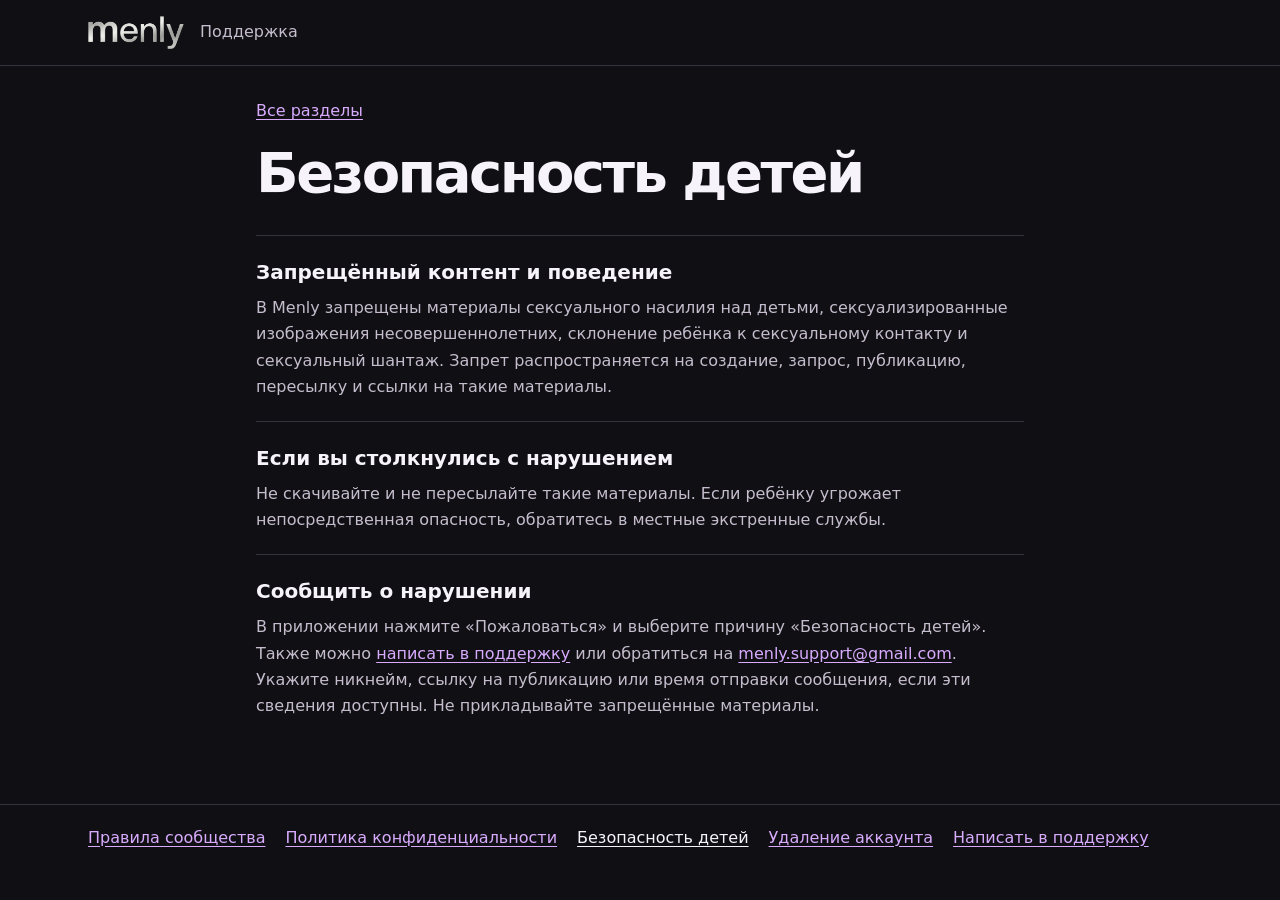
<file: menly/child-safety.html>
<!doctype html>
<html lang="ru">
<head>
<meta charset="utf-8">
<meta name="viewport" content="width=device-width, initial-scale=1">
<title>Безопасность детей · Menly</title>
<meta name="description" content="Правила защиты детей и действия при угрозе.">
<link rel="stylesheet" href="style.css">
</head>
<body>
<header><div class="wrap"><a class="brand" href="index.html"><img src="wordmark.png" alt="Menly"><span>Поддержка</span></a></div></header>
<main class="wrap document"><a class="back" href="index.html">Все разделы</a><h1>Безопасность детей</h1><section><h2>Запрещённый контент и поведение</h2><p>В Menly запрещены материалы сексуального насилия над детьми, сексуализированные изображения несовершеннолетних, склонение ребёнка к сексуальному контакту и сексуальный шантаж. Запрет распространяется на создание, запрос, публикацию, пересылку и ссылки на такие материалы.</p></section>
<section><h2>Если вы столкнулись с нарушением</h2><p>Не скачивайте и не пересылайте такие материалы. Если ребёнку угрожает непосредственная опасность, обратитесь в местные экстренные службы.</p></section><section><h2>Сообщить о нарушении</h2><p>В приложении нажмите «Пожаловаться» и выберите причину «Безопасность детей». Также можно <a href="contact.html">написать в поддержку</a> или обратиться на <a href="mailto:menly.support@gmail.com">menly.support@gmail.com</a>. Укажите никнейм, ссылку на публикацию или время отправки сообщения, если эти сведения доступны. Не прикладывайте запрещённые материалы.</p></section></main>
<footer><nav class="wrap" aria-label="Документы Menly"><a href="community-rules.html">Правила сообщества</a><a href="privacy.html">Политика конфиденциальности</a><a href="child-safety.html" aria-current="page">Безопасность детей</a><a href="delete-account.html">Удаление аккаунта</a><a href="contact.html">Написать в поддержку</a></nav></footer>
</body>
</html>
</file>
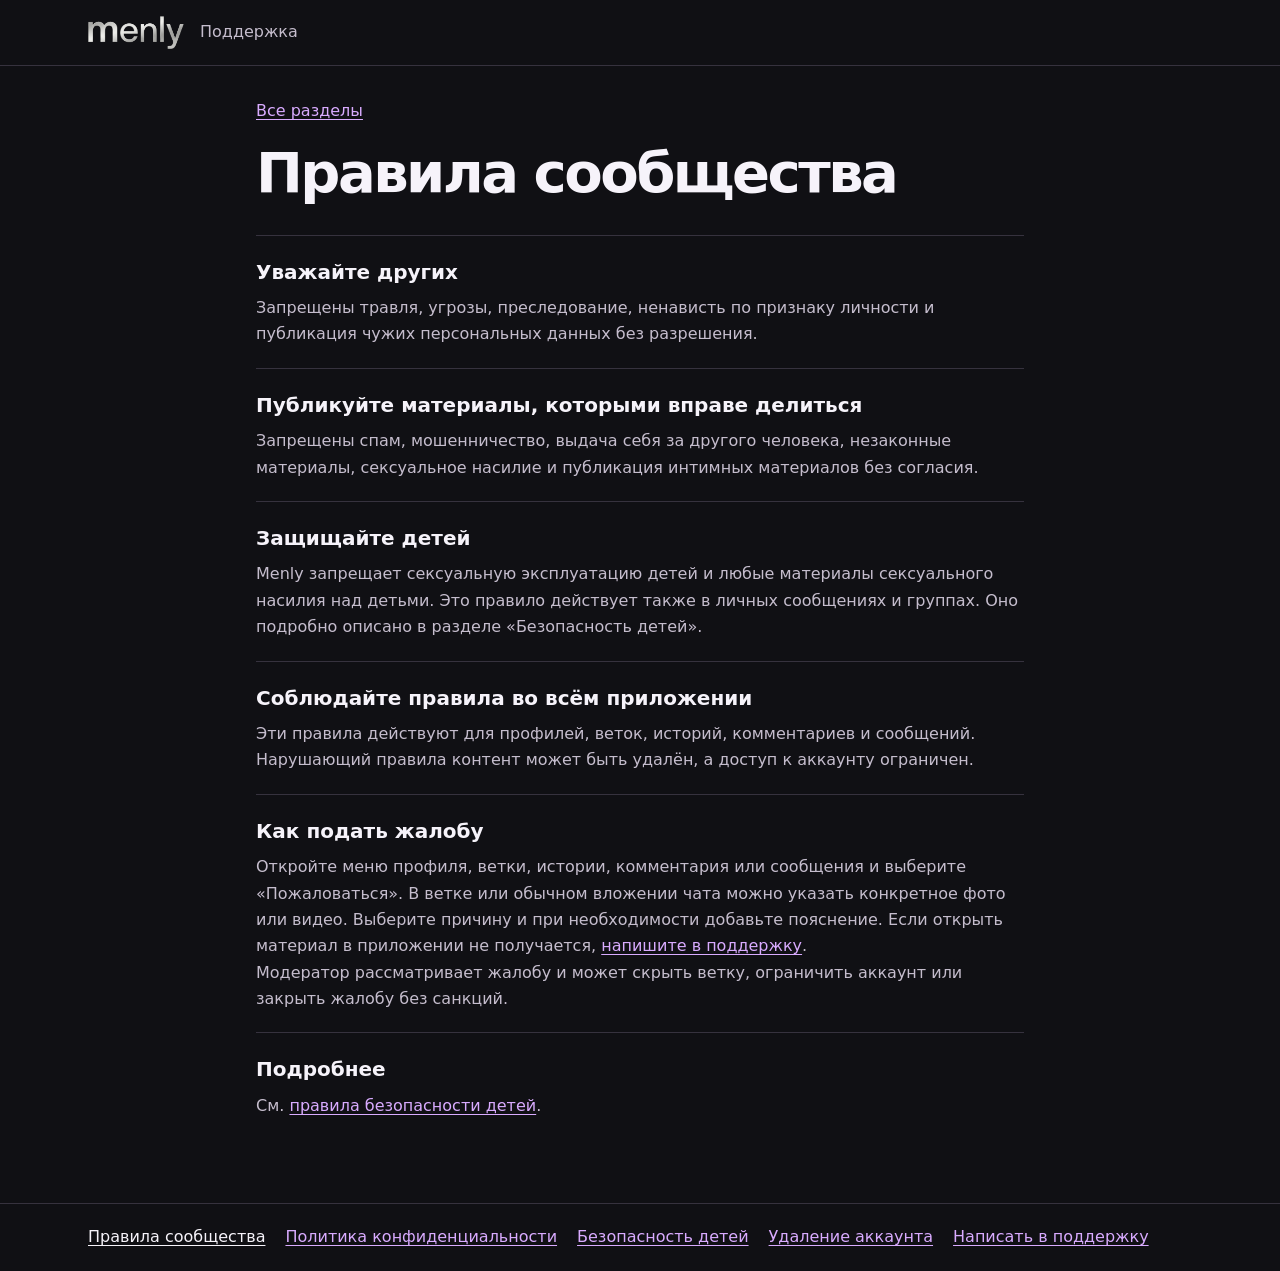
<file: menly/community-rules.html>
<!doctype html>
<html lang="ru">
<head>
<meta charset="utf-8">
<meta name="viewport" content="width=device-width, initial-scale=1">
<title>Правила сообщества · Menly</title>
<meta name="description" content="Что можно публиковать и какие действия запрещены.">
<link rel="stylesheet" href="style.css">
</head>
<body>
<header><div class="wrap"><a class="brand" href="index.html"><img src="wordmark.png" alt="Menly"><span>Поддержка</span></a></div></header>
<main class="wrap document"><a class="back" href="index.html">Все разделы</a><h1>Правила сообщества</h1><section><h2>Уважайте других</h2><p>Запрещены травля, угрозы, преследование, ненависть по признаку личности и публикация чужих персональных данных без разрешения.</p></section>
<section><h2>Публикуйте материалы, которыми вправе делиться</h2><p>Запрещены спам, мошенничество, выдача себя за другого человека, незаконные материалы, сексуальное насилие и публикация интимных материалов без согласия.</p></section>
<section><h2>Защищайте детей</h2><p>Menly запрещает сексуальную эксплуатацию детей и любые материалы сексуального насилия над детьми. Это правило действует также в личных сообщениях и группах. Оно подробно описано в разделе «Безопасность детей».</p></section>
<section><h2>Соблюдайте правила во всём приложении</h2><p>Эти правила действуют для профилей, веток, историй, комментариев и сообщений. Нарушающий правила контент может быть удалён, а доступ к аккаунту ограничен.</p></section><section><h2>Как подать жалобу</h2><p>Откройте меню профиля, ветки, истории, комментария или сообщения и выберите «Пожаловаться». В ветке или обычном вложении чата можно указать конкретное фото или видео. Выберите причину и при необходимости добавьте пояснение. Если открыть материал в приложении не получается, <a href="contact.html">напишите в поддержку</a>.</p><p>Модератор рассматривает жалобу и может скрыть ветку, ограничить аккаунт или закрыть жалобу без санкций.</p></section>
<section><h2>Подробнее</h2><p>См. <a href="child-safety.html">правила безопасности детей</a>.</p></section></main>
<footer><nav class="wrap" aria-label="Документы Menly"><a href="community-rules.html" aria-current="page">Правила сообщества</a><a href="privacy.html">Политика конфиденциальности</a><a href="child-safety.html">Безопасность детей</a><a href="delete-account.html">Удаление аккаунта</a><a href="contact.html">Написать в поддержку</a></nav></footer>
</body>
</html>
</file>
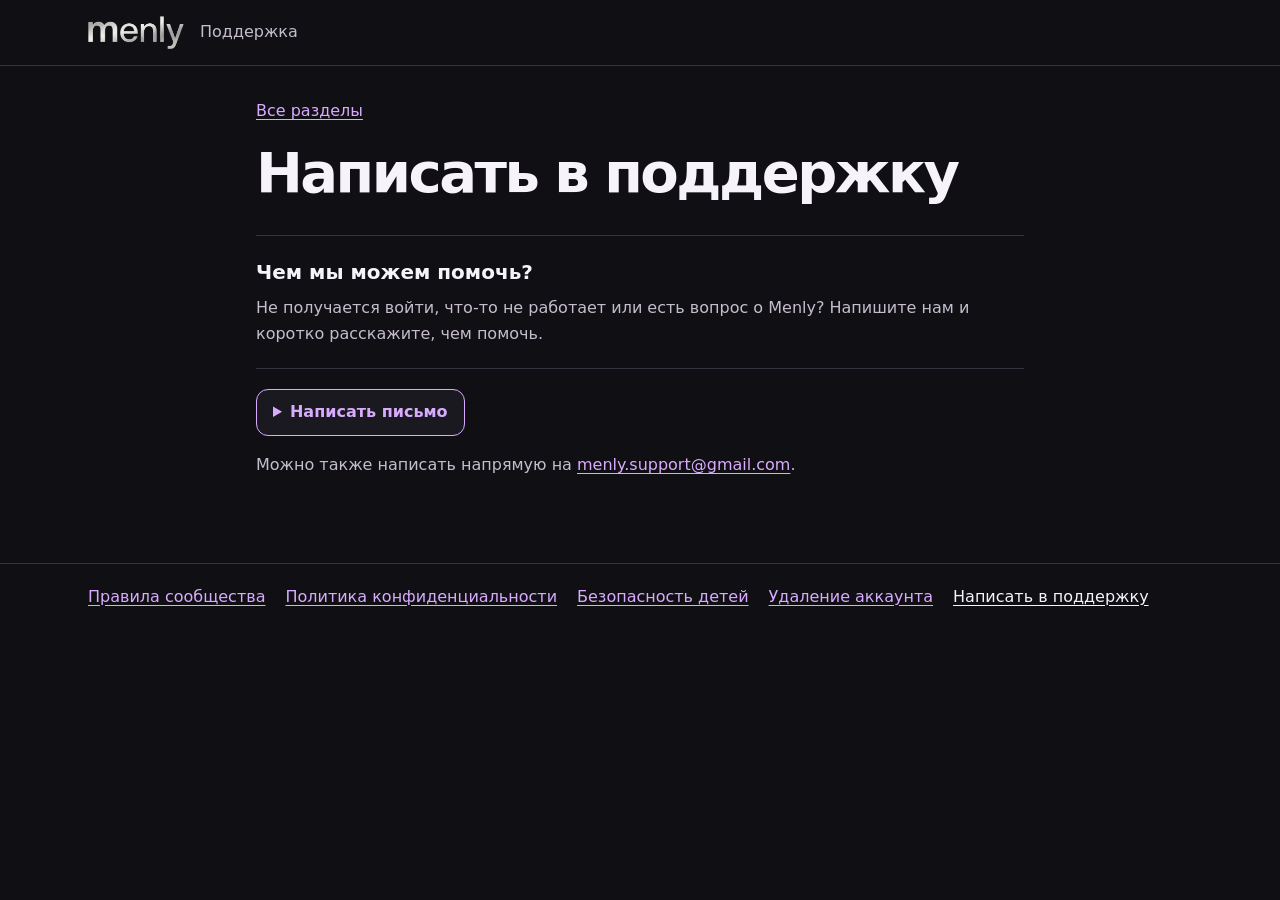
<file: menly/contact.html>
<!doctype html>
<html lang="ru">
<head>
<meta charset="utf-8">
<meta name="viewport" content="width=device-width, initial-scale=1">
<title>Написать в поддержку · Menly</title>
<meta name="description" content="Свяжитесь с поддержкой Menly.">
<link rel="stylesheet" href="style.css">
</head>
<body>
<header><div class="wrap"><a class="brand" href="index.html"><img src="wordmark.png" alt="Menly"><span>Поддержка</span></a></div></header>
<main class="wrap document">
<a class="back" href="index.html">Все разделы</a>
<h1>Написать в поддержку</h1>
<section><h2>Чем мы можем помочь?</h2><p>Не получается войти, что-то не работает или есть вопрос о Menly? Напишите нам и коротко расскажите, чем помочь.</p></section>
<section>
<details class="support-request">
  <summary>Написать письмо</summary>
  <form id="support-form" action="mailto:menly.support@gmail.com" method="post" enctype="text/plain">
    <label for="support-topic">Тема обращения</label>
    <select id="support-topic" name="topic" required>
      <option value="">Выберите тему</option>
      <option>Вход и аккаунт</option>
      <option>Ошибка в приложении</option>
      <option>Жалоба</option>
      <option>Конфиденциальность и данные</option>
      <option>Предложение</option>
      <option>Другой вопрос</option>
    </select>
    <label for="support-email">Почта для ответа</label>
    <input id="support-email" name="email" type="email" autocomplete="email" maxlength="254" required>
    <label for="support-description">Что случилось?</label>
    <textarea id="support-description" name="description" rows="5" maxlength="1000" required></textarea>
    <p>Откроется черновик. Нажмите «Отправить» в почтовом приложении.</p>
    <button type="submit">Открыть черновик письма</button>
  </form>
</details>
<p class="support-address">Можно также написать напрямую на <a href="mailto:menly.support@gmail.com">menly.support@gmail.com</a>.</p>
</section>
</main>
<footer><nav class="wrap" aria-label="Документы Menly"><a href="community-rules.html">Правила сообщества</a><a href="privacy.html">Политика конфиденциальности</a><a href="child-safety.html">Безопасность детей</a><a href="delete-account.html">Удаление аккаунта</a><a href="contact.html" aria-current="page">Написать в поддержку</a></nav></footer>
<script src="contact.js" defer></script>
</body>
</html>
</file>
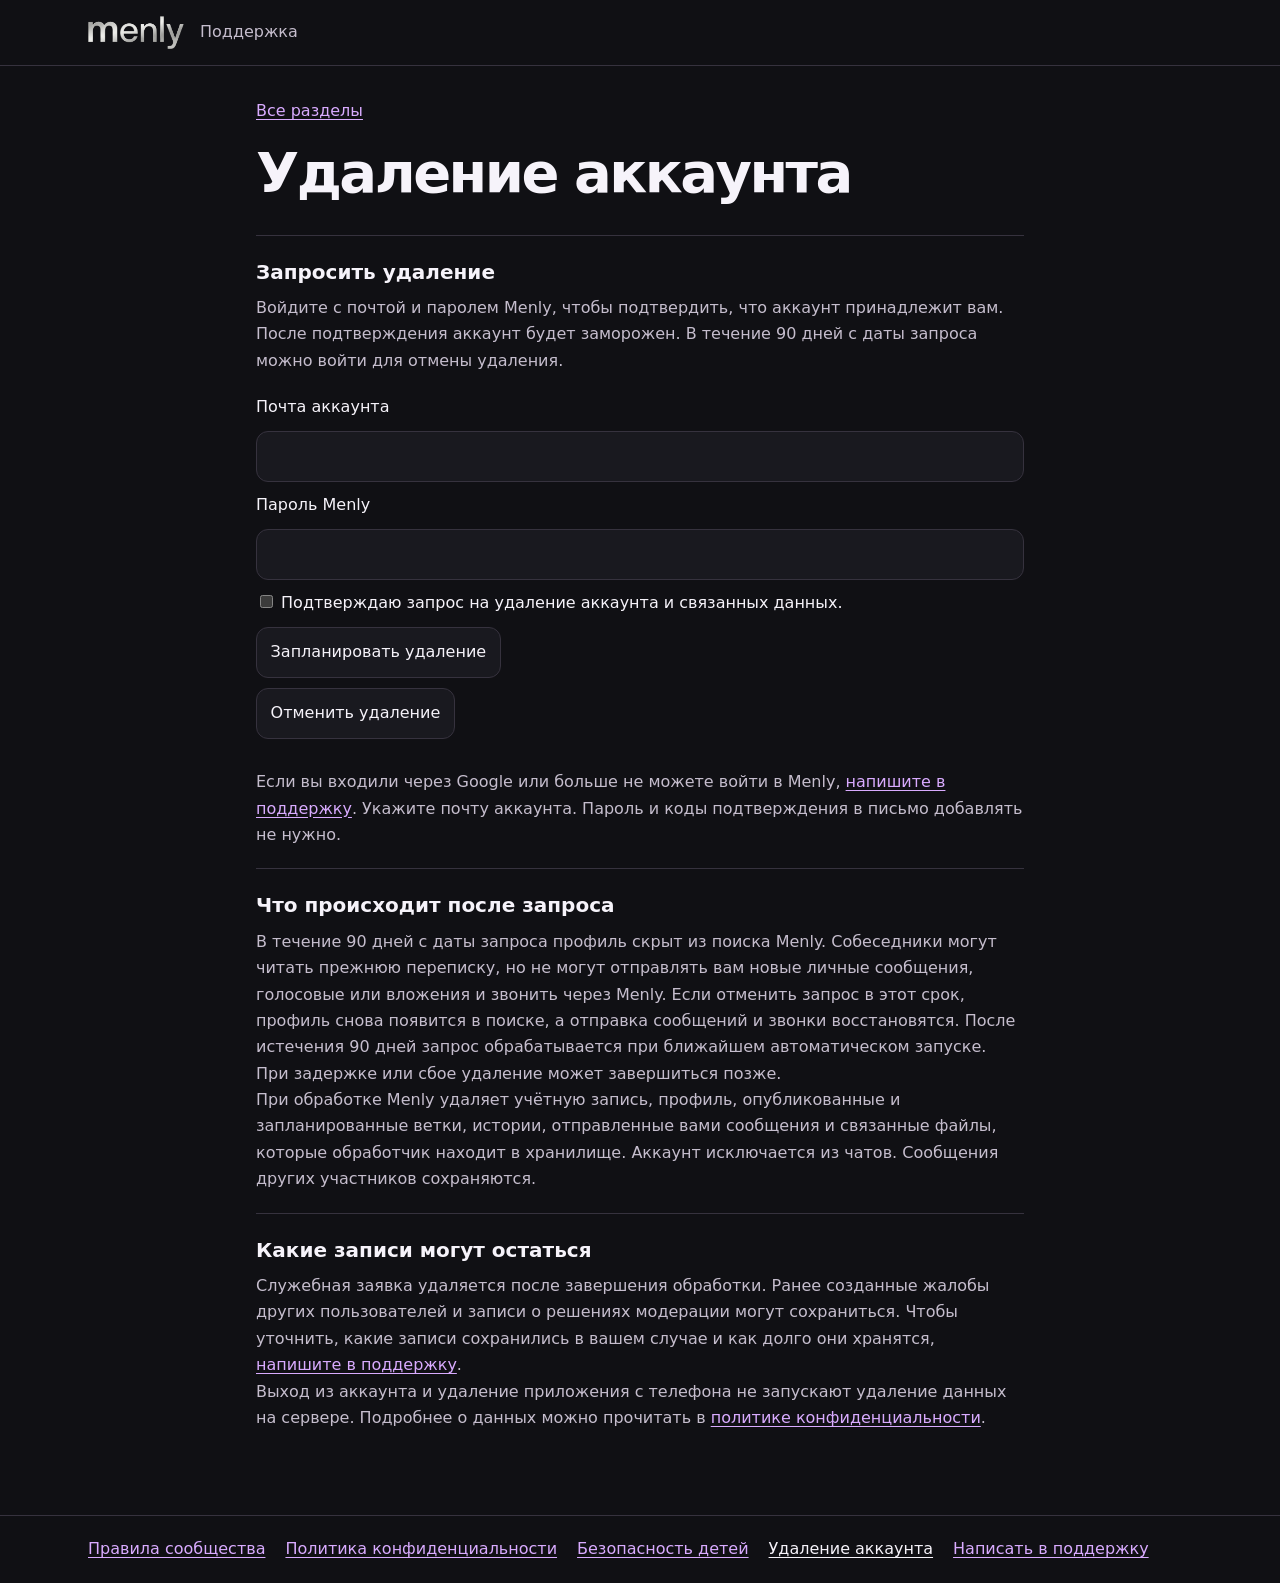
<file: menly/delete-account.html>
<!doctype html>
<html lang="ru">
<head>
<meta charset="utf-8">
<meta name="viewport" content="width=device-width, initial-scale=1">
<title>Удаление аккаунта · Menly</title>
<meta name="description" content="Информация о запросе на удаление и данных аккаунта.">
<link rel="stylesheet" href="style.css">
</head>
<body>
<header><div class="wrap"><a class="brand" href="index.html"><img src="wordmark.png" alt="Menly"><span>Поддержка</span></a></div></header>
<main class="wrap document"><a class="back" href="index.html">Все разделы</a><h1>Удаление аккаунта</h1><section>
<h2>Запросить удаление</h2>
<p>Войдите с почтой и паролем Menly, чтобы подтвердить, что аккаунт принадлежит вам. После подтверждения аккаунт будет заморожен. В течение 90 дней с даты запроса можно войти для отмены удаления.</p>
<form id="deletion-form" class="deletion-form" method="post" hidden>
<label for="deletion-email">Почта аккаунта</label>
<input id="deletion-email" name="email" type="email" autocomplete="username" required>
<label for="deletion-password">Пароль Menly</label>
<input id="deletion-password" type="password" autocomplete="current-password" required>
<label><input name="confirmDeletion" type="checkbox"> Подтверждаю запрос на удаление аккаунта и связанных данных.</label>
<button type="submit" value="schedule">Запланировать удаление</button>
<button type="submit" value="cancel">Отменить удаление</button>
<p id="deletion-status" role="status"></p>
</form>
<p>Если вы входили через Google или больше не можете войти в Menly, <a href="contact.html">напишите в поддержку</a>. Укажите почту аккаунта. Пароль и коды подтверждения в письмо добавлять не нужно.</p>
</section>
<section><h2>Что происходит после запроса</h2><p>В течение 90 дней с даты запроса профиль скрыт из поиска Menly. Собеседники могут читать прежнюю переписку, но не могут отправлять вам новые личные сообщения, голосовые или вложения и звонить через Menly. Если отменить запрос в этот срок, профиль снова появится в поиске, а отправка сообщений и звонки восстановятся. После истечения 90 дней запрос обрабатывается при ближайшем автоматическом запуске. При задержке или сбое удаление может завершиться позже.</p><p>При обработке Menly удаляет учётную запись, профиль, опубликованные и запланированные ветки, истории, отправленные вами сообщения и связанные файлы, которые обработчик находит в хранилище. Аккаунт исключается из чатов. Сообщения других участников сохраняются.</p></section>
<section><h2>Какие записи могут остаться</h2><p>Служебная заявка удаляется после завершения обработки. Ранее созданные жалобы других пользователей и записи о решениях модерации могут сохраниться. Чтобы уточнить, какие записи сохранились в вашем случае и как долго они хранятся, <a href="contact.html">напишите в поддержку</a>.</p><p>Выход из аккаунта и удаление приложения с телефона не запускают удаление данных на сервере. Подробнее о данных можно прочитать в <a href="privacy.html">политике конфиденциальности</a>.</p></section>
</main>
<footer><nav class="wrap" aria-label="Документы Menly"><a href="community-rules.html">Правила сообщества</a><a href="privacy.html">Политика конфиденциальности</a><a href="child-safety.html">Безопасность детей</a><a href="delete-account.html" aria-current="page">Удаление аккаунта</a><a href="contact.html">Написать в поддержку</a></nav></footer>
<script src="delete-account.js?v=3" defer></script>
</body>
</html>
</file>
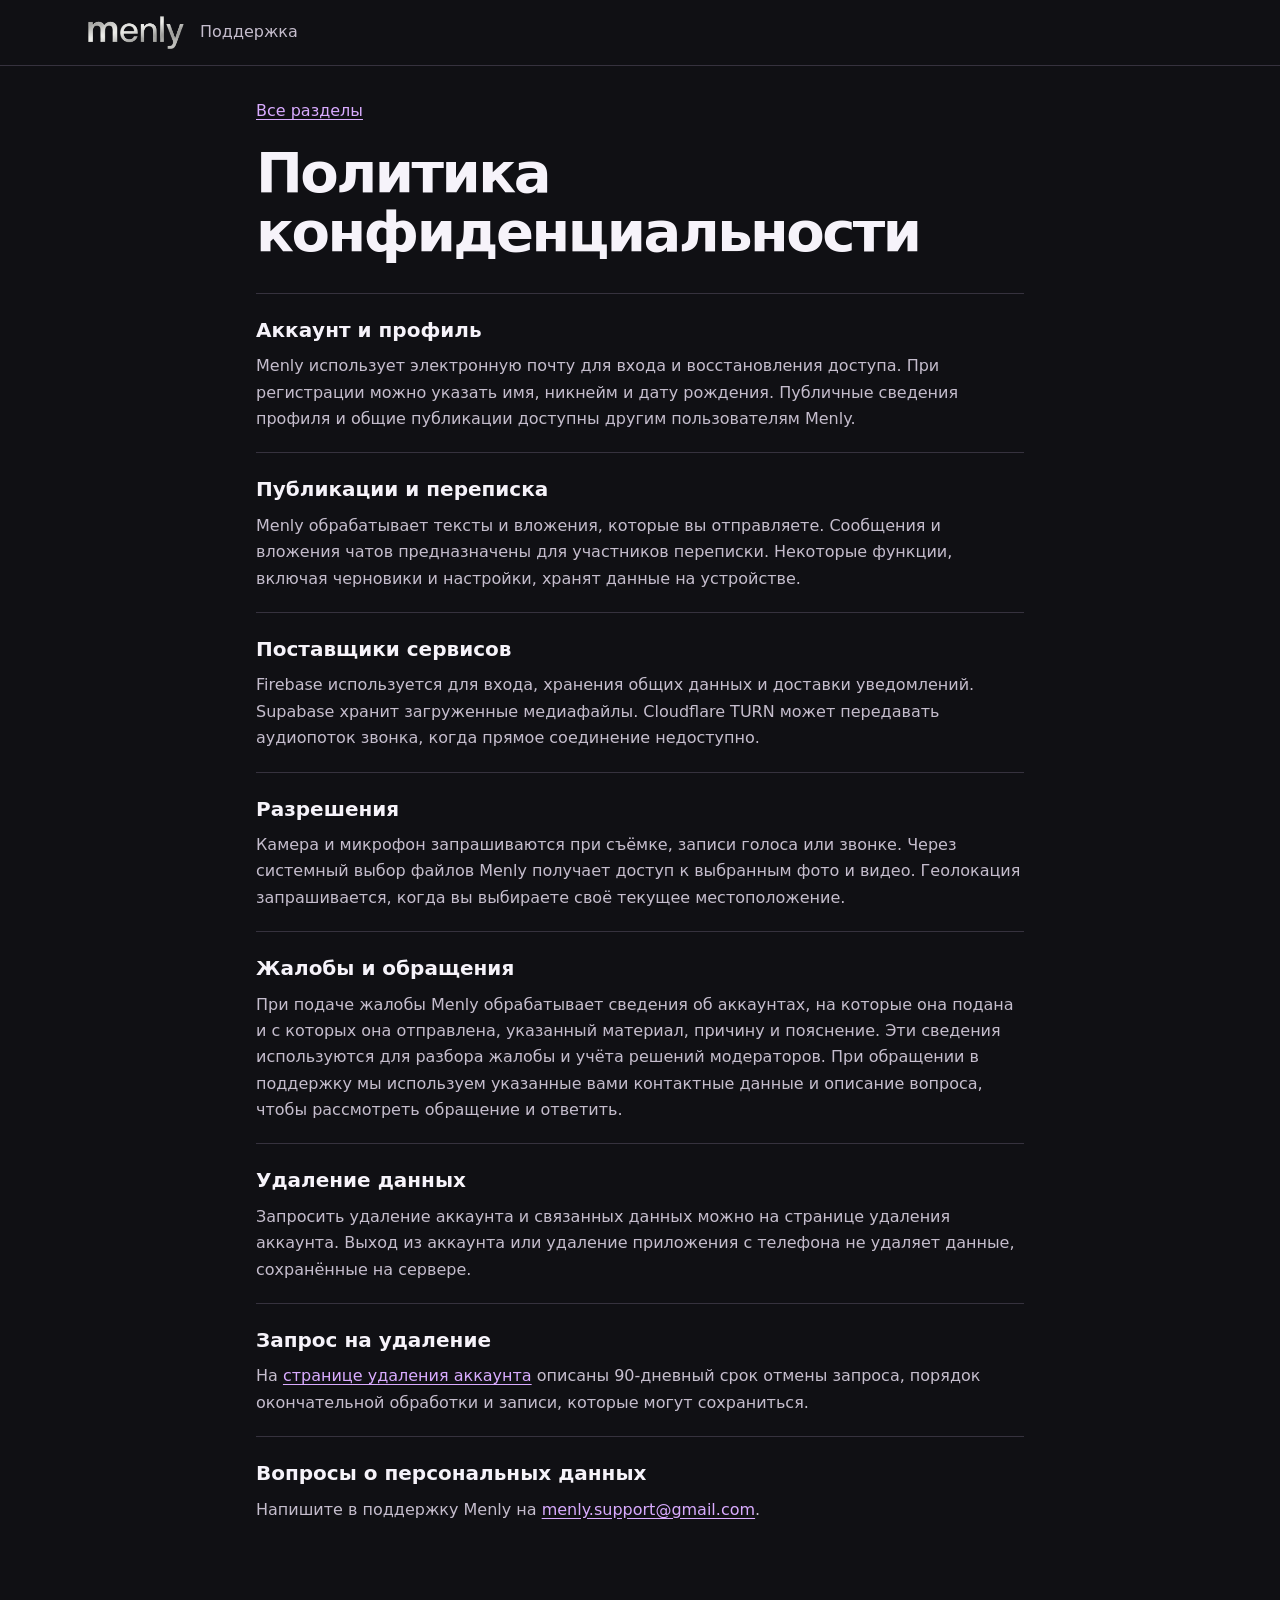
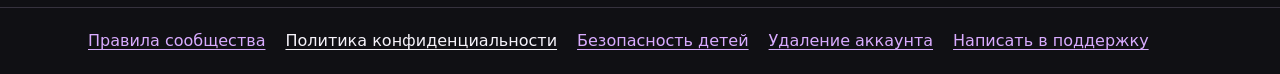
<file: menly/privacy.html>
<!doctype html>
<html lang="ru">
<head>
<meta charset="utf-8">
<meta name="viewport" content="width=device-width, initial-scale=1">
<title>Политика конфиденциальности · Menly</title>
<meta name="description" content="Какие данные обрабатывает Menly и для чего.">
<link rel="stylesheet" href="style.css">
</head>
<body>
<header><div class="wrap"><a class="brand" href="index.html"><img src="wordmark.png" alt="Menly"><span>Поддержка</span></a></div></header>
<main class="wrap document"><a class="back" href="index.html">Все разделы</a><h1>Политика конфиденциальности</h1><section><h2>Аккаунт и профиль</h2><p>Menly использует электронную почту для входа и восстановления доступа. При регистрации можно указать имя, никнейм и дату рождения. Публичные сведения профиля и общие публикации доступны другим пользователям Menly.</p></section>
<section><h2>Публикации и переписка</h2><p>Menly обрабатывает тексты и вложения, которые вы отправляете. Сообщения и вложения чатов предназначены для участников переписки. Некоторые функции, включая черновики и настройки, хранят данные на устройстве.</p></section>
<section><h2>Поставщики сервисов</h2><p>Firebase используется для входа, хранения общих данных и доставки уведомлений. Supabase хранит загруженные медиафайлы. Cloudflare TURN может передавать аудиопоток звонка, когда прямое соединение недоступно.</p></section>
<section><h2>Разрешения</h2><p>Камера и микрофон запрашиваются при съёмке, записи голоса или звонке. Через системный выбор файлов Menly получает доступ к выбранным фото и видео. Геолокация запрашивается, когда вы выбираете своё текущее местоположение.</p></section>
<section><h2>Жалобы и обращения</h2><p>При подаче жалобы Menly обрабатывает сведения об аккаунтах, на которые она подана и с которых она отправлена, указанный материал, причину и пояснение. Эти сведения используются для разбора жалобы и учёта решений модераторов. При обращении в поддержку мы используем указанные вами контактные данные и описание вопроса, чтобы рассмотреть обращение и ответить.</p></section>
<section><h2>Удаление данных</h2><p>Запросить удаление аккаунта и связанных данных можно на странице удаления аккаунта. Выход из аккаунта или удаление приложения с телефона не удаляет данные, сохранённые на сервере.</p></section><section><h2>Запрос на удаление</h2><p>На <a href="delete-account.html">странице удаления аккаунта</a> описаны 90-дневный срок отмены запроса, порядок окончательной обработки и записи, которые могут сохраниться.</p></section><section><h2>Вопросы о персональных данных</h2><p>Напишите в поддержку Menly на <a href="mailto:menly.support@gmail.com">menly.support@gmail.com</a>.</p></section></main>
<footer><nav class="wrap" aria-label="Документы Menly"><a href="community-rules.html">Правила сообщества</a><a href="privacy.html" aria-current="page">Политика конфиденциальности</a><a href="child-safety.html">Безопасность детей</a><a href="delete-account.html">Удаление аккаунта</a><a href="contact.html">Написать в поддержку</a></nav></footer>
</body>
</html>
</file>
<file: menly/style.css>
:root {
  color-scheme: dark;
  --background: #101014;
  --panel: #19191f;
  --line: #36323e;
  --text: #f6f3fa;
  --muted: #c5bdcd;
  --accent: #d9abff;
  font: 1rem/1.65 system-ui, sans-serif;
}
* { box-sizing: border-box; }
body { margin: 0; background: var(--background); color: var(--text); }
a { color: var(--accent); text-underline-offset: .2em; }
a:focus-visible { outline: 2px solid var(--accent); outline-offset: 5px; }
.wrap { width: min(100% - 2rem, 69rem); margin-inline: auto; }
header { border-bottom: 1px solid var(--line); }
.brand { display: inline-flex; align-items: center; gap: 1rem; padding: 1rem 0; color: var(--muted); text-decoration: none; }
.brand img { width: 6rem; height: auto; }
.hero { padding: clamp(3rem, 9vw, 6.5rem) 0 2.5rem; background: radial-gradient(ellipse at 80% 10%, #362045, transparent 58%); }
h1, h2, p { margin: 0; }
h1 { font-size: clamp(2.5rem, 7vw, 5rem); line-height: 1.04; letter-spacing: -.045em; overflow-wrap: anywhere; }
.hero p { margin-top: 1rem; color: var(--muted); font-size: 1.125rem; }
.cards { display: grid; gap: 1rem; grid-template-columns: repeat(2, minmax(0, 1fr)); margin: 1rem auto 4rem; }
.card { display: grid; align-content: start; gap: .5rem; padding: clamp(1.25rem, 4vw, 2rem); border: 1px solid var(--line); border-radius: 1.2rem; background: var(--panel); text-decoration: none; }
.card:hover { border-color: var(--accent); }
.card strong { font-size: 1.25rem; }
.card span { color: var(--muted); }
.document { max-width: 48rem; padding-bottom: 4rem; }
.document h1 { font-size: clamp(2rem, 5.5vw, 3.5rem); margin: 1.25rem 0 2rem; }
.document section { padding: 1.25rem 0; border-top: 1px solid var(--line); }
.document h2 { font-size: 1.25rem; margin-bottom: .4rem; }
.document p { color: var(--muted); }
.back { display: inline-block; margin-top: 2rem; }
footer { border-top: 1px solid var(--line); padding: 1.25rem 0; color: var(--muted); }
footer nav { display: flex; flex-wrap: wrap; gap: .5rem 1.25rem; }
footer a[aria-current="page"] { color: var(--text); }
@media (max-width: 41rem) { .cards { grid-template-columns: 1fr; } }
footer .contact { margin-top: .75rem; }

.support-request summary, .support-request button {
  width: fit-content;
  border: 1px solid var(--accent);
  border-radius: .75rem;
  padding: .6rem 1rem;
  background: var(--panel);
  color: var(--accent);
  font: inherit;
  font-weight: 600;
  cursor: pointer;
}
.support-request summary:focus-visible, .support-request button:focus-visible,
.support-request :is(input, select, textarea):focus-visible {
  outline: 2px solid var(--accent);
  outline-offset: 3px;
}
.support-request form {
  display: grid;
  gap: .6rem;
  margin-top: 1.25rem;
}
.support-request :is(input, select, textarea) {
  width: 100%;
  border: 1px solid var(--line);
  border-radius: .75rem;
  background: var(--panel);
  color: var(--text);
  padding: .7rem .85rem;
  font: inherit;
  margin-bottom: .4rem;
}
.support-request textarea { resize: vertical; }
.support-address { margin-top: 1rem; overflow-wrap: anywhere; }

.help-center [hidden] { display: none !important; }
.help-hero { padding-bottom: 3rem; }
.help-hero h1 { max-width: 16ch; }
.help-search { max-width: 48rem; margin-top: 2rem; }
.help-search label { display: block; margin-bottom: .5rem; font-weight: 650; }
.help-search-row { display: flex; flex-wrap: wrap; gap: .65rem; }
.help-search input {
  flex: 1 1 15rem;
  min-width: 0;
  padding: .9rem 1rem;
  border: 1px solid var(--line);
  border-radius: .9rem;
  background: var(--panel);
  color: var(--text);
  font: inherit;
}
.help-search button {
  background: var(--panel);
  color: var(--accent);
  border: 1px solid var(--line);
  border-radius: .9rem;
  padding: .65rem 1rem;
  font: inherit;
  cursor: pointer;
}
.help-search :is(input, button):focus-visible, .help-article summary:focus-visible {
  outline: 2px solid var(--accent);
  outline-offset: 3px;
}
.help-search #help-status { margin-top: .7rem; font-size: 1rem; }
.help-body { padding-bottom: 4rem; }
.help-featured { margin: 1rem 0 3rem; }
.help-featured div { display: flex; flex-wrap: wrap; gap: .65rem; margin-top: 1rem; }
.help-featured a {
  padding: .45rem .8rem;
  border: 1px solid var(--line);
  border-radius: .8rem;
  background: var(--panel);
  text-decoration: none;
}
.help-body .cards { margin: 1rem 0 3rem; }
.help-articles { max-width: 50rem; }
.help-group { margin: 0 0 2.4rem; scroll-margin: 1rem; }
.help-group h2 { margin-bottom: .65rem; }
.help-article { border-top: 1px solid var(--line); scroll-margin: 1rem; }
.help-article:last-child { border-bottom: 1px solid var(--line); }
.help-article summary { font-weight: 600; padding: .85rem 0; cursor: pointer; }
.help-article p { color: var(--muted); padding: 0 .5rem 1rem 1.2rem; }
.help-empty { margin: 1.5rem 0; }
.help-contact { padding: 1.4rem; background: var(--panel); border-radius: 1rem; }
.help-contact a { display: inline-block; margin-top: .45rem; }

.deletion-form { display: grid; gap: .65rem; margin: 1.25rem 0; }
.deletion-form[hidden] { display: none; }
.deletion-form :is(input[type="email"], input[type="password"], button) {
  border: 1px solid var(--line);
  border-radius: .75rem;
  background: var(--panel);
  color: var(--text);
  padding: .7rem .85rem;
  font: inherit;
}
.deletion-form button { width: fit-content; color: var(--accent); cursor: pointer; }
.deletion-form button:disabled { cursor: wait; opacity: .65; }
</file>
